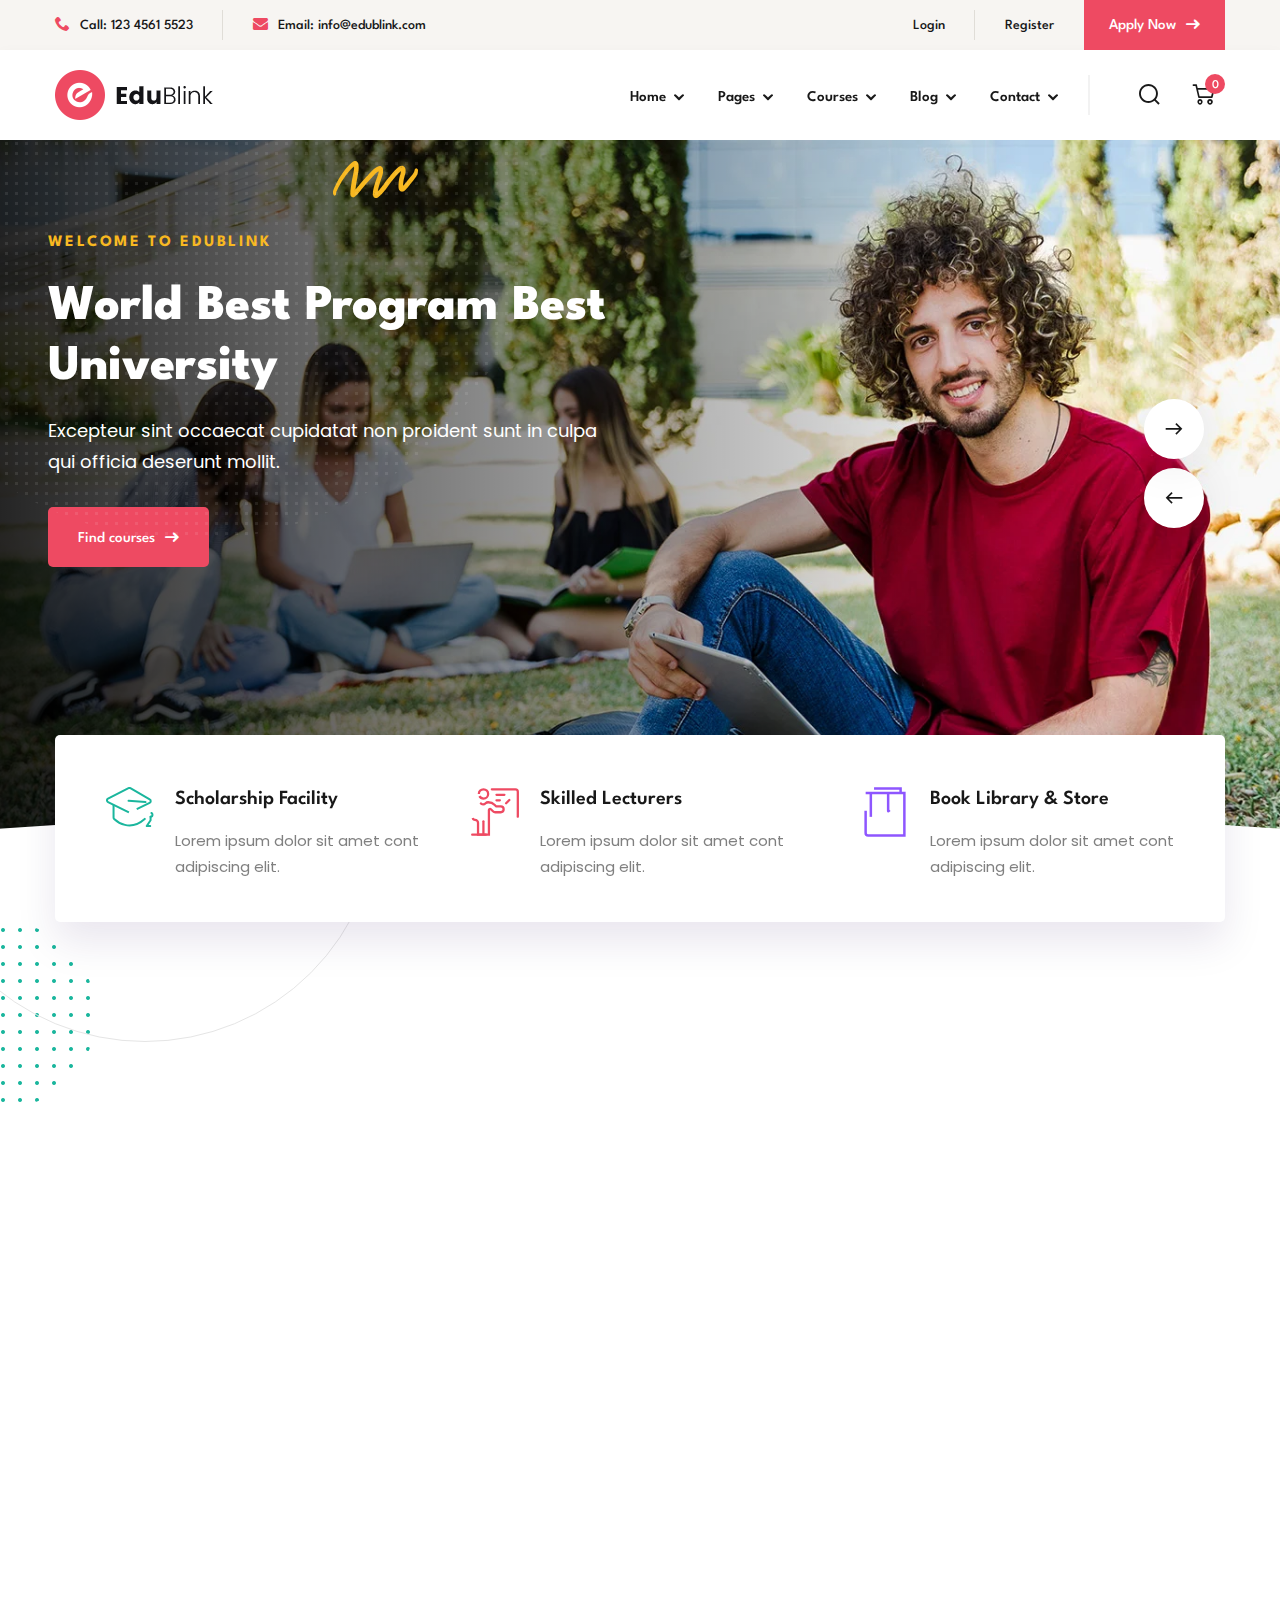
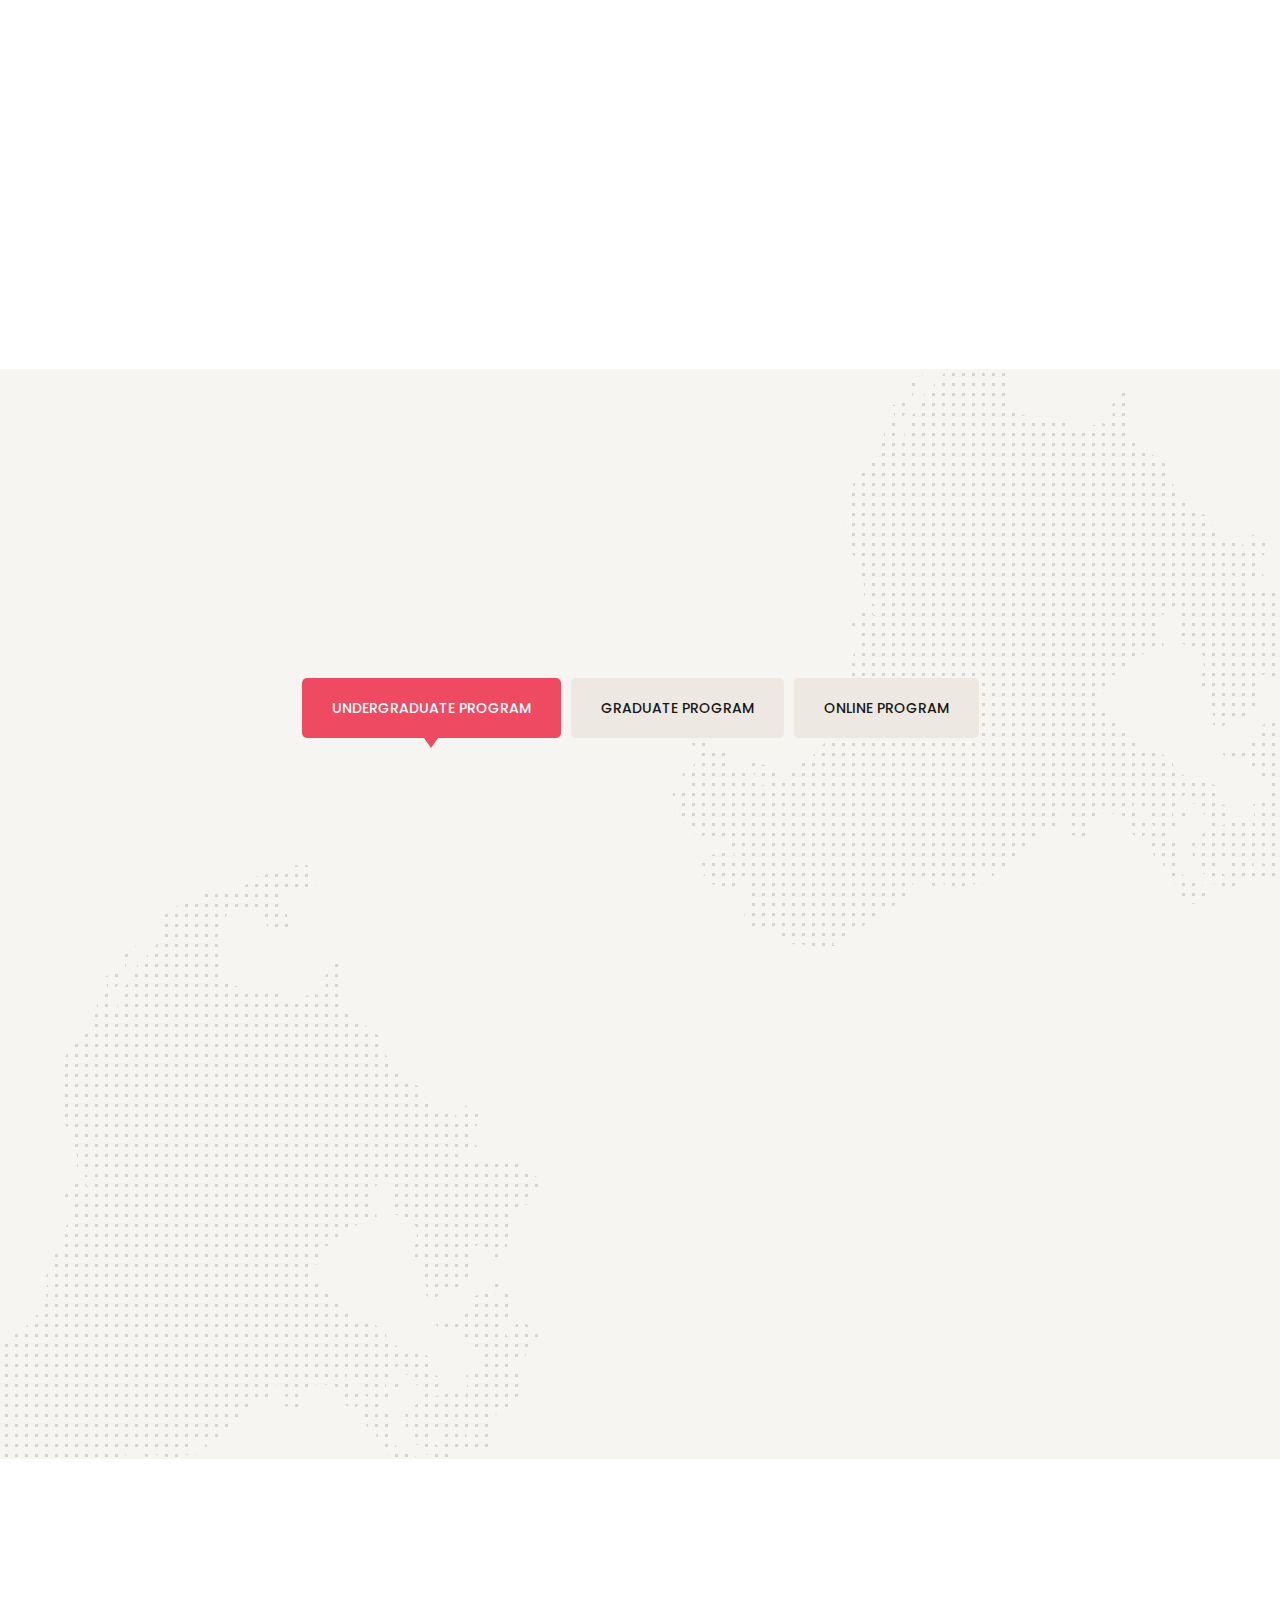
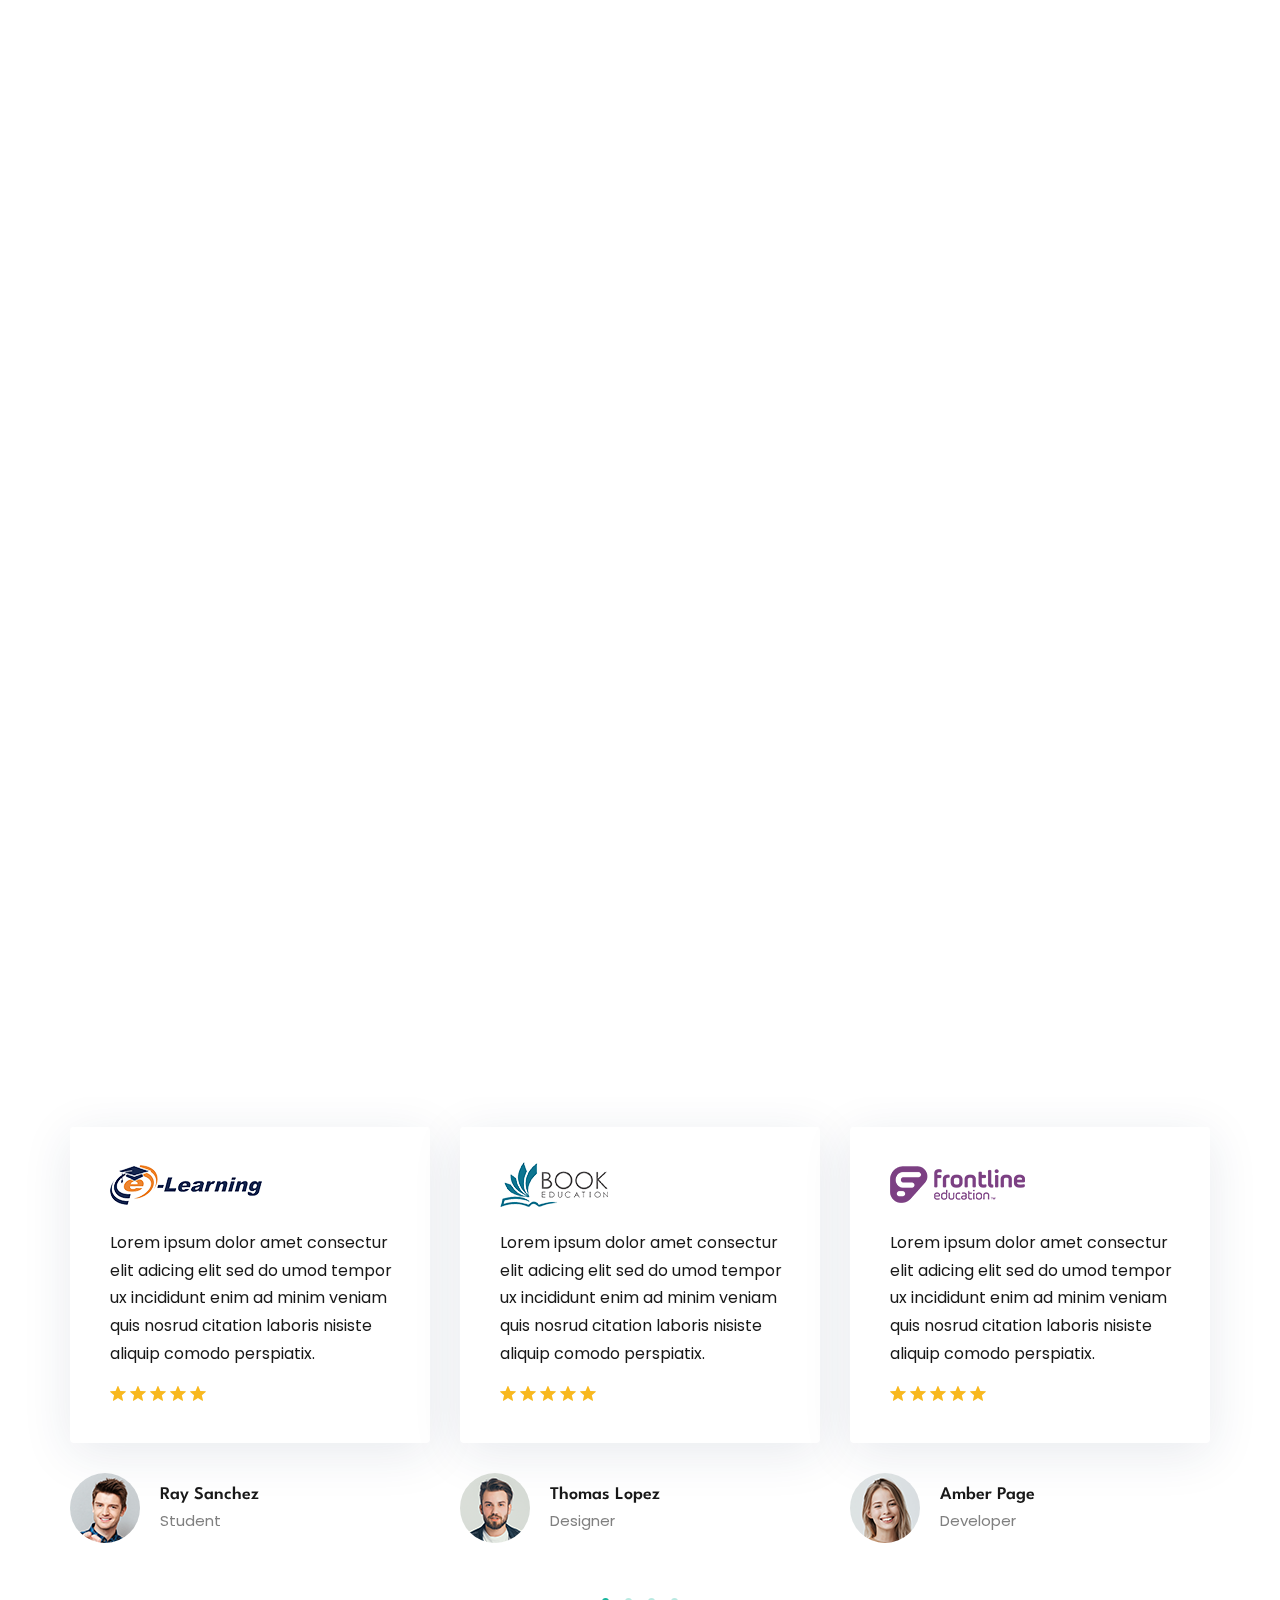
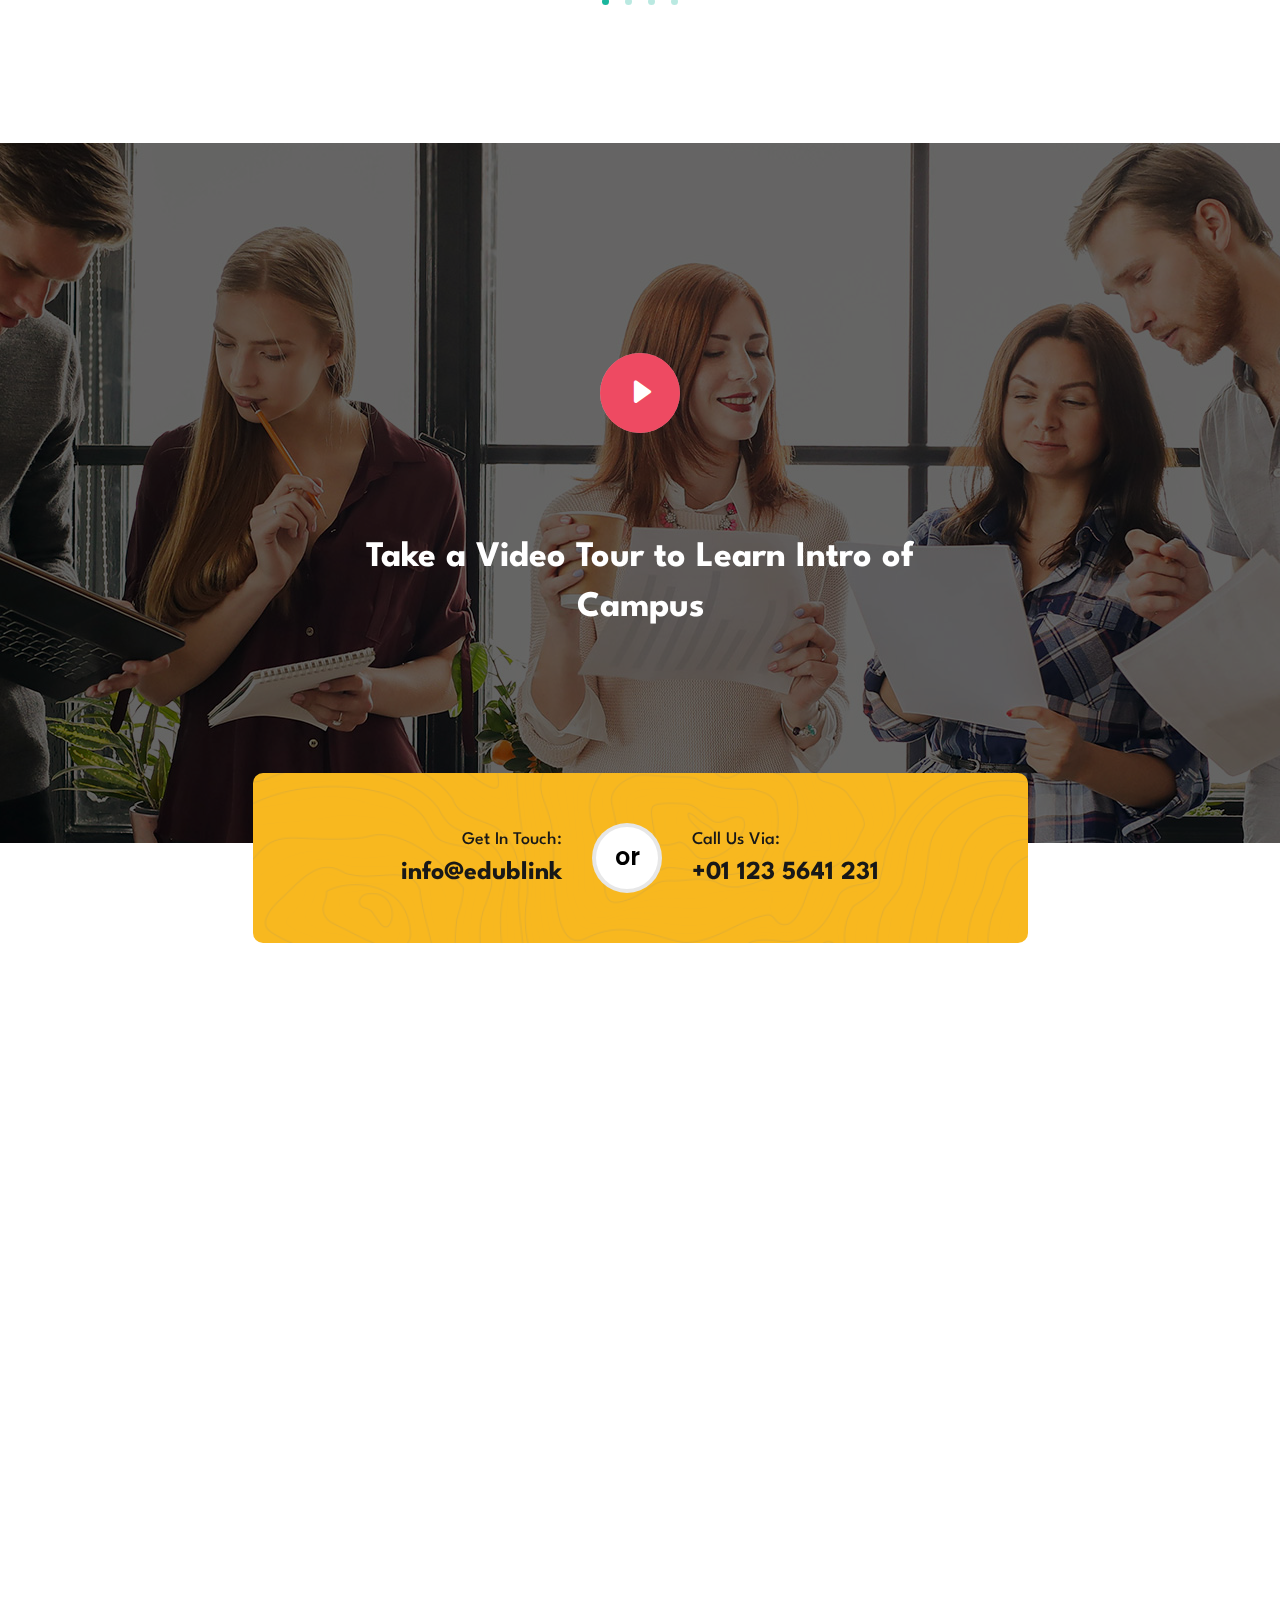
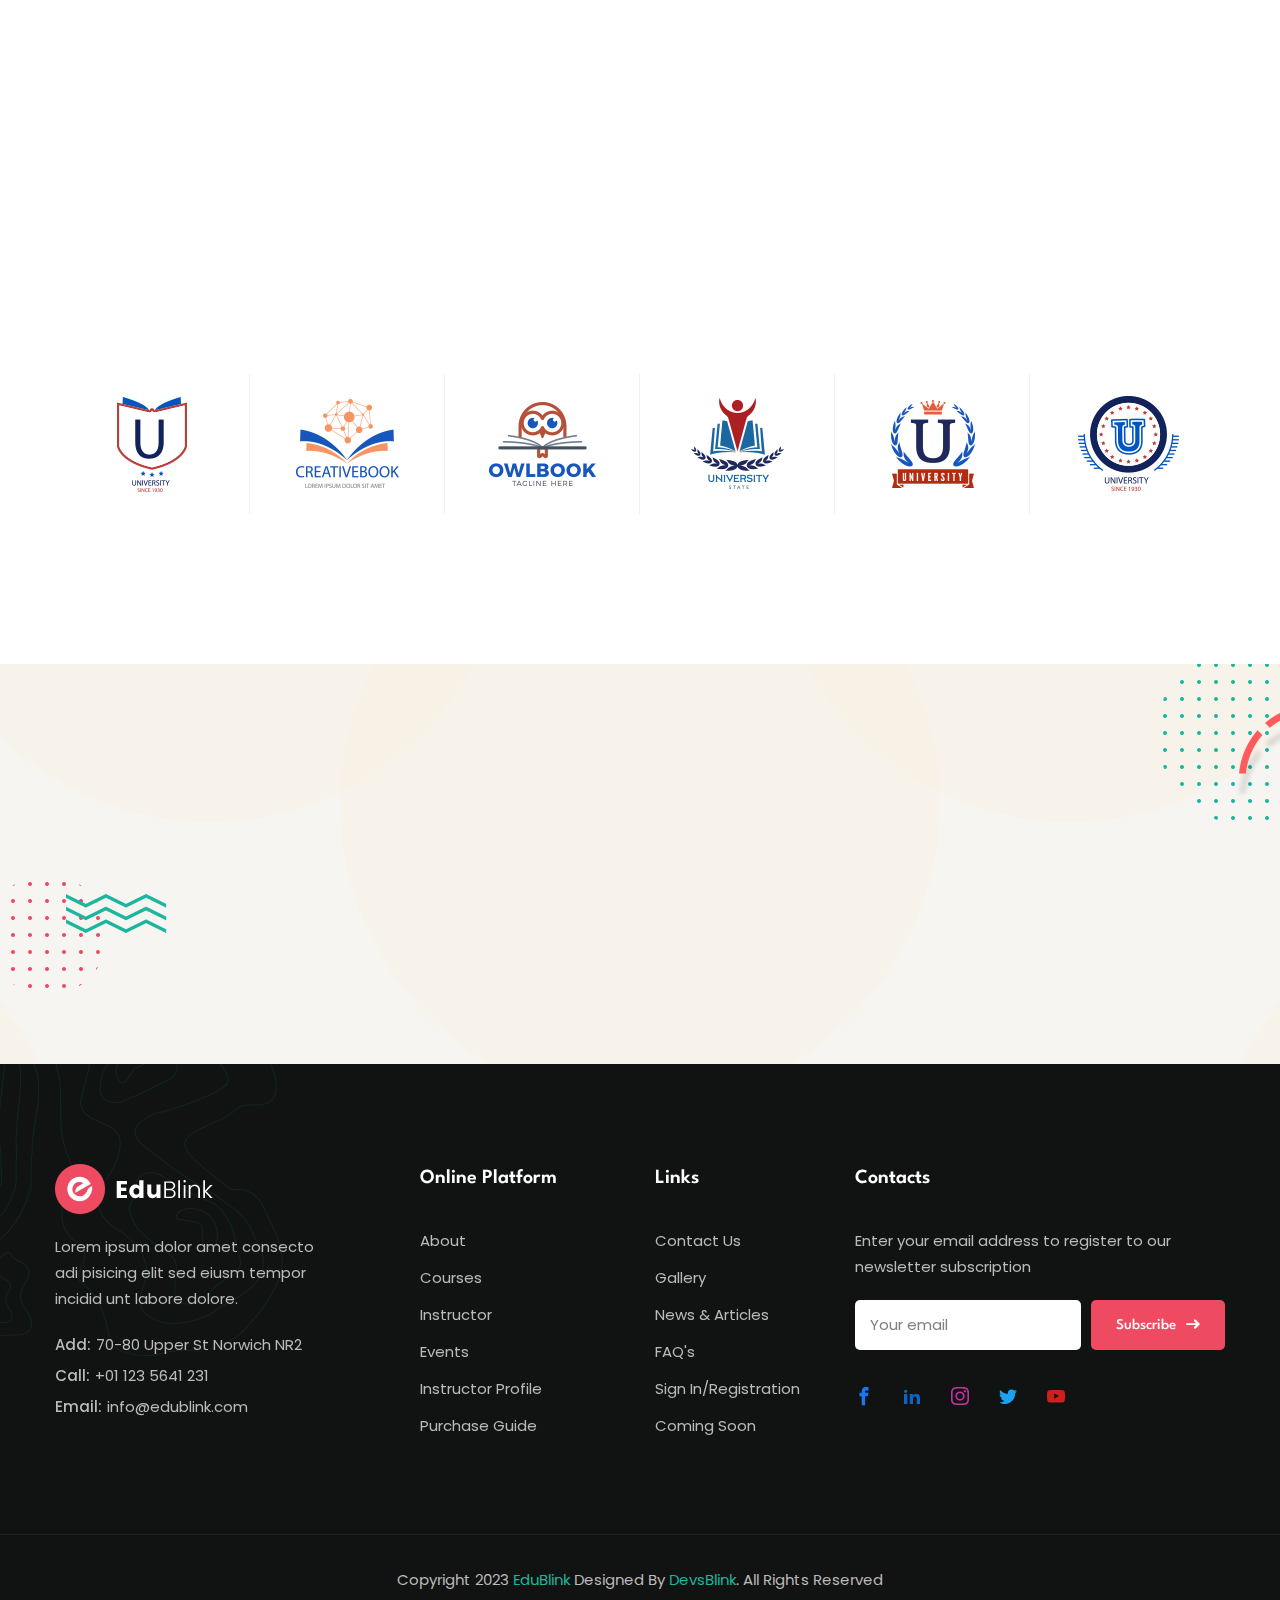
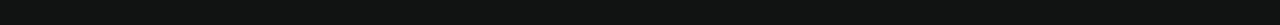
<file: modules/ui/index.html>
<!DOCTYPE html>
<html class="no-js" lang="zxx">

<head>
    <!-- Meta Data -->
    <meta charset="UTF-8">
    <meta http-equiv="X-UA-Compatible" content="IE=edge">
    <title>EduBlink | Online Education Platform</title>
    <meta name="description" content="">
    <meta name="viewport" content="width=device-width, initial-scale=1, shrink-to-fit=no">
    <!-- Favicon -->
    <link rel="shortcut icon" type="image/x-icon" href="assets/images/favicon.png">
    <!-- CSS
	============================================ -->
    <link rel="stylesheet" href="assets/css/vendor/bootstrap.min.css">
    <link rel="stylesheet" href="assets/css/vendor/icomoon.css">
    <link rel="stylesheet" href="assets/css/vendor/remixicon.css">
    <link rel="stylesheet" href="assets/css/vendor/magnifypopup.min.css">
    <link rel="stylesheet" href="assets/css/vendor/odometer.min.css">
    <link rel="stylesheet" href="assets/css/vendor/lightbox.min.css">
    <link rel="stylesheet" href="assets/css/vendor/animation.min.css">
    <link rel="stylesheet" href="assets/css/vendor/jqueru-ui-min.css">
    <link rel="stylesheet" href="assets/css/vendor/swiper-bundle.min.css">
    <link rel="stylesheet" href="assets/css/vendor/tipped.min.css">

    <!-- Site Stylesheet -->
    <link rel="stylesheet" href="assets/css/app.css">

</head>

<body class="sticky-header ">
    <!--[if lte IE 9]>
    <p class="browserupgrade">You are using an <strong>outdated</strong> browser. Please <a href="https://browsehappy.com/">upgrade your browser</a> to improve your experience and security.</p>
  	<![endif]-->

    <div id="edublink-preloader">
        <div class="loading-spinner">
            <div class="preloader-spin-1"></div>
            <div class="preloader-spin-2"></div>
        </div>
        <div class="preloader-close-btn-wraper">
            <span class="btn btn-primary preloader-close-btn">
                Cancel Preloader</span>
        </div>
    </div>

    <div id="main-wrapper" class="main-wrapper">

        <!--=====================================-->
        <!--=        Header Area Start       	=-->
        <!--=====================================-->
        <header class="edu-header header-style-2">
            <div class="header-top-bar">
                <div class="container">
                    <div class="header-top">
                        <div class="header-top-left">
                            <ul class="header-info">
                                <li><a href="tel:+011235641231"><i class="icon-phone"></i>Call: 123 4561 5523</a></li>
                                <li><a href="mailto:info@edublink.com" target="_blank"><i class="icon-envelope"></i>Email: info@edublink.com</a></li>
                            </ul>
                        </div>
                        <div class="header-top-right">
                            <ul class="header-info">
                                <li><a href="#">Login</a></li>
                                <li><a href="#">Register</a></li>
                                <li class="header-btn"><a href="#" class="edu-btn btn-secondary btn-medium">Apply Now <i class="icon-4"></i></a></li>
                            </ul>
                        </div>
                    </div>
                </div>
            </div>
            <div id="edu-sticky-placeholder"></div>
            <div class="header-mainmenu">
                <div class="container">
                    <div class="header-navbar">
                        <div class="header-brand">
                            <div class="logo">
                                <a href="index.html">
                                    <img class="logo-light" src="assets/images/logo/logo-dark-2.png" alt="Corporate Logo">
                                    <img class="logo-dark" src="assets/images/logo/logo-light-2.png" alt="Corporate Logo">

                                </a>
                            </div>
                        </div>
                        <div class="header-mainnav">
                            <nav class="mainmenu-nav">
                                <ul class="mainmenu">
                                    <li class="has-droupdown"><a href="#">Home</a>
                                        <ul class="mega-menu mega-menu-one">
                                            <li>
                                                <ul class="submenu mega-sub-menu mega-sub-menu-01">
                                                    <li><a href="index.html">EduBlink Education <span class="badge-1">hot</span></a></li>
                                                    <li><a href="index-distant-learning.html">Distant Learning</a></li>
                                                    <li><a href="index-university.html">University</a></li>
                                                    <li><a href="index-online-academy.html">Online Academy <span class="badge-1">hot</span></a></li>
                                                    <li><a href="index-modern-schooling.html">Modern Schooling</a></li>
                                                    <li><a href="index-kitchen.html">Kitchen Coach</a></li>
                                                    <li><a href="index-yoga.html">Yoga Instructor</a></li>
                                                </ul>
                                            </li>
                                            <li>
                                                <ul class="submenu mega-sub-menu mega-sub-menu-01">
                                                    <li><a href="index-kindergarten.html">Kindergarten</a></li>
                                                    <li><a href="index-health-coach.html">Health Coch <span class="badge">new</span></a></li>
                                                    <li><a href="index-language-academy.html">Language Academy <span class="badge">new</span></a></li>
                                                    <li><a href="index-remote-training.html">Remote Training <span class="badge">new</span></a></li>
                                                    <li><a href="index-photography.html">Photography <span class="badge">new</span></a></li>
                                                    <li><a href="https://edublink.html.dark.devsblink.com/" target="_blank">Dark Version</a></li>
                                                    <li><a href="index-landing.html">Landing Demo</a></li>
                                                </ul>
                                            </li>
                                            <li>
                                                <ul class="submenu mega-sub-menu-01">
                                                    <li>
                                                        <a href="https://1.envato.market/5bQ022">
                                                            <img src="assets/images/others/mega-menu-image.webp" alt="advertising Image">
                                                        </a>
                                                    </li>
                                                </ul>
                                            </li>
                                        </ul>
                                    </li>
                                    <li class="has-droupdown"><a href="#">Pages</a>
                                        <ul class="mega-menu">
                                            <li>
                                                <h6 class="menu-title">Inner Pages</h6>
                                                <ul class="submenu mega-sub-menu-01">
                                                    <li><a href="about-one.html">About Us 1</a></li>
                                                    <li><a href="about-two.html">About Us 2</a></li>
                                                    <li><a href="about-three.html">About Us 3</a></li>
                                                    <li><a href="team-one.html">Instructor 1</a></li>
                                                    <li><a href="team-two.html">Instructor 2</a></li>
                                                    <li><a href="team-three.html">Instructor 3</a></li>
                                                    <li><a href="team-details.html">Instructor Profile</a></li>
                                                    <li><a href="faq.html">Faq's</a></li>
                                                    <li><a href="404.html">404 Error</a></li>
                                                    <li><a href="coming-soon.html">Coming Soon</a></li>
                                                </ul>
                                            </li>
                                            <li>
                                                <h6 class="menu-title">Inner Pages</h6>
                                                <ul class="submenu mega-sub-menu-01">
                                                    <li><a href="gallery-grid.html">Gallery Grid</a></li>
                                                    <li><a href="gallery-masonry.html">Gallery Masonry</a></li>
                                                    <li><a href="event-grid.html">Event Grid</a></li>
                                                    <li><a href="event-list.html">Event List</a></li>
                                                    <li><a href="event-details.html">Event Details</a></li>
                                                    <li><a href="pricing-table.html">Pricing Table</a></li>
                                                    <li><a href="purchase-guide.html">Purchase Guide</a></li>
                                                    <li><a href="privacy-policy.html">Privacy Policy</a></li>
                                                    <li><a href="terms-condition.html">Terms & Condition</a></li>
                                                    <li><a href="my-account.html">Sign In</a></li>
                                                </ul>
                                            </li>
                                            <li>
                                                <h6 class="menu-title">Shop Pages</h6>
                                                <ul class="submenu mega-sub-menu-01">
                                                    <li><a href="shop.html">Shop</a></li>
                                                    <li><a href="product-details.html">Product Details</a></li>
                                                    <li><a href="cart.html">Cart</a></li>
                                                    <li><a href="wishlist.html">Wishlist</a></li>
                                                    <li><a href="checkout.html">Checkout</a></li>
                                                </ul>
                                            </li>
                                        </ul>
                                    </li>

                                    <li class="has-droupdown"><a href="#">Courses</a>
                                        <ul class="submenu">
                                            <li><a href="course-one.html">Course Style 1</a></li>
                                            <li><a href="course-two.html">Course Style 2</a></li>
                                            <li><a href="course-three.html">Course Style 3</a></li>
                                            <li><a href="course-four.html">Course Style 4</a></li>
                                            <li><a href="course-five.html">Course Style 5</a></li>
                                            <li><a href="course-details.html">Course Details 1</a></li>
                                            <li><a href="course-details-2.html">Course Details 2</a></li>
                                            <li><a href="course-details-3.html">Course Details 3</a></li>
                                        </ul>
                                    </li>

                                    <li class="has-droupdown"><a href="#">Blog</a>
                                        <ul class="submenu">
                                            <li><a href="blog-standard.html">Blog Standard</a></li>
                                            <li><a href="blog-masonry.html">Blog Masonry</a></li>
                                            <li><a href="blog-list.html">Blog List</a></li>
                                            <li><a href="blog-details.html">Blog Details</a></li>
                                        </ul>
                                    </li>
                                    <li class="has-droupdown"><a href="#">Contact</a>
                                        <ul class="submenu">
                                            <li><a href="contact-us.html">Contact Us</a></li>
                                            <li><a href="contact-me.html">Contact Me</a></li>
                                        </ul>
                                    </li>
                                </ul>
                            </nav>
                        </div>
                        <div class="header-right">
                            <ul class="header-action">
                                <li class="icon search-icon">
                                    <a href="javascript:void(0)" class="search-trigger">
                                        <i class="icon-2"></i>
                                    </a>
                                </li>
                                <li class="icon cart-icon">
                                    <a href="cart.html" class="cart-icon">
                                        <i class="icon-3"></i>
                                        <span class="count">0</span>
                                    </a>
                                </li>
                                <li class="mobile-menu-bar d-block d-xl-none">
                                    <button class="hamberger-button">
                                        <i class="icon-54"></i>
                                    </button>
                                </li>
                            </ul>
                        </div>
                    </div>
                </div>
            </div>
            <div class="popup-mobile-menu">
                <div class="inner">
                    <div class="header-top">
                        <div class="logo">
                            <a href="index.html">
                                <img class="logo-light" src="assets/images/logo/logo-dark.png" alt="Corporate Logo">
                                <img class="logo-dark" src="assets/images/logo/logo-white.png" alt="Corporate Logo">
                            </a>
                        </div>
                        <div class="close-menu">
                            <button class="close-button">
                                <i class="icon-73"></i>
                            </button>
                        </div>
                    </div>
                    <ul class="mainmenu">
                        <li class="has-droupdown"><a href="#">Home</a>
                            <ul class="mega-menu mega-menu-one">
                                <li>
                                    <ul class="submenu mega-sub-menu mega-sub-menu-01">
                                        <li><a href="index.html">EduBlink Education <span class="badge-1">hot</span></a></li>
                                        <li><a href="index-distant-learning.html">Distant Learning</a></li>
                                        <li><a href="index-university.html">University</a></li>
                                        <li><a href="index-online-academy.html">Online Academy <span class="badge-1">hot</span></a></li>
                                        <li><a href="index-modern-schooling.html">Modern Schooling</a></li>
                                        <li><a href="index-kitchen.html">Kitchen Coach</a></li>
                                        <li><a href="index-yoga.html">Yoga Instructor</a></li>
                                    </ul>
                                </li>
                                <li>
                                    <ul class="submenu mega-sub-menu mega-sub-menu-01">
                                        <li><a href="index-kindergarten.html">Kindergarten</a></li>
                                        <li><a href="index-health-coach.html">Health Coch <span class="badge">new</span></a></li>
                                        <li><a href="index-language-academy.html">Language Academy <span class="badge">new</span></a></li>
                                        <li><a href="index-remote-training.html">Remote Training <span class="badge">new</span></a></li>
                                        <li><a href="index-photography.html">Photography <span class="badge">new</span></a></li>
                                        <li><a href="https://edublink.html.dark.devsblink.com/" target="_blank">Dark Version</a></li>
                                        <li><a href="index-landing.html">Landing Demo</a></li>
                                    </ul>
                                </li>
                                <li>
                                    <ul class="submenu mega-sub-menu-01">
                                        <li>
                                            <a href="https://1.envato.market/5bQ022">
                                                <img src="assets/images/others/mega-menu-image.webp" alt="advertising Image">
                                            </a>
                                        </li>
                                    </ul>
                                </li>
                            </ul>
                        </li>
                        <li class="has-droupdown"><a href="#">Pages</a>
                            <ul class="mega-menu">
                                <li>
                                    <h6 class="menu-title">Inner Pages</h6>
                                    <ul class="submenu mega-sub-menu-01">
                                        <li><a href="about-one.html">About Us 1</a></li>
                                        <li><a href="about-two.html">About Us 2</a></li>
                                        <li><a href="about-three.html">About Us 3</a></li>
                                        <li><a href="team-one.html">Instructor 1</a></li>
                                        <li><a href="team-two.html">Instructor 2</a></li>
                                        <li><a href="team-three.html">Instructor 3</a></li>
                                        <li><a href="team-details.html">Instructor Profile</a></li>
                                        <li><a href="faq.html">Faq's</a></li>
                                        <li><a href="404.html">404 Error</a></li>
                                        <li><a href="coming-soon.html">Coming Soon</a></li>
                                    </ul>
                                </li>
                                <li>
                                    <h6 class="menu-title">Inner Pages</h6>
                                    <ul class="submenu mega-sub-menu-01">
                                        <li><a href="gallery-grid.html">Gallery Grid</a></li>
                                        <li><a href="gallery-masonry.html">Gallery Masonry</a></li>
                                        <li><a href="event-grid.html">Event Grid</a></li>
                                        <li><a href="event-list.html">Event List</a></li>
                                        <li><a href="event-details.html">Event Details</a></li>
                                        <li><a href="pricing-table.html">Pricing Table</a></li>
                                        <li><a href="purchase-guide.html">Purchase Guide</a></li>
                                        <li><a href="privacy-policy.html">Privacy Policy</a></li>
                                        <li><a href="terms-condition.html">Terms & Condition</a></li>
                                        <li><a href="my-account.html">Sign In</a></li>
                                    </ul>
                                </li>
                                <li>
                                    <h6 class="menu-title">Shop Pages</h6>
                                    <ul class="submenu mega-sub-menu-01">
                                        <li><a href="shop.html">Shop</a></li>
                                        <li><a href="product-details.html">Product Details</a></li>
                                        <li><a href="cart.html">Cart</a></li>
                                        <li><a href="wishlist.html">Wishlist</a></li>
                                        <li><a href="checkout.html">Checkout</a></li>
                                    </ul>
                                </li>
                            </ul>
                        </li>

                        <li class="has-droupdown"><a href="#">Courses</a>
                            <ul class="submenu">
                                <li><a href="course-one.html">Course Style 1</a></li>
                                <li><a href="course-two.html">Course Style 2</a></li>
                                <li><a href="course-three.html">Course Style 3</a></li>
                                <li><a href="course-four.html">Course Style 4</a></li>
                                <li><a href="course-five.html">Course Style 5</a></li>
                                <li><a href="course-details.html">Course Details 1</a></li>
                                <li><a href="course-details-2.html">Course Details 2</a></li>
                                <li><a href="course-details-3.html">Course Details 3</a></li>
                            </ul>
                        </li>

                        <li class="has-droupdown"><a href="#">Blog</a>
                            <ul class="submenu">
                                <li><a href="blog-standard.html">Blog Standard</a></li>
                                <li><a href="blog-masonry.html">Blog Masonry</a></li>
                                <li><a href="blog-list.html">Blog List</a></li>
                                <li><a href="blog-details.html">Blog Details</a></li>
                            </ul>
                        </li>
                        <li class="has-droupdown"><a href="#">Contact</a>
                            <ul class="submenu">
                                <li><a href="contact-us.html">Contact Us</a></li>
                                <li><a href="contact-me.html">Contact Me</a></li>
                            </ul>
                        </li>
                    </ul>
                </div>
            </div>
            <!-- Start Search Popup  -->
            <div class="edu-search-popup">
                <div class="content-wrap">
                    <div class="site-logo">
                        <img class="logo-light" src="assets/images/logo/logo-dark.png" alt="Corporate Logo">
                        <img class="logo-dark" src="assets/images/logo/logo-white.png" alt="Corporate Logo">
                    </div>
                    <div class="close-button">
                        <button class="close-trigger"><i class="icon-73"></i></button>
                    </div>
                    <div class="inner">
                        <form class="search-form" action="#">
                            <input type="text" class="edublink-search-popup-field" placeholder="Search Here...">
                            <button class="submit-button"><i class="icon-2"></i></button>
                        </form>
                    </div>
                </div>
            </div>
            <!-- End Search Popup  -->
        </header>


        <!--=====================================-->
        <!--=       Hero Banner Area Start      =-->
        <!--=====================================-->
        <div class="hero-banner hero-style-3 bg-image">
            <div class="swiper university-activator">
                <div class="swiper-wrapper">
                    <div class="swiper-slide">
                        <img data-transform-origin='center center' data-src="assets/images/bg/bg-image-17.webp" class="swiper-lazy" alt="image">
                        <div class="thumbnail-bg-content">
                            <div class="container edublink-animated-shape">
                                <div class="row">
                                    <div class="col-7">
                                        <div class="banner-content">
                                            <span class="subtitle" data-sal="slide-up" data-sal-duration="1000">Welcome to EduBlink</span>
                                            <h1 class="title" data-sal-delay="100" data-sal="slide-up" data-sal-duration="1000">World Best Program Best University</h1>
                                            <p data-sal-delay="200" data-sal="slide-up" data-sal-duration="1000">Excepteur sint occaecat cupidatat non proident sunt in culpa qui officia deserunt mollit.</p>
                                            <div class="banner-btn" data-sal-delay="400" data-sal="slide-up" data-sal-duration="1000">
                                                <a href="#" class="edu-btn btn-secondary">Find courses <i class="icon-4"></i></a>
                                            </div>
                                        </div>
                                    </div>
                                </div>
                            </div>
                        </div>
                    </div>
                    <div class="swiper-slide">
                        <img data-transform-origin='center center' data-src="assets/images/bg/bg-image-28.webp" class="swiper-lazy" alt="image">
                        <div class="thumbnail-bg-content">
                            <div class="container edublink-animated-shape">
                                <div class="row">
                                    <div class="col-7">
                                        <div class="banner-content">
                                            <span class="subtitle" data-sal="slide-up" data-sal-duration="1000">Welcome to EduBlink</span>
                                            <h1 class="title" data-sal-delay="100" data-sal="slide-up" data-sal-duration="1000">World Best Program Best University</h1>
                                            <p data-sal-delay="200" data-sal="slide-up" data-sal-duration="1000">Excepteur sint occaecat cupidatat non proident sunt in culpa qui officia deserunt mollit.</p>
                                            <div class="banner-btn" data-sal-delay="400" data-sal="slide-up" data-sal-duration="1000">
                                                <a href="#" class="edu-btn btn-secondary">Find courses <i class="icon-4"></i></a>
                                            </div>
                                        </div>
                                    </div>
                                </div>
                            </div>
                        </div>
                    </div>
                    <div class="swiper-slide">
                        <img data-transform-origin='center center' data-src="assets/images/bg/bg-image-26.webp" class="swiper-lazy" alt="image">
                        <div class="thumbnail-bg-content">
                            <div class="container edublink-animated-shape">
                                <div class="row">
                                    <div class="col-7">
                                        <div class="banner-content">
                                            <span class="subtitle" data-sal="slide-up" data-sal-duration="1000">Welcome to EduBlink</span>
                                            <h1 class="title" data-sal-delay="100" data-sal="slide-up" data-sal-duration="1000">World Best Program Best University</h1>
                                            <p data-sal-delay="200" data-sal="slide-up" data-sal-duration="1000">Excepteur sint occaecat cupidatat non proident sunt in culpa qui officia deserunt mollit.</p>
                                            <div class="banner-btn" data-sal-delay="400" data-sal="slide-up" data-sal-duration="1000">
                                                <a href="#" class="edu-btn btn-secondary">Find courses <i class="icon-4"></i></a>
                                            </div>
                                        </div>
                                    </div>
                                </div>
                            </div>
                        </div>
                    </div>
                </div>
                <div class="hero-slider-bg-controls">
                    <div class="swiper-slide-controls slide-prev">
                        <i class="icon-west"></i>
                    </div>
                    <div class="swiper-slide-controls slide-next">
                        <i class="icon-east"></i>
                    </div>
                </div>
            </div>
            <ul class="shape-group">
                <li class="shape-1 scene" data-sal-delay="1000" data-sal="fade" data-sal-duration="1000">
                    <img data-depth="2" src="assets/images/others/shape-10.png" alt="Shape">
                </li>
                <li class="shape-2 scene" data-sal-delay="1000" data-sal="fade" data-sal-duration="1000">
                    <img data-depth="-3" src="assets/images/others/shape-11.png" alt="Shape">
                </li>
                <li class="shape-3">
                    <img src="assets/images/others/shape-25.png" alt="Shape">
                </li>
            </ul>
        </div>
        <!--=====================================-->
        <!--=       Features Area Start      	=-->
        <!--=====================================-->
        <!-- Start Categories Area  -->
        <div class="features-area-3">
            <div class="container">
                <div class="features-grid-wrap">
                    <div class="features-box features-style-3 color-primary-style edublink-svg-animate">
                        <div class="icon">
                            <img class="svgInject" src="assets/images/animated-svg-icons/scholarship-facility.svg" alt="animated icon">
                            <!-- <i class="icon-34"></i> -->
                        </div>
                        <div class="content">
                            <h4 class="title">Scholarship Facility</h4>
                            <p>Lorem ipsum dolor sit amet cont adipiscing elit.</p>
                        </div>
                    </div>
                    <div class="features-box features-style-3 color-secondary-style edublink-svg-animate">
                        <div class="icon">
                            <img class="svgInject" src="assets/images/animated-svg-icons/skilled-lecturers.svg" alt="animated icon">
                        </div>
                        <div class="content">
                            <h4 class="title">Skilled Lecturers</h4>
                            <p>Lorem ipsum dolor sit amet cont adipiscing elit.</p>
                        </div>
                    </div>
                    <div class="features-box features-style-3 color-extra02-style edublink-svg-animate">
                        <div class="icon">
                            <img class="svgInject" src="assets/images/animated-svg-icons/book-library.svg" alt="animated icon">
                            <!-- <i class="icon-36"></i> -->
                        </div>
                        <div class="content">
                            <h4 class="title">Book Library &amp; Store</h4>
                            <p>Lorem ipsum dolor sit amet cont adipiscing elit.</p>
                        </div>
                    </div>
                </div>
            </div>
        </div>
        <!-- End Categories Area  -->
        <!--=====================================-->
        <!--=       About Area Start      		=-->
        <!--=====================================-->
        <div class="edu-about-area about-style-3">
            <div class="container">
                <div class="row g-5 align-items-center">
                    <div class="col-lg-6" data-sal-delay="50" data-sal="slide-up" data-sal-duration="800">
                        <div class="about-content">
                            <div class="section-title section-left">
                                <span class="pre-title">About Us</span>
                                <h2 class="title">We Provide Best <span class="color-primary">Education</span> Services For You</h2>
                                <span class="shape-line"><i class="icon-19"></i></span>
                            </div>
                            <ul class="nav nav-tabs" role="tablist">
                                <li class="nav-item" role="presentation">
                                    <button class="nav-link active" data-bs-toggle="tab" data-bs-target="#about-edu" type="button" role="tab" aria-selected="true">About EduBlink</button>
                                </li>
                                <li class="nav-item" role="presentation">
                                    <button class="nav-link" data-bs-toggle="tab" data-bs-target="#about-mission" type="button" role="tab" aria-selected="false">Our Mission</button>
                                </li>
                                <li class="nav-item" role="presentation">
                                    <button class="nav-link" data-bs-toggle="tab" data-bs-target="#about-vision" type="button" role="tab" aria-selected="false">Our Vision</button>
                                </li>
                            </ul>
                            <div class="tab-content">
                                <div class="tab-pane fade show active" id="about-edu" role="tabpanel">
                                    <p>Magna aliquaenim minim veniam quis nostrud exercitation ullamco laborisLorem ipsum dolor sit amet consectetur adipisicing elit sed do eius tempor incididunt labore.</p>
                                    <ul class="features-list">
                                        <li>Education award achived</li>
                                        <li>Available online courses</li>
                                    </ul>
                                </div>
                                <div class="tab-pane fade" id="about-mission" role="tabpanel">
                                    <p>Duis aute irure dolor in reprehenderit in voluptate velit esse cillum dolore eu fugiat nulla pariatur. Excepteur sint occaecat cupidatat non proident, sunt in culpa.</p>
                                    <ul class="features-list">
                                        <li>Industry Expert Instructor</li>
                                        <li>Up-to-Date Course Content</li>
                                    </ul>
                                </div>
                                <div class="tab-pane fade" id="about-vision" role="tabpanel">
                                    <p>Lorem ipsum dolor sit amet, consectetur adipiscing elit, sed do eiusmod tempor incididunt ut labore et dolore magna aliqua. Ut enim ad minim veniam, quis nostrud exer.</p>
                                    <ul class="features-list">
                                        <li>Online Remote Learning</li>
                                        <li>Lifetime Access For Learning</li>
                                    </ul>
                                </div>
                            </div>
                        </div>
                    </div>
                    <div class="col-lg-6">
                        <div class="about-image-gallery">
                            <img class="main-img-1" data-sal-delay="100" data-sal="slide-up" data-sal-duration="800" src="assets/images/about/about-04.webp" alt="About Image">
                            <img class="main-img-2" data-sal-delay="100" data-sal="slide-left" data-sal-duration="800" src="assets/images/about/about-05.webp" alt="About Image">
                            <ul class="shape-group">
                                <li class="shape-1 scene" data-sal-delay="500" data-sal="fade" data-sal-duration="200">
                                    <img data-depth="2" src="assets/images/about/shape-13.png" alt="Shape">
                                </li>
                                <li class="shape-2 scene" data-sal-delay="500" data-sal="fade" data-sal-duration="200">
                                    <img data-depth="-2" src="assets/images/about/shape-39.png" alt="Shape">
                                </li>
                                <li class="shape-3 scene" data-sal-delay="500" data-sal="fade" data-sal-duration="200">
                                    <img data-depth="2" src="assets/images/about/shape-07.png" alt="Shape">
                                </li>
                                <li class="shape-4" data-sal-delay="500" data-sal="fade" data-sal-duration="200">
                                    <span></span>
                                </li>
                            </ul>
                        </div>
                    </div>
                </div>
            </div>
            <ul class="shape-group">
                <li class="shape-5">
                    <img class="rotateit" src="assets/images/about/shape-13.png" alt="Shape">
                </li>
                <li class="shape-6">
                    <span></span>
                </li>
            </ul>
        </div>
        <!--=====================================-->
        <!--=       CounterUp Area Start      	=-->
        <!--=====================================-->
        <div class="counterup-area-1 gap-lg-bottom-equal">
            <div class="container">
                <div class="row g-5">
                    <div class="col-lg-3 col-sm-6" data-sal-delay="50" data-sal="slide-up" data-sal-duration="800">
                        <div class="edu-counterup counterup-style-1">
                            <h2 class="counter-item count-number primary-color">
                                <span class="odometer" data-odometer-final="29.3">.</span><span>K</span>
                            </h2>
                            <h6 class="title">STUDENT ENROLLED</h6>
                        </div>
                    </div>
                    <div class="col-lg-3 col-sm-6" data-sal-delay="100" data-sal="slide-up" data-sal-duration="800">
                        <div class="edu-counterup counterup-style-1">
                            <h2 class="counter-item count-number secondary-color">
                                <span class="odometer" data-odometer-final="32.4">.</span><span>K</span>
                            </h2>
                            <h6 class="title">Class Completed</h6>
                        </div>
                    </div>
                    <div class="col-lg-3 col-sm-6" data-sal-delay="150" data-sal="slide-up" data-sal-duration="800">
                        <div class="edu-counterup counterup-style-1">
                            <h2 class="counter-item count-number extra02-color">
                                <span class="odometer" data-odometer-final="100">.</span><span>%</span>
                            </h2>
                            <h6 class="title">Satisfaction Rate</h6>
                        </div>
                    </div>
                    <div class="col-lg-3 col-sm-6" data-sal-delay="200" data-sal="slide-up" data-sal-duration="800">
                        <div class="edu-counterup counterup-style-1">
                            <h2 class="counter-item count-number extra05-color">
                                <span class="odometer" data-odometer-final="354">.</span><span>+</span>
                            </h2>
                            <h6 class="title">Top Instructors</h6>
                        </div>
                    </div>
                </div>
            </div>
        </div>
        <!--=====================================-->
        <!--=       Course Area Start      		=-->
        <!--=====================================-->
        <!-- Start Course Area  -->
        <div class="edu-course-area course-area-3 section-gap-large bg-lighten04">
            <div class="container">
                <div class="section-title section-center" data-sal-delay="150" data-sal="slide-up" data-sal-duration="800">
                    <span class="pre-title">Popular Courses</span>
                    <h2 class="title">Academic Programs</h2>
                    <span class="shape-line"><i class="icon-19"></i></span>
                </div>
                <div class="isotope-wrapper">
                    <div class="isotop-button isotop-filter">
                        <button data-filter=".undergraduate" class="is-checked">
                            <span class="filter-text">Undergraduate Program</span>
                        </button>
                        <button data-filter=".graduate">
                            <span class="filter-text">Graduate Program</span>
                        </button>
                        <button data-filter=".online">
                            <span class="filter-text">Online Program</span>
                        </button>
                    </div>
                    <div class="row g-5 isotope-list">
                        <!-- Start Single Course  -->
                        <div class="col-md-6 col-lg-4 isotope-item undergraduate graduate">
                            <div class="edu-course course-style-3" data-sal-delay="100" data-sal="slide-up" data-sal-duration="800">
                                <div class="inner">
                                    <div class="thumbnail">
                                        <a href="course-details.html">
                                            <img src="assets/images/course/course-08.jpg" alt="Course Meta">
                                        </a>
                                        <div class="time-top">
                                            <span class="duration"><i class="icon-61"></i>Online + Onsite</span>
                                        </div>
                                    </div>
                                    <div class="content">
                                        <span class="course-level">Management</span>
                                        <h5 class="title">
                                            <a href="course-details.html">Public Administration</a>
                                        </h5>
                                        <p>Lorem ipsum dolor sit amet consectur elit sed eiusmod ex tempor incididunt labore dolore magna.</p>
                                        <div class="course-rating">
                                            <div class="rating">
                                                <i class="icon-23"></i>
                                                <i class="icon-23"></i>
                                                <i class="icon-23"></i>
                                                <i class="icon-23"></i>
                                                <i class="icon-23"></i>
                                            </div>
                                            <span class="rating-count">(5.0 /7 Rating)</span>
                                        </div>
                                        <div class="read-more-btn">
                                            <a class="edu-btn btn-small btn-secondary" href="course-details.html">Learn More <i class="icon-4"></i></a>
                                        </div>
                                    </div>
                                </div>
                            </div>
                        </div>
                        <!-- End Single Course  -->
                        <!-- Start Single Course  -->
                        <div class="col-md-6 col-lg-4 isotope-item undergraduate graduate">
                            <div class="edu-course course-style-3" data-sal-delay="200" data-sal="slide-up" data-sal-duration="800">
                                <div class="inner">
                                    <div class="thumbnail">
                                        <a href="course-details.html">
                                            <img src="assets/images/course/course-09.jpg" alt="Course Meta">
                                        </a>
                                        <div class="time-top">
                                            <span class="duration"><i class="icon-61"></i>Online + Onsite</span>
                                        </div>
                                    </div>
                                    <div class="content">
                                        <span class="course-level">Economics</span>
                                        <h5 class="title">
                                            <a href="course-details.html">Major in Economics</a>
                                        </h5>
                                        <p>Lorem ipsum dolor sit amet consectur elit sed eiusmod ex tempor incididunt labore dolore magna.</p>
                                        <div class="course-rating">
                                            <div class="rating">
                                                <i class="icon-23"></i>
                                                <i class="icon-23"></i>
                                                <i class="icon-23"></i>
                                                <i class="icon-23"></i>
                                                <i class="icon-23"></i>
                                            </div>
                                            <span class="rating-count">(4.9 /5 Rating)</span>
                                        </div>
                                        <div class="read-more-btn">
                                            <a class="edu-btn btn-small btn-secondary" href="course-details.html">Learn More <i class="icon-4"></i></a>
                                        </div>
                                    </div>
                                </div>
                            </div>
                        </div>
                        <!-- End Single Course  -->
                        <!-- Start Single Course  -->
                        <div class="col-md-6 col-lg-4 isotope-item undergraduate online">
                            <div class="edu-course course-style-3" data-sal-delay="300" data-sal="slide-up" data-sal-duration="800">
                                <div class="inner">
                                    <div class="thumbnail">
                                        <a href="course-details.html">
                                            <img src="assets/images/course/course-10.jpg" alt="Course Meta">
                                        </a>
                                        <div class="time-top">
                                            <span class="duration"><i class="icon-61"></i>Online Only</span>
                                        </div>
                                    </div>
                                    <div class="content">
                                        <span class="course-level">Business</span>
                                        <h5 class="title">
                                            <a href="course-details.html">Business Studies</a>
                                        </h5>
                                        <p>Lorem ipsum dolor sit amet consectur elit sed eiusmod ex tempor incididunt labore dolore magna.</p>
                                        <div class="course-rating">
                                            <div class="rating">
                                                <i class="icon-23"></i>
                                                <i class="icon-23"></i>
                                                <i class="icon-23"></i>
                                                <i class="icon-23"></i>
                                                <i class="icon-23"></i>
                                            </div>
                                            <span class="rating-count">(4.7 /9 Rating)</span>
                                        </div>
                                        <div class="read-more-btn">
                                            <a class="edu-btn btn-small btn-secondary" href="course-details.html">Learn More <i class="icon-4"></i></a>
                                        </div>
                                    </div>
                                </div>
                            </div>
                        </div>
                        <!-- End Single Course  -->
                    </div>
                </div>
            </div>
            <ul class="shape-group">
                <li class="shape-1">
                    <img class="d-block-shape-light" data-depth="2" src="assets/images/others/map-shape-3.png" alt="Shape">
                    <img class="d-none-shape-dark" data-depth="2" src="assets/images/others/3-Home-1.png" alt="Shape">
                </li>
                <li class="shape-2">
                    <img class="d-block-shape-light" data-depth="2" src="assets/images/others/map-shape-3.png" alt="Shape">
                    <img class="d-none-shape-dark" data-depth="2" src="assets/images/others/dark-map-shape-3.png" alt="Shape">
                </li>
            </ul>
        </div>
        <!-- End Course Area -->
        <!--=====================================-->
        <!--=       	Campus Area Start      =-->
        <!--=====================================-->
        <!-- Start Campus Area  -->
        <div class="edu-campus-area gap-lg-top-equal">
            <div class="container edublink-animated-shape">
                <div class="row g-5">
                    <div class="col-xl-7" data-sal-delay="50" data-sal="slide-right" data-sal-duration="800">
                        <div class="campus-image-gallery">
                            <div class="campus-thumbnail">
                                <div class="thumbnail">
                                    <img src="assets/images/others/campus-01.webp" alt="Campus">
                                </div>
                            </div>
                            <ul class="shape-group">
                                <li class="shape-1 scene">
                                    <span data-depth=".8"></span>
                                </li>
                                <li class="shape-2 scene">
                                    <img data-depth="1.5" src="assets/images/about/shape-21.png" alt="Shape">
                                </li>
                                <li class="shape-3 scene">
                                    <img data-depth="-1.5" src="assets/images/about/shape-13.png" alt="Shape">
                                </li>
                            </ul>
                        </div>
                    </div>
                    <div class="col-xl-5" data-sal-delay="50" data-sal="slide-left" data-sal-duration="800">
                        <div class="campus-content">
                            <div class="inner">
                                <div class="section-title section-left">
                                    <span class="pre-title">Campus</span>
                                    <h2 class="title">Campus Life</h2>
                                    <span class="shape-line"><i class="icon-19"></i></span>
                                </div>
                                <div class="features-list">
                                    <div class="features-box color-secondary-style">
                                        <div class="icon">
                                            <i class="icon-37 watch-icon"></i>
                                        </div>
                                        <div class="content">
                                            <h5 class="title">Student Life</h5>
                                            <p>Nostrud exer ciation laboris nis aliqup comodo perspiatix omnis iste natus.</p>
                                        </div>
                                    </div>
                                    <div class="features-box color-primary-style">
                                        <div class="icon">
                                            <i class="icon-38 art-board-icon"></i>
                                        </div>
                                        <div class="content">
                                            <h5 class="title">Arts & Clubs</h5>
                                            <p>Omnis iste natus error sit voluptatem accusan tium doloreque laudantum.</p>
                                        </div>
                                    </div>
                                    <div class="features-box color-extra05-style">
                                        <div class="icon">
                                            <i class="icon-39 fitness-icon"></i>
                                        </div>
                                        <div class="content">
                                            <h5 class="title">Sports &amp; Fitness</h5>
                                            <p>Tempor incididunt ut labore et dolore magna aliqua enim minim veniam quis.</p>
                                        </div>
                                    </div>
                                </div>
                            </div>

                            <ul class="shape-group">
                                <li class="shape-4 scene">
                                    <span data-depth=".8"></span>
                                </li>
                                <li class="shape-5 scene">
                                    <span data-depth="2"></span>
                                </li>
                                <li class="shape-6 scene">
                                    <img data-depth="-2" src="assets/images/about/shape-25.png" alt="Shape">
                                </li>
                            </ul>
                        </div>
                    </div>
                </div>
            </div>
        </div>
        <!-- End Campus Area  -->
        <!--=====================================-->
        <!--=       Testimonial Area Start      =-->
        <!--=====================================-->
        <!-- Start Testimonial Area  -->
        <div class="testimonial-area-2 section-gap-large">
            <div class="container edublink-animated-shape">
                <div class="row justify-content-center">
                    <div class="col-lg-6">
                        <div class="section-title section-center" data-sal-delay="150" data-sal="slide-up" data-sal-duration="800">
                            <span class="pre-title">Testimonials</span>
                            <h2 class="title">What Our Students <br> Have To Say</h2>
                            <span class="shape-line"><i class="icon-19"></i></span>
                            <p>Lorem ipsum dolor sit amet consectur adipiscing elit sed eiusmod tempor incidid unt labore dolore magna aliquaenim minim.</p>
                        </div>
                    </div>
                </div>
                <div class="testimonial-activation swiper">
                    <div class="swiper-wrapper">
                        <div class="swiper-slide">
                            <div class="testimonial-slide">
                                <div class="content">
                                    <div class="logo"><img src="assets/images/testimonial/logo-01.png" alt="Logo"></div>
                                    <p>Lorem ipsum dolor amet consectur elit adicing elit sed do umod tempor ux incididunt enim ad minim veniam quis nosrud citation laboris nisiste aliquip comodo perspiatix.</p>
                                    <div class="rating-icon">
                                        <i class="icon-23"></i>
                                        <i class="icon-23"></i>
                                        <i class="icon-23"></i>
                                        <i class="icon-23"></i>
                                        <i class="icon-23"></i>
                                    </div>
                                </div>
                                <div class="author-info">
                                    <div class="thumb">
                                        <img src="assets/images/testimonial/testimonial-01.png" alt="Testimonial">
                                    </div>
                                    <div class="info">
                                        <h5 class="title">Ray Sanchez</h5>
                                        <span class="subtitle">Student</span>
                                    </div>
                                </div>
                            </div>
                        </div>
                        <div class="swiper-slide">
                            <div class="testimonial-slide">
                                <div class="content">
                                    <div class="logo"><img src="assets/images/testimonial/logo-02.png" alt="Logo"></div>
                                    <p>Lorem ipsum dolor amet consectur elit adicing elit sed do umod tempor ux incididunt enim ad minim veniam quis nosrud citation laboris nisiste aliquip comodo perspiatix.</p>
                                    <div class="rating-icon">
                                        <i class="icon-23"></i>
                                        <i class="icon-23"></i>
                                        <i class="icon-23"></i>
                                        <i class="icon-23"></i>
                                        <i class="icon-23"></i>
                                    </div>
                                </div>
                                <div class="author-info">
                                    <div class="thumb">
                                        <img src="assets/images/testimonial/testimonial-02.png" alt="Testimonial">
                                    </div>
                                    <div class="info">
                                        <h5 class="title">Thomas Lopez</h5>
                                        <span class="subtitle">Designer</span>
                                    </div>
                                </div>
                            </div>
                        </div>
                        <div class="swiper-slide">
                            <div class="testimonial-slide">
                                <div class="content">
                                    <div class="logo"><img src="assets/images/testimonial/logo-03.png" alt="Logo"></div>
                                    <p>Lorem ipsum dolor amet consectur elit adicing elit sed do umod tempor ux incididunt enim ad minim veniam quis nosrud citation laboris nisiste aliquip comodo perspiatix.</p>
                                    <div class="rating-icon">
                                        <i class="icon-23"></i>
                                        <i class="icon-23"></i>
                                        <i class="icon-23"></i>
                                        <i class="icon-23"></i>
                                        <i class="icon-23"></i>
                                    </div>
                                </div>
                                <div class="author-info">
                                    <div class="thumb">
                                        <img src="assets/images/testimonial/testimonial-03.png" alt="Testimonial">
                                    </div>
                                    <div class="info">
                                        <h5 class="title">Amber Page</h5>
                                        <span class="subtitle">Developer</span>
                                    </div>
                                </div>
                            </div>
                        </div>
                        <div class="swiper-slide">
                            <div class="testimonial-slide">
                                <div class="content">
                                    <div class="logo"><img src="assets/images/testimonial/logo-02.png" alt="Logo"></div>
                                    <p>Lorem ipsum dolor amet consectur elit adicing elit sed do umod tempor ux incididunt enim ad minim veniam quis nosrud citation laboris nisiste aliquip comodo perspiatix.</p>
                                    <div class="rating-icon">
                                        <i class="icon-23"></i>
                                        <i class="icon-23"></i>
                                        <i class="icon-23"></i>
                                        <i class="icon-23"></i>
                                        <i class="icon-23"></i>
                                    </div>
                                </div>
                                <div class="author-info">
                                    <div class="thumb">
                                        <img src="assets/images/testimonial/testimonial-04.png" alt="Testimonial">
                                    </div>
                                    <div class="info">
                                        <h5 class="title">Robert Tapp</h5>
                                        <span class="subtitle">Content Creator</span>
                                    </div>
                                </div>
                            </div>
                        </div>
                    </div>
                </div>
                <div class="swiper-pagination"></div>
                <ul class="shape-group">
                    <li class="shape-1 scene" data-sal-delay="200" data-sal="fade" data-sal-duration="1000">
                        <img data-depth="1.4" src="assets/images/about/shape-30.png" alt="Shape">
                    </li>
                    <li class="shape-2 scene" data-sal-delay="200" data-sal="fade" data-sal-duration="1000">
                        <img data-depth="-1.4" src="assets/images/about/shape-25.png" alt="Shape">
                    </li>
                </ul>
            </div>
            <ul class="shape-group">
                <li class="shape-3" data-sal-delay="200" data-sal="fade" data-sal-duration="1000">
                    <img class="d-block-shape-light" data-depth="2" src="assets/images/others/map-shape-3.png" alt="Shape">
                    <img class="d-none-shape-dark" data-depth="2" src="assets/images/others/dark-map-2-shape-3.png" alt="Shape">
                </li>
            </ul>
        </div>
        <!-- End Testimonial Area  -->
        <!--=====================================-->
        <!--=       Video Area Start      		=-->
        <!--=====================================-->
        <div class="video-area-2 bg-image--14 bg-image">
            <div class="container">
                <div class="row justify-content-center">
                    <div class="col-lg-6 col-md-8">
                        <div class="video-banner-content">
                            <div class="video-btn">
                                <a href="https://www.youtube.com/watch?v=PICj5tr9hcc" class="video-play-btn video-popup-activation">
                                    <i class="icon-18"></i>
                                </a>
                            </div>
                            <h2 class="title">Take a Video Tour to Learn Intro of Campus</h2>
                        </div>
                    </div>
                </div>
            </div>
        </div>
        <!--=====================================-->
        <!--=       	CTA Area Start      	=-->
        <!--=====================================-->
        <!-- Start CTA Area  -->
        <div class="cta-area-2">
            <div class="container">
                <div class="row justify-content-center">
                    <div class="col-xl-8">
                        <div class="edu-cta-box cta-style-2 bg-image bg-image--9">
                            <div class="inner">
                                <div class="content text-end">
                                    <span class="subtitle">Get In Touch:</span>
                                    <h3 class="title"><a href="mailto:info@edublink">info@edublink</a></h3>
                                </div>
                                <div class="sparator">
                                    <span>or</span>
                                </div>
                                <div class="content">
                                    <span class="subtitle">Call Us Via:</span>
                                    <h3 class="title"><a href="tel:+011235641231">+01 123 5641 231</a></h3>
                                </div>
                            </div>
                        </div>
                    </div>
                </div>
            </div>
        </div>
        <!-- End CTA Area  -->
        <!--=====================================-->
        <!--=       Event Area Start      		=-->
        <!--=====================================-->
        <!-- Start Event Area  -->
        <div class="edu-event-area event-area-1 gap-large-text">
            <div class="container edublink-animated-shape">
                <div class="section-title section-center" data-sal-delay="150" data-sal="slide-up" data-sal-duration="800">
                    <span class="pre-title">Events & News</span>
                    <h2 class="title">Popular Events & News</h2>
                    <span class="shape-line"><i class="icon-19"></i></span>
                </div>
                <div class="row g-5">
                    <!-- Start Event Grid  -->
                    <div class="col-lg-4 col-md-6" data-sal-delay="100" data-sal="slide-up" data-sal-duration="800">
                        <div class="edu-event event-style-1">
                            <div class="inner">
                                <div class="thumbnail">
                                    <a href="event-details.html">
                                        <img src="assets/images/event/event-01.jpg" alt="Blog Images">
                                    </a>
                                    <div class="event-time">
                                        <span><i class="icon-33"></i>08:00AM-10:00PM</span>
                                    </div>
                                </div>
                                <div class="content">
                                    <div class="event-date">
                                        <span class="day">30</span>
                                        <span class="month">SEP</span>
                                    </div>
                                    <h5 class="title"><a href="event-details.html">Learn English in Ease</a></h5>
                                    <p>Lorem ipsum dolor sit amet consectur elit sed eiusmod ex tempor incididunt labore dolore magna.</p>
                                    <ul class="event-meta">
                                        <li><i class="icon-40"></i>Newyork City, USA</li>
                                    </ul>
                                    <div class="read-more-btn">
                                        <a class="edu-btn btn-small btn-secondary" href="event-details.html">Learn More <i class="icon-4"></i></a>
                                    </div>
                                </div>
                            </div>
                        </div>
                    </div>
                    <!-- End Event Grid  -->
                    <!-- Start Event Grid  -->
                    <div class="col-lg-4 col-md-6" data-sal-delay="200" data-sal="slide-up" data-sal-duration="800">
                        <div class="edu-event event-style-1">
                            <div class="inner">
                                <div class="thumbnail">
                                    <a href="event-details.html">
                                        <img src="assets/images/event/event-02.jpg" alt="Blog Images">
                                    </a>
                                    <div class="event-time">
                                        <span><i class="icon-33"></i>04:00PM-07:00PM</span>
                                    </div>
                                </div>
                                <div class="content">
                                    <div class="event-date">
                                        <span class="day">25</span>
                                        <span class="month">DEC</span>
                                    </div>
                                    <h5 class="title"><a href="event-details.html">Annual Workshop</a></h5>
                                    <p>Lorem ipsum dolor sit amet consectur elit sed eiusmod ex tempor incididunt labore dolore magna.</p>
                                    <ul class="event-meta">
                                        <li><i class="icon-40"></i>Washington D.C, USA</li>
                                    </ul>
                                    <div class="read-more-btn">
                                        <a class="edu-btn btn-small btn-secondary" href="event-details.html">Learn More <i class="icon-4"></i></a>
                                    </div>
                                </div>
                            </div>
                        </div>
                    </div>
                    <!-- End Event Grid  -->
                    <!-- Start Event Grid  -->
                    <div class="col-lg-4 col-md-6" data-sal-delay="300" data-sal="slide-up" data-sal-duration="800">
                        <div class="edu-event event-style-1">
                            <div class="inner">
                                <div class="thumbnail">
                                    <a href="event-details.html">
                                        <img src="assets/images/event/event-03.jpg" alt="Blog Images">
                                    </a>
                                    <div class="event-time">
                                        <span><i class="icon-33"></i>10:00AM-11:00AM</span>
                                    </div>
                                </div>
                                <div class="content">
                                    <div class="event-date">
                                        <span class="day">15</span>
                                        <span class="month">NOV</span>
                                    </div>
                                    <h5 class="title"><a href="event-details.html">Design Think & Innovation</a></h5>
                                    <p>Lorem ipsum dolor sit amet consectur elit sed eiusmod ex tempor incididunt labore dolore magna.</p>
                                    <ul class="event-meta">
                                        <li><i class="icon-40"></i>Newyork City, USA</li>
                                    </ul>
                                    <div class="read-more-btn">
                                        <a class="edu-btn btn-small btn-secondary" href="event-details.html">Learn More <i class="icon-4"></i></a>
                                    </div>
                                </div>
                            </div>
                        </div>
                    </div>
                    <!-- End Event Grid  -->
                </div>
                <div class="event-view-all-btn" data-sal-delay="150" data-sal="slide-up" data-sal-duration="1200">
                    <h6 class="view-text">The Latest Events from EduBlink. <a href="event-grid.html" class="btn-transparent">View All <i class="icon-4"></i></a></h6>
                </div>

                <ul class="shape-group">
                    <li class="shape-1" data-sal-delay="500" data-sal="fade" data-sal-duration="200">
                        <img class="rotateit" src="assets/images/about/shape-13.png" alt="Shape">
                    </li>
                    <li class="shape-2 scene" data-sal-delay="500" data-sal="fade" data-sal-duration="200">
                        <span data-depth=".9"></span>
                    </li>
                </ul>
            </div>
        </div>
        <!-- End Event Area  -->
        <!--=====================================-->
        <!--=       Brand Area Start      		=-->
        <!--=====================================-->
        <!-- Start Brand Area  -->
        <div class="edu-brand-area brand-area-4 gap-lg-bottom-equal">
            <div class="container">
                <div class="brand-grid-wrap brand-style-2">
                    <div class="brand-grid">
                        <img src="assets/images/brand/brand-01.png" alt="Brand Logo">
                    </div>
                    <div class="brand-grid">
                        <img src="assets/images/brand/brand-02.png" alt="Brand Logo">
                    </div>
                    <div class="brand-grid">
                        <img src="assets/images/brand/brand-03.png" alt="Brand Logo">
                    </div>
                    <div class="brand-grid">
                        <img src="assets/images/brand/brand-04.png" alt="Brand Logo">
                    </div>
                    <div class="brand-grid">
                        <img src="assets/images/brand/brand-05.png" alt="Brand Logo">
                    </div>
                    <div class="brand-grid">
                        <img src="assets/images/brand/brand-06.png" alt="Brand Logo">
                    </div>
                </div>
            </div>
        </div>
        <!-- End Brand Area  -->
        <!--=====================================-->
        <!--=       CTA Banner Area Start      =-->
        <!--=====================================-->
        <!-- Start Ad Banner Area  -->
        <div class="university-cta-wrapper edu-cta-banner-area bg-image">
            <div class="container">
                <div class="edu-cta-banner">
                    <div class="row justify-content-center">
                        <div class="col-lg-7">
                            <div class="section-title section-center" data-sal-delay="150" data-sal="slide-up" data-sal-duration="800">
                                <h2 class="title">Get Your Quality Skills <span class="color-primary">Certificate</span> Through EduBlink</h2>
                                <a href="contact-us.html" class="edu-btn btn-secondary">Get started now <i class="icon-4"></i></a>
                            </div>
                        </div>
                    </div>
                    <ul class="shape-group">
                        <li class="shape-01 scene">
                            <img data-depth="2.5" src="assets/images/cta/shape-10.png" alt="shape">
                        </li>
                        <li class="shape-02 scene">
                            <img data-depth="-2.5" src="assets/images/cta/shape-09.png" alt="shape">
                        </li>
                        <li class="shape-03 scene">
                            <img data-depth="-2" src="assets/images/cta/shape-08.png" alt="shape">
                        </li>
                        <li class="shape-04 scene">
                            <img data-depth="2" src="assets/images/about/shape-13.png" alt="shape">
                        </li>
                    </ul>
                </div>
            </div>
        </div>
        <!-- End Ad Banner Area  -->



        
        <!--=====================================-->
        <!--=        Footer Area Start       	=-->
        <!--=====================================-->
        <!-- Start Footer Area  -->
        <footer class="edu-footer footer-dark bg-image footer-style-3">
            <div class="footer-top">
                <div class="container">
                    <div class="row g-5">
                        <div class="col-lg-3 col-md-6">
                            <div class="edu-footer-widget">
                                <div class="logo">
                                    <a href="index.html">
                                        <img class="logo-light" src="assets/images/logo/logo-light-2.png" alt="Corporate Logo">
                                    </a>
                                </div>
                                <p class="description">Lorem ipsum dolor amet consecto adi pisicing elit sed eiusm tempor incidid unt labore dolore.</p>
                                <div class="widget-information">
                                    <ul class="information-list">
                                        <li><span>Add:</span>70-80 Upper St Norwich NR2</li>
                                        <li><span>Call:</span><a href="tel:+011235641231">+01 123 5641 231</a></li>
                                        <li><span>Email:</span><a href="mailto:info@edublink.com" target="_blank">info@edublink.com</a></li>
                                    </ul>
                                </div>
                            </div>
                        </div>
                        <div class="col-lg-3 col-sm-6">
                            <div class="edu-footer-widget explore-widget">
                                <h4 class="widget-title">Online Platform</h4>
                                <div class="inner">
                                    <ul class="footer-link link-hover">
                                        <li><a href="about-one.html">About</a></li>
                                        <li><a href="course-one.html">Courses</a></li>
                                        <li><a href="team-one.html">Instructor</a></li>
                                        <li><a href="event-grid.html">Events</a></li>
                                        <li><a href="team-details.html">Instructor Profile</a></li>
                                        <li><a href="purchase-guide.html">Purchase Guide</a></li>
                                    </ul>
                                </div>
                            </div>
                        </div>
                        <div class="col-lg-2 col-sm-6">
                            <div class="edu-footer-widget quick-link-widget">
                                <h4 class="widget-title">Links</h4>
                                <div class="inner">
                                    <ul class="footer-link link-hover">
                                        <li><a href="contact-us.html">Contact Us</a></li>
                                        <li><a href="gallery-grid.html">Gallery</a></li>
                                        <li><a href="blog-standard.html">News & Articles</a></li>
                                        <li><a href="faq.html">FAQ's</a></li>
                                        <li><a href="my-account.html">Sign In/Registration</a></li>
                                        <li><a href="coming-soon.html">Coming Soon</a></li>
                                    </ul>
                                </div>
                            </div>
                        </div>
                        <div class="col-lg-4 col-md-6">
                            <div class="edu-footer-widget">
                                <h4 class="widget-title">Contacts</h4>
                                <div class="inner">
                                    <p class="description">Enter your email address to register to our newsletter subscription</p>
                                    <div class="input-group footer-subscription-form">
                                        <input type="email" class="form-control" placeholder="Your email">
                                        <button class="edu-btn btn-secondary btn-medium" type="button">Subscribe <i class="icon-4"></i></button>
                                    </div>
                                    <ul class="social-share icon-transparent">
                                        <li><a href="#" class="color-fb"><i class="icon-facebook"></i></a></li>
                                        <li><a href="#" class="color-linkd"><i class="icon-linkedin2"></i></a></li>
                                        <li><a href="#" class="color-ig"><i class="icon-instagram"></i></a></li>
                                        <li><a href="#" class="color-twitter"><i class="icon-twitter"></i></a></li>
                                        <li><a href="#" class="color-yt"><i class="icon-youtube"></i></a></li>
                                    </ul>
                                </div>
                            </div>
                        </div>
                    </div>
                </div>
            </div>
            <div class="copyright-area">
                <div class="container">
                    <div class="row">
                        <div class="col-lg-12">
                            <div class="inner text-center">
                                <p>Copyright 2023 <a href="https://1.envato.market/5bQ022" target="_blank">EduBlink</a> Designed By <a href="https://1.envato.market/YgGJbj" target="_blank">DevsBlink</a>. All Rights Reserved</p>
                            </div>
                        </div>
                    </div>
                </div>
            </div>
        </footer>
        <!-- End Footer Area  -->



    </div>

    <div class="rn-progress-parent">
        <svg class="rn-back-circle svg-inner" width="100%" height="100%" viewBox="-1 -1 102 102">
            <path d="M50,1 a49,49 0 0,1 0,98 a49,49 0 0,1 0,-98" />
        </svg>
    </div>

    <!-- JS
	============================================ -->
    <!-- Modernizer JS -->
    <script src="assets/js/vendor/modernizr.min.js"></script>
    <!-- Jquery Js -->
    <script src="assets/js/vendor/jquery.min.js"></script>
    <script src="assets/js/vendor/bootstrap.min.js"></script>
    <script src="assets/js/vendor/sal.min.js"></script>
    <script src="assets/js/vendor/backtotop.min.js"></script>
    <script src="assets/js/vendor/magnifypopup.min.js"></script>
    <script src="assets/js/vendor/jquery.countdown.min.js"></script>
    <script src="assets/js/vendor/odometer.min.js"></script>
    <script src="assets/js/vendor/isotop.min.js"></script>
    <script src="assets/js/vendor/imageloaded.min.js"></script>
    <script src="assets/js/vendor/lightbox.min.js"></script>
    <script src="assets/js/vendor/paralax.min.js"></script>
    <script src="assets/js/vendor/paralax-scroll.min.js"></script>
    <script src="assets/js/vendor/jquery-ui.min.js"></script>
    <script src="assets/js/vendor/swiper-bundle.min.js"></script>
    <script src="assets/js/vendor/svg-inject.min.js"></script>
    <script src="assets/js/vendor/vivus.min.js"></script>
    <script src="assets/js/vendor/tipped.min.js"></script>
    <script src="assets/js/vendor/smooth-scroll.min.js"></script>
    <script src="assets/js/vendor/isInViewport.jquery.min.js"></script>

    <!-- Site Scripts -->
    <script src="assets/js/app.js"></script>
</body>

</html>
</file>
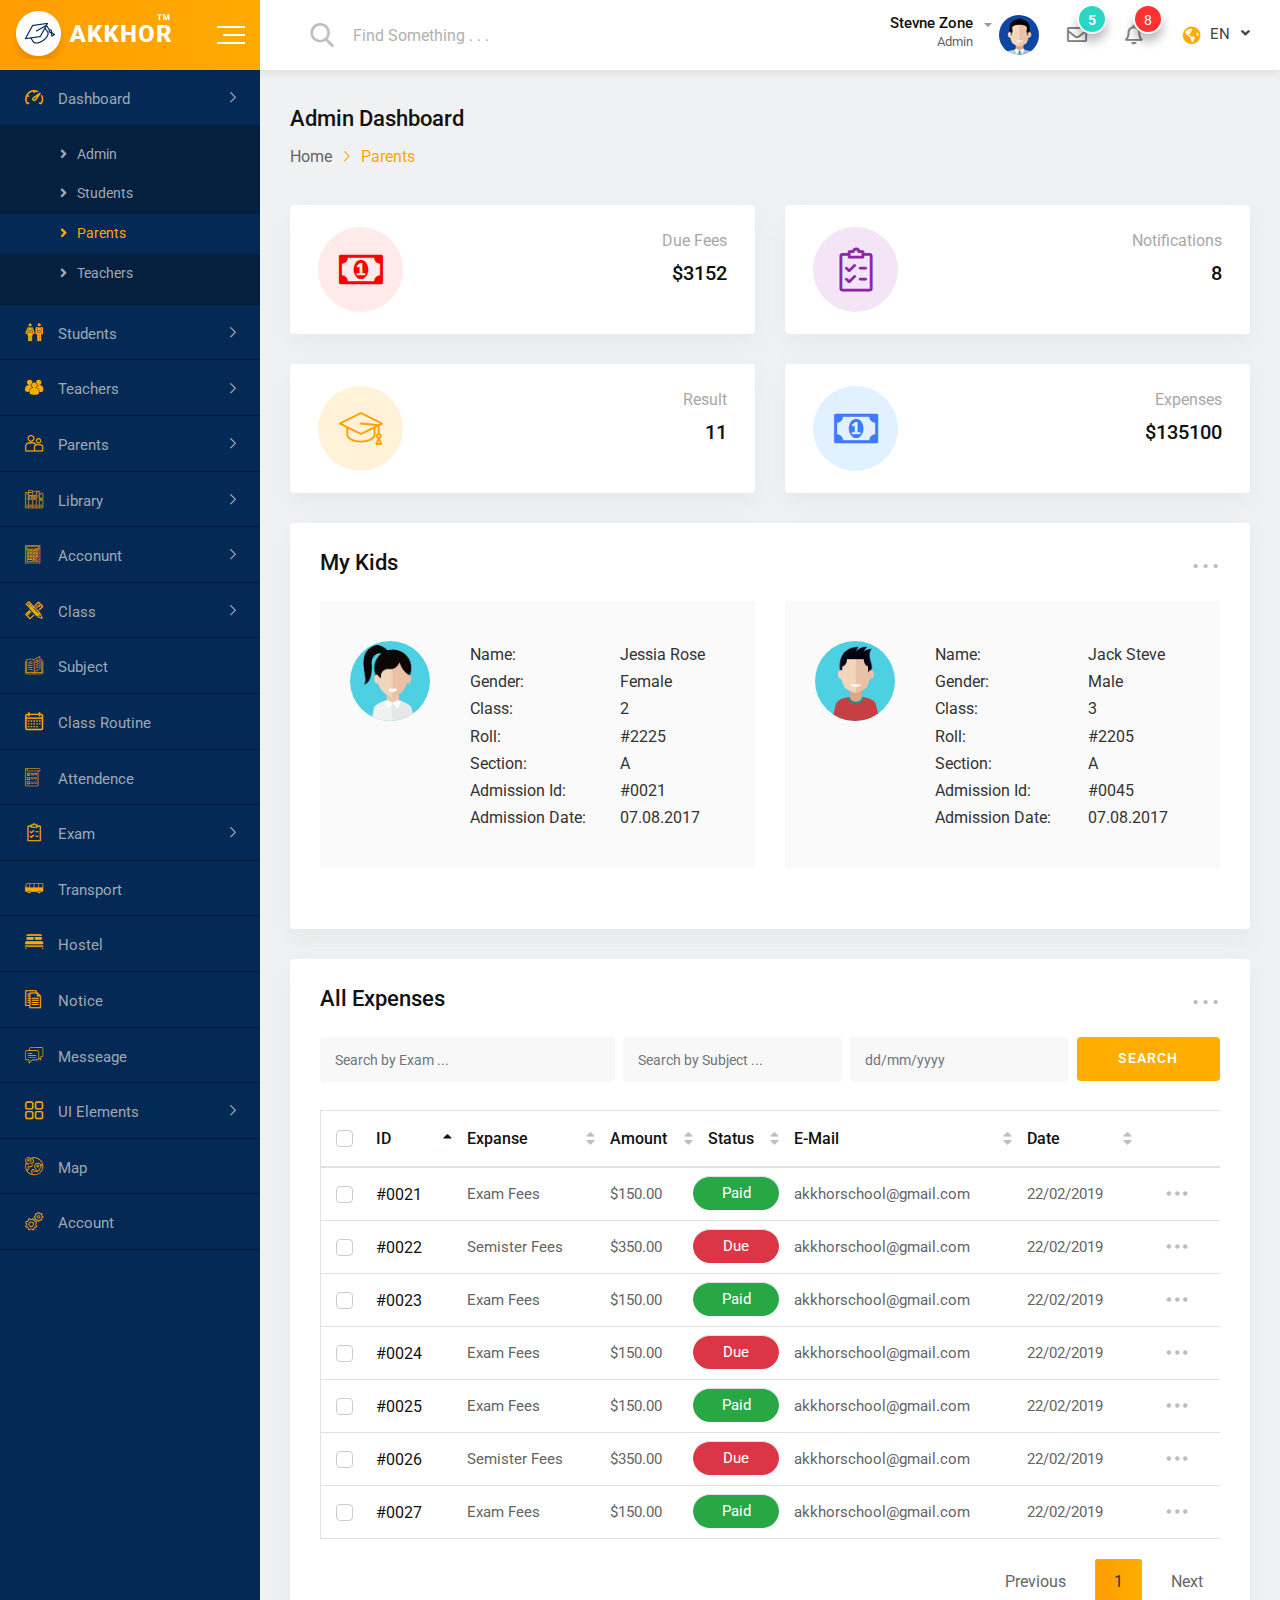
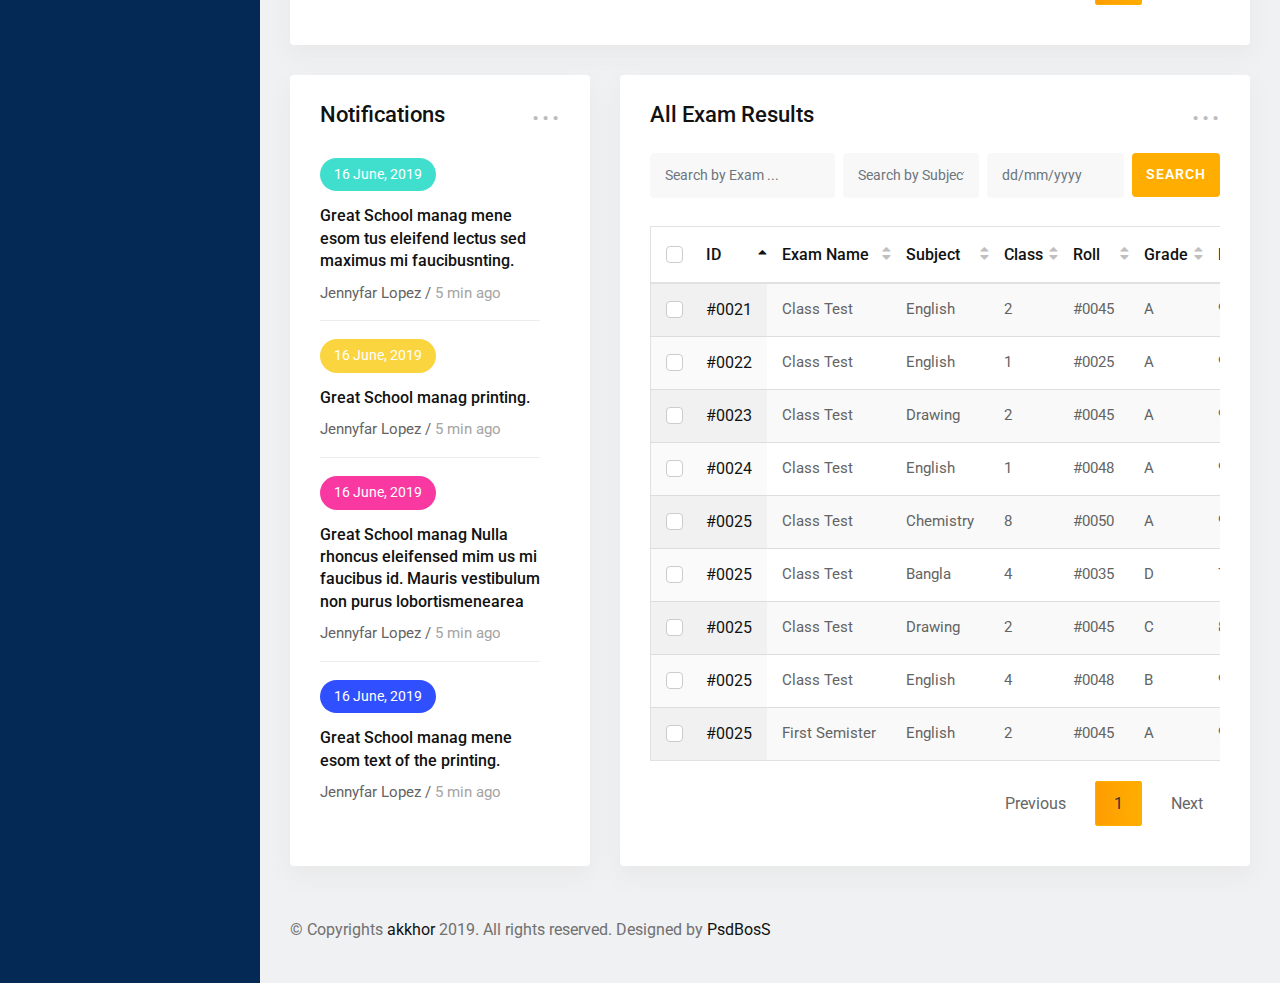
<file: modules/dashboard/parent_dashboard.html>
<!doctype html>
<html class="no-js" lang="">

<head>
<meta charset="utf-8">
<meta http-equiv="x-ua-compatible" content="ie=edge">
<title>AKKHOR | Home 4</title>
<meta name="description" content="">
<meta name="viewport" content="width=device-width, initial-scale=1">
<!-- Favicon -->
<link rel="shortcut icon" type="image/x-icon" href="img/favicon.png">
<!-- Normalize CSS -->
<link rel="stylesheet" href="css/normalize.css">
<!-- Main CSS -->
<link rel="stylesheet" href="css/main.css">
<!-- Bootstrap CSS -->
<link rel="stylesheet" href="css/bootstrap.min.css">
<!-- Fontawesome CSS -->
<link rel="stylesheet" href="css/all.min.css">
<!-- Flaticon CSS -->
<link rel="stylesheet" href="fonts/flaticon.css">
<!-- Animate CSS -->
<link rel="stylesheet" href="css/animate.min.css">
<!-- Data Table CSS -->
<link rel="stylesheet" href="css/jquery.dataTables.min.css">
<!-- Custom CSS -->
<link rel="stylesheet" href="css/style.css">
<!-- Modernize js -->
<script src="js/modernizr-3.6.0.min.js"></script>
</head>




<body>
<!-- Preloader Start Here -->
<div id="preloader"></div>
<!-- Preloader End Here -->
<div id="wrapper" class="wrapper bg-ash">
<!-- Header Menu Area Start Here -->
<div class="navbar navbar-expand-md header-menu-one bg-light">
<div class="nav-bar-header-one">
<div class="header-logo">
<a href="index.html">
<img src="img/logo.png" alt="logo">
</a>
</div>
<div class="toggle-button sidebar-toggle">
<button type="button" class="item-link">
<span class="btn-icon-wrap">
<span></span>
<span></span>
<span></span>
</span>
</button>
</div>
</div>
<div class="d-md-none mobile-nav-bar">
<button class="navbar-toggler pulse-animation" type="button" data-toggle="collapse" data-target="#mobile-navbar" aria-expanded="false">
<i class="far fa-arrow-alt-circle-down"></i>
</button>
<button type="button" class="navbar-toggler sidebar-toggle-mobile">
<i class="fas fa-bars"></i>
</button>
</div>
<div class="header-main-menu collapse navbar-collapse" id="mobile-navbar">
<ul class="navbar-nav">
<li class="navbar-item header-search-bar">
<div class="input-group stylish-input-group">
<span class="input-group-addon">
<button type="submit">
<span class="flaticon-search" aria-hidden="true"></span>
</button>
</span>
<input type="text" class="form-control" placeholder="Find Something . . .">
</div>
</li>
</ul>
<ul class="navbar-nav">
<li class="navbar-item dropdown header-admin">
<a class="navbar-nav-link dropdown-toggle" href="#" role="button" data-toggle="dropdown"
aria-expanded="false">
<div class="admin-title">
<h5 class="item-title">Stevne Zone</h5>
<span>Admin</span>
</div>
<div class="admin-img">
<img src="img/figure/admin.jpg" alt="Admin">
</div>
</a>
<div class="dropdown-menu dropdown-menu-right">
<div class="item-header">
<h6 class="item-title">Steven Zone</h6>
</div>
<div class="item-content">
<ul class="settings-list">
<li><a href="#"><i class="flaticon-user"></i>My Profile</a></li>
<li><a href="#"><i class="flaticon-list"></i>Task</a></li>
<li><a href="#"><i class="flaticon-chat-comment-oval-speech-bubble-with-text-lines"></i>Message</a></li>
<li><a href="#"><i class="flaticon-gear-loading"></i>Account Settings</a></li>
<li><a href="login.html"><i class="flaticon-turn-off"></i>Log Out</a></li>
</ul>
</div>
</div>
</li>
<li class="navbar-item dropdown header-message">
<a class="navbar-nav-link dropdown-toggle" href="#" role="button" data-toggle="dropdown"
aria-expanded="false">
<i class="far fa-envelope"></i>
<div class="item-title d-md-none text-16 mg-l-10">Message</div>
<span>5</span>
</a>

<div class="dropdown-menu dropdown-menu-right">
<div class="item-header">
<h6 class="item-title">05 Message</h6>
</div>
<div class="item-content">
<div class="media">
<div class="item-img bg-skyblue author-online">
<img src="img/figure/student11.png" alt="img">
</div>
<div class="media-body space-sm">
<div class="item-title">
<a href="#">
<span class="item-name">Maria Zaman</span> 
<span class="item-time">18:30</span> 
</a>  
</div>
<p>What is the reason of buy this item. 
Is it usefull for me.....</p>
</div>
</div>
<div class="media">
<div class="item-img bg-yellow author-online">
<img src="img/figure/student12.png" alt="img">
</div>
<div class="media-body space-sm">
<div class="item-title">
<a href="#">
<span class="item-name">Benny Roy</span> 
<span class="item-time">10:35</span> 
</a>  
</div>
<p>What is the reason of buy this item. 
Is it usefull for me.....</p>
</div>
</div>
<div class="media">
<div class="item-img bg-pink">
<img src="img/figure/student13.png" alt="img">
</div>
<div class="media-body space-sm">
<div class="item-title">
<a href="#">
<span class="item-name">Steven</span> 
<span class="item-time">02:35</span> 
</a>  
</div>
<p>What is the reason of buy this item. 
Is it usefull for me.....</p>
</div>
</div>
<div class="media">
<div class="item-img bg-violet-blue">
<img src="img/figure/student11.png" alt="img">
</div>
<div class="media-body space-sm">
<div class="item-title">
<a href="#">
<span class="item-name">Joshep Joe</span> 
<span class="item-time">12:35</span> 
</a>  
</div>
<p>What is the reason of buy this item. 
Is it usefull for me.....</p>
</div>
</div>
</div>
</div>
</li>
<li class="navbar-item dropdown header-notification">
<a class="navbar-nav-link dropdown-toggle" href="#" role="button" data-toggle="dropdown"
aria-expanded="false">
<i class="far fa-bell"></i>
<div class="item-title d-md-none text-16 mg-l-10">Notification</div>
<span>8</span>
</a>

<div class="dropdown-menu dropdown-menu-right">
<div class="item-header">
<h6 class="item-title">03 Notifiacations</h6>
</div>
<div class="item-content">
<div class="media">
<div class="item-icon bg-skyblue">
<i class="fas fa-check"></i>
</div>
<div class="media-body space-sm">
<div class="post-title">Complete Today Task</div>
<span>1 Mins ago</span>
</div>
</div>
<div class="media">
<div class="item-icon bg-orange">
<i class="fas fa-calendar-alt"></i>
</div>
<div class="media-body space-sm">
<div class="post-title">Director Metting</div>
<span>20 Mins ago</span>
</div>
</div>
<div class="media">
<div class="item-icon bg-violet-blue">
<i class="fas fa-cogs"></i>
</div>
<div class="media-body space-sm">
<div class="post-title">Update Password</div>
<span>45 Mins ago</span>
</div>
</div>
</div>
</div>
</li>
<li class="navbar-item dropdown header-language">
<a class="navbar-nav-link dropdown-toggle" href="#" role="button" 
data-toggle="dropdown" aria-expanded="false"><i class="fas fa-globe-americas"></i>EN</a>
<div class="dropdown-menu dropdown-menu-right">
<a class="dropdown-item" href="#">English</a>
<a class="dropdown-item" href="#">Spanish</a>
<a class="dropdown-item" href="#">Franchis</a>
<a class="dropdown-item" href="#">Chiness</a>
</div>
</li>
</ul>
</div>
</div>
<!-- Header Menu Area End Here -->




<!-- Page Area Start Here -->
<div class="dashboard-page-one">
<!-- Sidebar Area Start Here -->
<div class="sidebar-main sidebar-menu-one sidebar-expand-md sidebar-color">
<div class="mobile-sidebar-header d-md-none">
<div class="header-logo">
<a href="index.html"><img src="img/logo1.png" alt="logo"></a>
</div>
</div>
<div class="sidebar-menu-content">
<ul class="nav nav-sidebar-menu sidebar-toggle-view">
<li class="nav-item sidebar-nav-item">
<a href="#" class="nav-link"><i class="flaticon-dashboard"></i><span>Dashboard</span></a>
<ul class="nav sub-group-menu sub-group-active">
<li class="nav-item">
<a href="index.html" class="nav-link"><i class="fas fa-angle-right"></i>Admin</a>
</li>
<li class="nav-item">
<a href="index3.html" class="nav-link"><i
class="fas fa-angle-right"></i>Students</a>
</li>
<li class="nav-item">
<a href="index4.html" class="nav-link menu-active"><i class="fas fa-angle-right"></i>Parents</a>
</li>
<li class="nav-item">
<a href="index5.html" class="nav-link"><i
class="fas fa-angle-right"></i>Teachers</a>
</li>
</ul>
</li>
<li class="nav-item sidebar-nav-item">
<a href="#" class="nav-link"><i class="flaticon-classmates"></i><span>Students</span></a>
<ul class="nav sub-group-menu">
<li class="nav-item">
<a href="all-student.html" class="nav-link"><i class="fas fa-angle-right"></i>All
Students</a>
</li>
<li class="nav-item">
<a href="student-details.html" class="nav-link"><i
class="fas fa-angle-right"></i>Student Details</a>
</li>
<li class="nav-item">
<a href="admit-form.html" class="nav-link"><i
class="fas fa-angle-right"></i>Admission Form</a>
</li>
<li class="nav-item">
<a href="student-promotion.html" class="nav-link"><i
class="fas fa-angle-right"></i>Student Promotion</a>
</li>
</ul>
</li>
<li class="nav-item sidebar-nav-item">
<a href="#" class="nav-link"><i
class="flaticon-multiple-users-silhouette"></i><span>Teachers</span></a>
<ul class="nav sub-group-menu">
<li class="nav-item">
<a href="all-teacher.html" class="nav-link"><i class="fas fa-angle-right"></i>All
Teachers</a>
</li>
<li class="nav-item">
<a href="teacher-details.html" class="nav-link"><i
class="fas fa-angle-right"></i>Teacher Details</a>
</li>
<li class="nav-item">
<a href="add-teacher.html" class="nav-link"><i class="fas fa-angle-right"></i>Add
Teacher</a>
</li>
<li class="nav-item">
<a href="teacher-payment.html" class="nav-link"><i
class="fas fa-angle-right"></i>Payment</a>
</li>
</ul>
</li>
<li class="nav-item sidebar-nav-item">
<a href="#" class="nav-link"><i class="flaticon-couple"></i><span>Parents</span></a>
<ul class="nav sub-group-menu">
<li class="nav-item">
<a href="all-parents.html" class="nav-link"><i class="fas fa-angle-right"></i>All
Parents</a>
</li>
<li class="nav-item">
<a href="parents-details.html" class="nav-link"><i
class="fas fa-angle-right"></i>Parents Details</a>
</li>
<li class="nav-item">
<a href="add-parents.html" class="nav-link"><i class="fas fa-angle-right"></i>Add
Parent</a>
</li>
</ul>
</li>
<li class="nav-item sidebar-nav-item">
<a href="#" class="nav-link"><i class="flaticon-books"></i><span>Library</span></a>
<ul class="nav sub-group-menu">
<li class="nav-item">
<a href="all-book.html" class="nav-link"><i class="fas fa-angle-right"></i>All
Book</a>
</li>
<li class="nav-item">
<a href="add-book.html" class="nav-link"><i class="fas fa-angle-right"></i>Add New
Book</a>
</li>
</ul>
</li>
<li class="nav-item sidebar-nav-item">
<a href="#" class="nav-link"><i class="flaticon-technological"></i><span>Acconunt</span></a>
<ul class="nav sub-group-menu">
<li class="nav-item">
<a href="all-fees.html" class="nav-link"><i class="fas fa-angle-right"></i>All Fees
Collection</a>
</li>
<li class="nav-item">
<a href="all-expense.html" class="nav-link"><i
class="fas fa-angle-right"></i>Expenses</a>
</li>
<li class="nav-item">
<a href="add-expense.html" class="nav-link"><i class="fas fa-angle-right"></i>Add
Expenses</a>
</li>
</ul>
</li>
<li class="nav-item sidebar-nav-item">
<a href="#" class="nav-link"><i
class="flaticon-maths-class-materials-cross-of-a-pencil-and-a-ruler"></i><span>Class</span></a>
<ul class="nav sub-group-menu">
<li class="nav-item">
<a href="all-class.html" class="nav-link"><i class="fas fa-angle-right"></i>All
Classes</a>
</li>
<li class="nav-item">
<a href="add-class.html" class="nav-link"><i class="fas fa-angle-right"></i>Add New
Class</a>
</li>
</ul>
</li>
<li class="nav-item">
<a href="all-subject.html" class="nav-link"><i
class="flaticon-open-book"></i><span>Subject</span></a>
</li>
<li class="nav-item">
<a href="class-routine.html" class="nav-link"><i class="flaticon-calendar"></i><span>Class
Routine</span></a>
</li>
<li class="nav-item">
<a href="student-attendence.html" class="nav-link"><i
class="flaticon-checklist"></i><span>Attendence</span></a>
</li>
<li class="nav-item sidebar-nav-item">
<a href="#" class="nav-link"><i class="flaticon-shopping-list"></i><span>Exam</span></a>
<ul class="nav sub-group-menu">
<li class="nav-item">
<a href="exam-schedule.html" class="nav-link"><i class="fas fa-angle-right"></i>Exam
Schedule</a>
</li>
<li class="nav-item">
<a href="exam-grade.html" class="nav-link"><i class="fas fa-angle-right"></i>Exam
Grades</a>
</li>
</ul>
</li>
<li class="nav-item">
<a href="transport.html" class="nav-link"><i
class="flaticon-bus-side-view"></i><span>Transport</span></a>
</li>
<li class="nav-item">
<a href="hostel.html" class="nav-link"><i class="flaticon-bed"></i><span>Hostel</span></a>
</li>
<li class="nav-item">
<a href="notice-board.html" class="nav-link"><i
class="flaticon-script"></i><span>Notice</span></a>
</li>
<li class="nav-item">
<a href="messaging.html" class="nav-link"><i
class="flaticon-chat"></i><span>Messeage</span></a>
</li>
<li class="nav-item sidebar-nav-item">
<a href="#" class="nav-link"><i class="flaticon-menu-1"></i><span>UI Elements</span></a>
<ul class="nav sub-group-menu">
<li class="nav-item">
<a href="notification-alart.html" class="nav-link"><i class="fas fa-angle-right"></i>Alart</a>
</li>
<li class="nav-item">
<a href="button.html" class="nav-link"><i class="fas fa-angle-right"></i>Button</a>
</li>
<li class="nav-item">
<a href="grid.html" class="nav-link"><i class="fas fa-angle-right"></i>Grid</a>
</li>
<li class="nav-item">
<a href="modal.html" class="nav-link"><i class="fas fa-angle-right"></i>Modal</a>
</li>
<li class="nav-item">
<a href="progress-bar.html" class="nav-link"><i class="fas fa-angle-right"></i>Progress Bar</a>
</li>
<li class="nav-item">
<a href="ui-tab.html" class="nav-link"><i class="fas fa-angle-right"></i>Tab</a>
</li>
<li class="nav-item">
<a href="ui-widget.html" class="nav-link"><i
class="fas fa-angle-right"></i>Widget</a>
</li>
</ul>
</li>
<li class="nav-item">
<a href="map.html" class="nav-link"><i
class="flaticon-planet-earth"></i><span>Map</span></a>
</li>
<li class="nav-item">
<a href="account-settings.html" class="nav-link"><i
class="flaticon-settings"></i><span>Account</span></a>
</li>
</ul>
</div>
</div>
<!-- Sidebar Area End Here -->





<div class="dashboard-content-one">
<!-- Breadcubs Area Start Here -->
<div class="breadcrumbs-area">
<h3>Admin Dashboard</h3>
<ul>
<li>
<a href="index.html">Home</a>
</li>
<li>Parents</li>
</ul>
</div>
<!-- Breadcubs Area End Here -->
<!-- Dashboard summery Start Here -->
<div class="row">
<div class="col-3-xxxl col-sm-6 col-12">
<div class="dashboard-summery-one">
<div class="row">
<div class="col-6">
<div class="item-icon bg-light-red">
<i class="flaticon-money text-red"></i>
</div>
</div>
<div class="col-6">
<div class="item-content">
<div class="item-title">Due Fees</div>
<div class="item-number"><span>$</span><span class="counter" data-num="4503">4,503</span></div>
</div>
</div>
</div>
</div>
</div>
<div class="col-3-xxxl col-sm-6 col-12">
<div class="dashboard-summery-one">
<div class="row">
<div class="col-6">
<div class="item-icon bg-light-magenta">
<i class="flaticon-shopping-list text-magenta"></i>
</div>
</div>
<div class="col-6">
<div class="item-content">
<div class="item-title">Notifications</div>
<div class="item-number"><span class="counter" data-num="12">12</span></div>
</div>
</div>
</div>
</div>
</div>
<div class="col-3-xxxl col-sm-6 col-12">
<div class="dashboard-summery-one">
<div class="row">
<div class="col-6">
<div class="item-icon bg-light-yellow">
<i class="flaticon-mortarboard text-orange"></i>
</div>
</div>
<div class="col-6">
<div class="item-content">
<div class="item-title">Result</div>
<div class="item-number"><span class="counter" data-num="16">16</span></div>
</div>
</div>
</div>
</div>
</div>
<div class="col-3-xxxl col-sm-6 col-12">
<div class="dashboard-summery-one">
<div class="row">
<div class="col-6">
<div class="item-icon bg-light-blue">
<i class="flaticon-money text-blue"></i>
</div>
</div>
<div class="col-6">
<div class="item-content">
<div class="item-title">Expenses</div>
<div class="item-number"><span>$</span><span class="counter" data-num="193000">1,93,000</span></div>
</div>
</div>
</div>
</div>
</div>
</div>
<!-- Dashboard summery End Here -->
<!-- Dashboard Content Start Here -->
<div class="row">
<div class="col-5-xxxl col-12">
<div class="card dashboard-card-twelve">
<div class="card-body">
<div class="heading-layout1">
<div class="item-title">
<h3>My Kids</h3>
</div>
<div class="dropdown">
<a class="dropdown-toggle" href="#" role="button" data-toggle="dropdown"
aria-expanded="false">...</a>

<div class="dropdown-menu dropdown-menu-right">
<a class="dropdown-item" href="#"><i
class="fas fa-times text-orange-red"></i>Close</a>
<a class="dropdown-item" href="#"><i
class="fas fa-cogs text-dark-pastel-green"></i>Edit</a>
<a class="dropdown-item" href="#"><i
class="fas fa-redo-alt text-orange-peel"></i>Refresh</a>
</div>
</div>
</div>
<div class="kids-details-wrap">
<div class="row">
<div class="col-12-xxxl col-xl-6 col-12">
<div class="kids-details-box mb-5">
<div class="item-img">
<img src="img/figure/student.png" alt="kids">
</div>
<div class="item-content table-responsive">
<table class="table text-nowrap">
<tbody>
<tr>
<td>Name:</td>
<td>Jessia Rose</td>
</tr>
<tr>
<td>Gender:</td>
<td>Female</td>
</tr>
<tr>
<td>Class:</td>
<td>2</td>
</tr>
<tr>
<td>Roll:</td>
<td>#2225</td>
</tr>
<tr>
<td>Section:</td>
<td>A</td>
</tr>
<tr>
<td>Admission Id:</td>
<td>#0021</td>
</tr>
<tr>
<td>Admission Date:</td>
<td>07.08.2017</td>
</tr>
</tbody>
</table>
</div>
</div>
</div>
<div class="col-12-xxxl col-xl-6 col-12">
<div class="kids-details-box">
<div class="item-img">
<img src="img/figure/student1.png" alt="kids">
</div>
<div class="item-content table-responsive">
<table class="table text-nowrap">
<tbody>
<tr>
<td>Name:</td>
<td>Jack Steve</td>
</tr>
<tr>
<td>Gender:</td>
<td>Male</td>
</tr>
<tr>
<td>Class:</td>
<td>3</td>
</tr>
<tr>
<td>Roll:</td>
<td>#2205</td>
</tr>
<tr>
<td>Section:</td>
<td>A</td>
</tr>
<tr>
<td>Admission Id:</td>
<td>#0045</td>
</tr>
<tr>
<td>Admission Date:</td>
<td>07.08.2017</td>
</tr>
</tbody>
</table>
</div>
</div>
</div>
</div>
</div>
</div>
</div>
</div>
<div class="col-7-xxxl col-12">
<div class="card dashboard-card-eleven">
<div class="card-body">
<div class="heading-layout1">
<div class="item-title">
<h3>All Expenses</h3>
</div>
<div class="dropdown">
<a class="dropdown-toggle" href="#" role="button" data-toggle="dropdown"
aria-expanded="false">...</a>

<div class="dropdown-menu dropdown-menu-right">
<a class="dropdown-item" href="#"><i
class="fas fa-times text-orange-red"></i>Close</a>
<a class="dropdown-item" href="#"><i
class="fas fa-cogs text-dark-pastel-green"></i>Edit</a>
<a class="dropdown-item" href="#"><i
class="fas fa-redo-alt text-orange-peel"></i>Refresh</a>
</div>
</div>
</div>
<div class="table-box-wrap">
<form class="search-form-box">
<div class="row gutters-8">
<div class="col-lg-4 col-md-3 form-group">
<input type="text" placeholder="Search by Exam ..."
class="form-control">
</div>
<div class="col-lg-3 col-md-3 form-group">
<input type="text" placeholder="Search by Subject ..."
class="form-control">
</div>
<div class="col-lg-3 col-md-3 form-group">
<input type="text" placeholder="dd/mm/yyyy" class="form-control">
</div>
<div class="col-lg-2 col-md-3 form-group">
<button type="submit"
class="fw-btn-fill btn-gradient-yellow">SEARCH</button>
</div>
</div>
</form>
<div class="table-responsive expenses-table-box">
<table class="table data-table text-nowrap">
<thead>
<tr>
<th>
<div class="form-check">
<input type="checkbox" class="form-check-input checkAll">
<label class="form-check-label">ID</label>
</div>
</th>
<th>Expanse</th>
<th>Amount</th>
<th>Status</th>
<th>E-Mail</th>
<th>Date</th>
<th></th>
</tr>
</thead>
<tbody>
<tr>
<td>
<div class="form-check">
<input type="checkbox" class="form-check-input">
<label class="form-check-label">#0021</label>
</div>
</td>
<td>Exam Fees</td>
<td>$150.00</td>
<td class="badge badge-pill badge-success d-block mg-t-8">Paid</td>
<td>akkhorschool@gmail.com</td>
<td>22/02/2019</td>
<td>
<div class="dropdown">
<a href="#" class="dropdown-toggle" data-toggle="dropdown"
aria-expanded="false">
<span class="flaticon-more-button-of-three-dots"></span>
</a>
<div class="dropdown-menu dropdown-menu-right">
<a class="dropdown-item" href="#"><i
class="fas fa-times text-orange-red"></i>Close</a>
<a class="dropdown-item" href="#"><i
class="fas fa-cogs text-dark-pastel-green"></i>Edit</a>
<a class="dropdown-item" href="#"><i
class="fas fa-redo-alt text-orange-peel"></i>Refresh</a>
</div>
</div>
</td>
</tr>
<tr>
<td>
<div class="form-check">
<input type="checkbox" class="form-check-input">
<label class="form-check-label">#0022</label>
</div>
</td>
<td>Semister Fees</td>
<td>$350.00</td>
<td class="badge badge-pill badge-danger d-block mg-t-8">Due</td>
<td>akkhorschool@gmail.com</td>
<td>22/02/2019</td>
<td>
<div class="dropdown">
<a href="#" class="dropdown-toggle" data-toggle="dropdown"
aria-expanded="false">
<span class="flaticon-more-button-of-three-dots"></span>
</a>
<div class="dropdown-menu dropdown-menu-right">
<a class="dropdown-item" href="#"><i
class="fas fa-times text-orange-red"></i>Close</a>
<a class="dropdown-item" href="#"><i
class="fas fa-cogs text-dark-pastel-green"></i>Edit</a>
<a class="dropdown-item" href="#"><i
class="fas fa-redo-alt text-orange-peel"></i>Refresh</a>
</div>
</div>
</td>
</tr>
<tr>
<td>
<div class="form-check">
<input type="checkbox" class="form-check-input">
<label class="form-check-label">#0023</label>
</div>
</td>
<td>Exam Fees</td>
<td>$150.00</td>
<td class="badge badge-pill badge-success d-block mg-t-8">Paid</td>
<td>akkhorschool@gmail.com</td>
<td>22/02/2019</td>
<td>
<div class="dropdown">
<a href="#" class="dropdown-toggle" data-toggle="dropdown"
aria-expanded="false">
<span class="flaticon-more-button-of-three-dots"></span>
</a>
<div class="dropdown-menu dropdown-menu-right">
<a class="dropdown-item" href="#"><i
class="fas fa-times text-orange-red"></i>Close</a>
<a class="dropdown-item" href="#"><i
class="fas fa-cogs text-dark-pastel-green"></i>Edit</a>
<a class="dropdown-item" href="#"><i
class="fas fa-redo-alt text-orange-peel"></i>Refresh</a>
</div>
</div>
</td>
</tr>
<tr>
<td>
<div class="form-check">
<input type="checkbox" class="form-check-input">
<label class="form-check-label">#0024</label>
</div>
</td>
<td>Exam Fees</td>
<td>$150.00</td>
<td class="badge badge-pill badge-danger d-block mg-t-8">Due </td>
<td>akkhorschool@gmail.com</td>
<td>22/02/2019</td>
<td>
<div class="dropdown">
<a href="#" class="dropdown-toggle" data-toggle="dropdown"
aria-expanded="false">
<span class="flaticon-more-button-of-three-dots"></span>
</a>
<div class="dropdown-menu dropdown-menu-right">
<a class="dropdown-item" href="#"><i
class="fas fa-times text-orange-red"></i>Close</a>
<a class="dropdown-item" href="#"><i
class="fas fa-cogs text-dark-pastel-green"></i>Edit</a>
<a class="dropdown-item" href="#"><i
class="fas fa-redo-alt text-orange-peel"></i>Refresh</a>
</div>
</div>
</td>
</tr>
<tr>
<td>
<div class="form-check">
<input type="checkbox" class="form-check-input">
<label class="form-check-label">#0025</label>
</div>
</td>
<td>Exam Fees</td>
<td>$150.00</td>
<td class="badge badge-pill badge-success d-block mg-t-8">Paid</td>
<td>akkhorschool@gmail.com</td>
<td>22/02/2019</td>
<td>
<div class="dropdown">
<a href="#" class="dropdown-toggle" data-toggle="dropdown"
aria-expanded="false">
<span class="flaticon-more-button-of-three-dots"></span>
</a>
<div class="dropdown-menu dropdown-menu-right">
<a class="dropdown-item" href="#"><i
class="fas fa-times text-orange-red"></i>Close</a>
<a class="dropdown-item" href="#"><i
class="fas fa-cogs text-dark-pastel-green"></i>Edit</a>
<a class="dropdown-item" href="#"><i
class="fas fa-redo-alt text-orange-peel"></i>Refresh</a>
</div>
</div>
</td>
</tr>
<tr>
<td>
<div class="form-check">
<input type="checkbox" class="form-check-input">
<label class="form-check-label">#0026</label>
</div>
</td>
<td>Semister Fees</td>
<td>$350.00</td>
<td class="badge badge-pill badge-danger d-block mg-t-8">Due</td>
<td>akkhorschool@gmail.com</td>
<td>22/02/2019</td>
<td>
<div class="dropdown">
<a href="#" class="dropdown-toggle" data-toggle="dropdown"
aria-expanded="false">
<span class="flaticon-more-button-of-three-dots"></span>
</a>
<div class="dropdown-menu dropdown-menu-right">
<a class="dropdown-item" href="#"><i
class="fas fa-times text-orange-red"></i>Close</a>
<a class="dropdown-item" href="#"><i
class="fas fa-cogs text-dark-pastel-green"></i>Edit</a>
<a class="dropdown-item" href="#"><i
class="fas fa-redo-alt text-orange-peel"></i>Refresh</a>
</div>
</div>
</td>
</tr>
<tr>
<td>
<div class="form-check">
<input type="checkbox" class="form-check-input">
<label class="form-check-label">#0027</label>
</div>
</td>
<td>Exam Fees</td>
<td>$150.00</td>
<td class="badge badge-pill badge-success d-block mg-t-8">Paid</td>
<td>akkhorschool@gmail.com</td>
<td>22/02/2019</td>
<td>
<div class="dropdown">
<a href="#" class="dropdown-toggle" data-toggle="dropdown"
aria-expanded="false">
<span class="flaticon-more-button-of-three-dots"></span>
</a>
<div class="dropdown-menu dropdown-menu-right">
<a class="dropdown-item" href="#"><i
class="fas fa-times text-orange-red"></i>Close</a>
<a class="dropdown-item" href="#"><i
class="fas fa-cogs text-dark-pastel-green"></i>Edit</a>
<a class="dropdown-item" href="#"><i
class="fas fa-redo-alt text-orange-peel"></i>Refresh</a>
</div>
</div>
</td>
</tr>
</tbody>
</table>
</div>
</div>
</div>
</div>
</div>
</div>
<div class="row">
<div class="col-xl-4 col-12">
<div class="card dashboard-card-six">
<div class="card-body">
<div class="heading-layout1 mg-b-17">
<div class="item-title">
<h3>Notifications</h3>
</div>
<div class="dropdown">
<a class="dropdown-toggle" href="#" role="button" data-toggle="dropdown"
aria-expanded="false">...</a>

<div class="dropdown-menu dropdown-menu-right">
<a class="dropdown-item" href="#"><i
class="fas fa-times text-orange-red"></i>Close</a>
<a class="dropdown-item" href="#"><i
class="fas fa-cogs text-dark-pastel-green"></i>Edit</a>
<a class="dropdown-item" href="#"><i
class="fas fa-redo-alt text-orange-peel"></i>Refresh</a>
</div>
</div>
</div>
<div class="notice-box-wrap m-height-660">
<div class="notice-list">
<div class="post-date bg-skyblue">16 June, 2019</div>
<h6 class="notice-title"><a href="#">Great School manag mene esom tus eleifend
lectus
sed maximus mi faucibusnting.</a></h6>
<div class="entry-meta"> Jennyfar Lopez / <span>5 min ago</span></div>
</div>
<div class="notice-list">
<div class="post-date bg-yellow">16 June, 2019</div>
<h6 class="notice-title"><a href="#">Great School manag printing.</a></h6>
<div class="entry-meta"> Jennyfar Lopez / <span>5 min ago</span></div>
</div>
<div class="notice-list">
<div class="post-date bg-pink">16 June, 2019</div>
<h6 class="notice-title"><a href="#">Great School manag Nulla rhoncus eleifensed
mim
us mi faucibus id. Mauris vestibulum non purus lobortismenearea</a></h6>
<div class="entry-meta"> Jennyfar Lopez / <span>5 min ago</span></div>
</div>
<div class="notice-list">
<div class="post-date bg-blue">16 June, 2019</div>
<h6 class="notice-title"><a href="#">Great School manag mene esom text of the
printing.</a></h6>
<div class="entry-meta"> Jennyfar Lopez / <span>5 min ago</span></div>
</div>
<div class="notice-list">
<div class="post-date bg-yellow">16 June, 2019</div>
<h6 class="notice-title"><a href="#">Great School manag printing.</a></h6>
<div class="entry-meta"> Jennyfar Lopez / <span>5 min ago</span></div>
</div>
<div class="notice-list">
<div class="post-date bg-blue">16 June, 2019</div>
<h6 class="notice-title"><a href="#">Great School manag meneesom.</a></h6>
<div class="entry-meta"> Jennyfar Lopez / <span>5 min ago</span></div>
</div>
<div class="notice-list">
<div class="post-date bg-pink">16 June, 2019</div>
<h6 class="notice-title"><a href="#">Great School manag meneesom.</a></h6>
<div class="entry-meta"> Jennyfar Lopez / <span>5 min ago</span></div>
</div>
</div>
</div>
</div>
</div>
<div class="col-xl-8 col-12">
<div class="card dashboard-card-eleven">
<div class="card-body">
<div class="heading-layout1">
<div class="item-title">
<h3>All Exam Results</h3>
</div>
<div class="dropdown">
<a class="dropdown-toggle" href="#" role="button" data-toggle="dropdown"
aria-expanded="false">...</a>

<div class="dropdown-menu dropdown-menu-right">
<a class="dropdown-item" href="#"><i
class="fas fa-times text-orange-red"></i>Close</a>
<a class="dropdown-item" href="#"><i
class="fas fa-cogs text-dark-pastel-green"></i>Edit</a>
<a class="dropdown-item" href="#"><i
class="fas fa-redo-alt text-orange-peel"></i>Refresh</a>
</div>
</div>
</div>
<div class="table-box-wrap">
<form class="search-form-box">
<div class="row gutters-8">
<div class="col-lg-4 col-md-3 form-group">
<input type="text" placeholder="Search by Exam ..."
class="form-control">
</div>
<div class="col-lg-3 col-md-3 form-group">
<input type="text" placeholder="Search by Subject ..."
class="form-control">
</div>
<div class="col-lg-3 col-md-3 form-group">
<input type="text" placeholder="dd/mm/yyyy" class="form-control">
</div>
<div class="col-lg-2 col-md-3 form-group">
<button type="submit"
class="fw-btn-fill btn-gradient-yellow">SEARCH</button>
</div>
</div>
</form>
<div class="table-responsive result-table-box">
<table class="table display data-table text-nowrap">
<thead>
<tr>
<th>
<div class="form-check">
<input type="checkbox" class="form-check-input checkAll">
<label class="form-check-label">ID</label>
</div>
</th>
<th>Exam Name</th>
<th>Subject</th>
<th>Class</th>
<th>Roll</th>
<th>Grade</th>
<th>Percent</th>
<th>Date</th>
<th></th>
</tr>
</thead>
<tbody>
<tr>
<td>
<div class="form-check">
<input type="checkbox" class="form-check-input">
<label class="form-check-label">#0021</label>
</div>
</td>
<td>Class Test</td>
<td>English</td>
<td>2</td>
<td>#0045</td>
<td>A</td>
<td>99.00 > 100</td>
<td>22/02/2019</td>
<td>
<div class="dropdown">
<a href="#" class="dropdown-toggle" data-toggle="dropdown"
aria-expanded="false">
<span class="flaticon-more-button-of-three-dots"></span>
</a>
<div class="dropdown-menu dropdown-menu-right">
<a class="dropdown-item" href="#"><i
class="fas fa-times text-orange-red"></i>Close</a>
<a class="dropdown-item" href="#"><i
class="fas fa-cogs text-dark-pastel-green"></i>Edit</a>
<a class="dropdown-item" href="#"><i
class="fas fa-redo-alt text-orange-peel"></i>Refresh</a>
</div>
</div>
</td>
</tr>
<tr>
<td>
<div class="form-check">
<input type="checkbox" class="form-check-input">
<label class="form-check-label">#0022</label>
</div>
</td>
<td>Class Test</td>
<td>English</td>
<td>1</td>
<td>#0025</td>
<td>A</td>
<td>99.00 > 100</td>
<td>22/02/2019</td>
<td>
<div class="dropdown">
<a href="#" class="dropdown-toggle" data-toggle="dropdown"
aria-expanded="false">
<span class="flaticon-more-button-of-three-dots"></span>
</a>
<div class="dropdown-menu dropdown-menu-right">
<a class="dropdown-item" href="#"><i
class="fas fa-times text-orange-red"></i>Close</a>
<a class="dropdown-item" href="#"><i
class="fas fa-cogs text-dark-pastel-green"></i>Edit</a>
<a class="dropdown-item" href="#"><i
class="fas fa-redo-alt text-orange-peel"></i>Refresh</a>
</div>
</div>
</td>
</tr>
<tr>
<td>
<div class="form-check">
<input type="checkbox" class="form-check-input">
<label class="form-check-label">#0023</label>
</div>
</td>
<td>Class Test</td>
<td>Drawing</td>
<td>2</td>
<td>#0045</td>
<td>A</td>
<td>99.00 > 100</td>
<td>22/02/2019</td>
<td>
<div class="dropdown">
<a href="#" class="dropdown-toggle" data-toggle="dropdown"
aria-expanded="false">
<span class="flaticon-more-button-of-three-dots"></span>
</a>
<div class="dropdown-menu dropdown-menu-right">
<a class="dropdown-item" href="#"><i
class="fas fa-times text-orange-red"></i>Close</a>
<a class="dropdown-item" href="#"><i
class="fas fa-cogs text-dark-pastel-green"></i>Edit</a>
<a class="dropdown-item" href="#"><i
class="fas fa-redo-alt text-orange-peel"></i>Refresh</a>
</div>
</div>
</td>
</tr>
<tr>
<td>
<div class="form-check">
<input type="checkbox" class="form-check-input">
<label class="form-check-label">#0024</label>
</div>
</td>
<td>Class Test</td>
<td>English</td>
<td>1</td>
<td>#0048</td>
<td>A</td>
<td>99.00 > 100</td>
<td>22/02/2019</td>
<td>
<div class="dropdown">
<a href="#" class="dropdown-toggle" data-toggle="dropdown"
aria-expanded="false">
<span class="flaticon-more-button-of-three-dots"></span>
</a>
<div class="dropdown-menu dropdown-menu-right">
<a class="dropdown-item" href="#"><i
class="fas fa-times text-orange-red"></i>Close</a>
<a class="dropdown-item" href="#"><i
class="fas fa-cogs text-dark-pastel-green"></i>Edit</a>
<a class="dropdown-item" href="#"><i
class="fas fa-redo-alt text-orange-peel"></i>Refresh</a>
</div>
</div>
</td>
</tr>
<tr>
<td>
<div class="form-check">
<input type="checkbox" class="form-check-input">
<label class="form-check-label">#0025</label>
</div>
</td>
<td>Class Test</td>
<td>Chemistry</td>
<td>8</td>
<td>#0050</td>
<td>A</td>
<td>99.00 > 100</td>
<td>22/02/2019</td>
<td>
<div class="dropdown">
<a href="#" class="dropdown-toggle" data-toggle="dropdown"
aria-expanded="false">
<span class="flaticon-more-button-of-three-dots"></span>
</a>
<div class="dropdown-menu dropdown-menu-right">
<a class="dropdown-item" href="#"><i
class="fas fa-times text-orange-red"></i>Close</a>
<a class="dropdown-item" href="#"><i
class="fas fa-cogs text-dark-pastel-green"></i>Edit</a>
<a class="dropdown-item" href="#"><i
class="fas fa-redo-alt text-orange-peel"></i>Refresh</a>
</div>
</div>
</td>
</tr>
<tr>
<td>
<div class="form-check">
<input type="checkbox" class="form-check-input">
<label class="form-check-label">#0025</label>
</div>
</td>
<td>Class Test</td>
<td>Bangla</td>
<td>4</td>
<td>#0035</td>
<td>D</td>
<td>70.00 > 100</td>
<td>22/02/2019</td>
<td>
<div class="dropdown">
<a href="#" class="dropdown-toggle" data-toggle="dropdown"
aria-expanded="false">
<span class="flaticon-more-button-of-three-dots"></span>
</a>
<div class="dropdown-menu dropdown-menu-right">
<a class="dropdown-item" href="#"><i
class="fas fa-times text-orange-red"></i>Close</a>
<a class="dropdown-item" href="#"><i
class="fas fa-cogs text-dark-pastel-green"></i>Edit</a>
<a class="dropdown-item" href="#"><i
class="fas fa-redo-alt text-orange-peel"></i>Refresh</a>
</div>
</div>
</td>
</tr>
<tr>
<td>
<div class="form-check">
<input type="checkbox" class="form-check-input">
<label class="form-check-label">#0025</label>
</div>
</td>
<td>Class Test</td>
<td>Drawing</td>
<td>2</td>
<td>#0045</td>
<td>C</td>
<td>80.00 > 100</td>
<td>22/02/2019</td>
<td>
<div class="dropdown">
<a href="#" class="dropdown-toggle" data-toggle="dropdown"
aria-expanded="false">
<span class="flaticon-more-button-of-three-dots"></span>
</a>
<div class="dropdown-menu dropdown-menu-right">
<a class="dropdown-item" href="#"><i
class="fas fa-times text-orange-red"></i>Close</a>
<a class="dropdown-item" href="#"><i
class="fas fa-cogs text-dark-pastel-green"></i>Edit</a>
<a class="dropdown-item" href="#"><i
class="fas fa-redo-alt text-orange-peel"></i>Refresh</a>
</div>
</div>
</td>
</tr>
<tr>
<td>
<div class="form-check">
<input type="checkbox" class="form-check-input">
<label class="form-check-label">#0025</label>
</div>
</td>
<td>Class Test</td>
<td>English</td>
<td>4</td>
<td>#0048</td>
<td>B</td>
<td>99.00 > 100</td>
<td>22/02/2019</td>
<td>
<div class="dropdown">
<a href="#" class="dropdown-toggle" data-toggle="dropdown"
aria-expanded="false">
<span class="flaticon-more-button-of-three-dots"></span>
</a>
<div class="dropdown-menu dropdown-menu-right">
<a class="dropdown-item" href="#"><i
class="fas fa-times text-orange-red"></i>Close</a>
<a class="dropdown-item" href="#"><i
class="fas fa-cogs text-dark-pastel-green"></i>Edit</a>
<a class="dropdown-item" href="#"><i
class="fas fa-redo-alt text-orange-peel"></i>Refresh</a>
</div>
</div>
</td>
</tr>
<tr>
<td>
<div class="form-check">
<input type="checkbox" class="form-check-input">
<label class="form-check-label">#0025</label>
</div>
</td>
<td>First Semister</td>
<td>English</td>
<td>2</td>
<td>#0045</td>
<td>A</td>
<td>99.00 > 100</td>
<td>22/02/2019</td>
<td>
<div class="dropdown">
<a href="#" class="dropdown-toggle" data-toggle="dropdown"
aria-expanded="false">
<span class="flaticon-more-button-of-three-dots"></span>
</a>
<div class="dropdown-menu dropdown-menu-right">
<a class="dropdown-item" href="#"><i
class="fas fa-times text-orange-red"></i>Close</a>
<a class="dropdown-item" href="#"><i
class="fas fa-cogs text-dark-pastel-green"></i>Edit</a>
<a class="dropdown-item" href="#"><i
class="fas fa-redo-alt text-orange-peel"></i>Refresh</a>
</div>
</div>
</td>
</tr>
</tbody>
</table>
</div>
</div>
</div>
</div>
</div>
</div>


<footer class="footer-wrap-layout1">
<div class="copyright">© Copyrights <a href="#">akkhor</a> 2019. All rights reserved. Designed by <a
href="#">PsdBosS</a></div>
</footer>
<!-- Dashboard Content End Here -->
</div>
</div>
<!-- Page Area End Here -->
</div>
<!-- jquery-->
<script src="js/jquery-3.3.1.min.js"></script>
<!-- Plugins js -->
<script src="js/plugins.js"></script>
<!-- Popper js -->
<script src="js/popper.min.js"></script>
<!-- Bootstrap js -->
<script src="js/bootstrap.min.js"></script>
<!-- Counterup Js -->
<script src="js/jquery.counterup.min.js"></script>
<!-- Waypoints Js -->
<script src="js/jquery.waypoints.min.js"></script>
<!-- Scroll Up Js -->
<script src="js/jquery.scrollUp.min.js"></script>
<!-- Data Table Js -->
<script src="js/jquery.dataTables.min.js"></script>
<!-- Custom Js -->
<script src="js/main.js"></script>

</body>

</html>
</file>
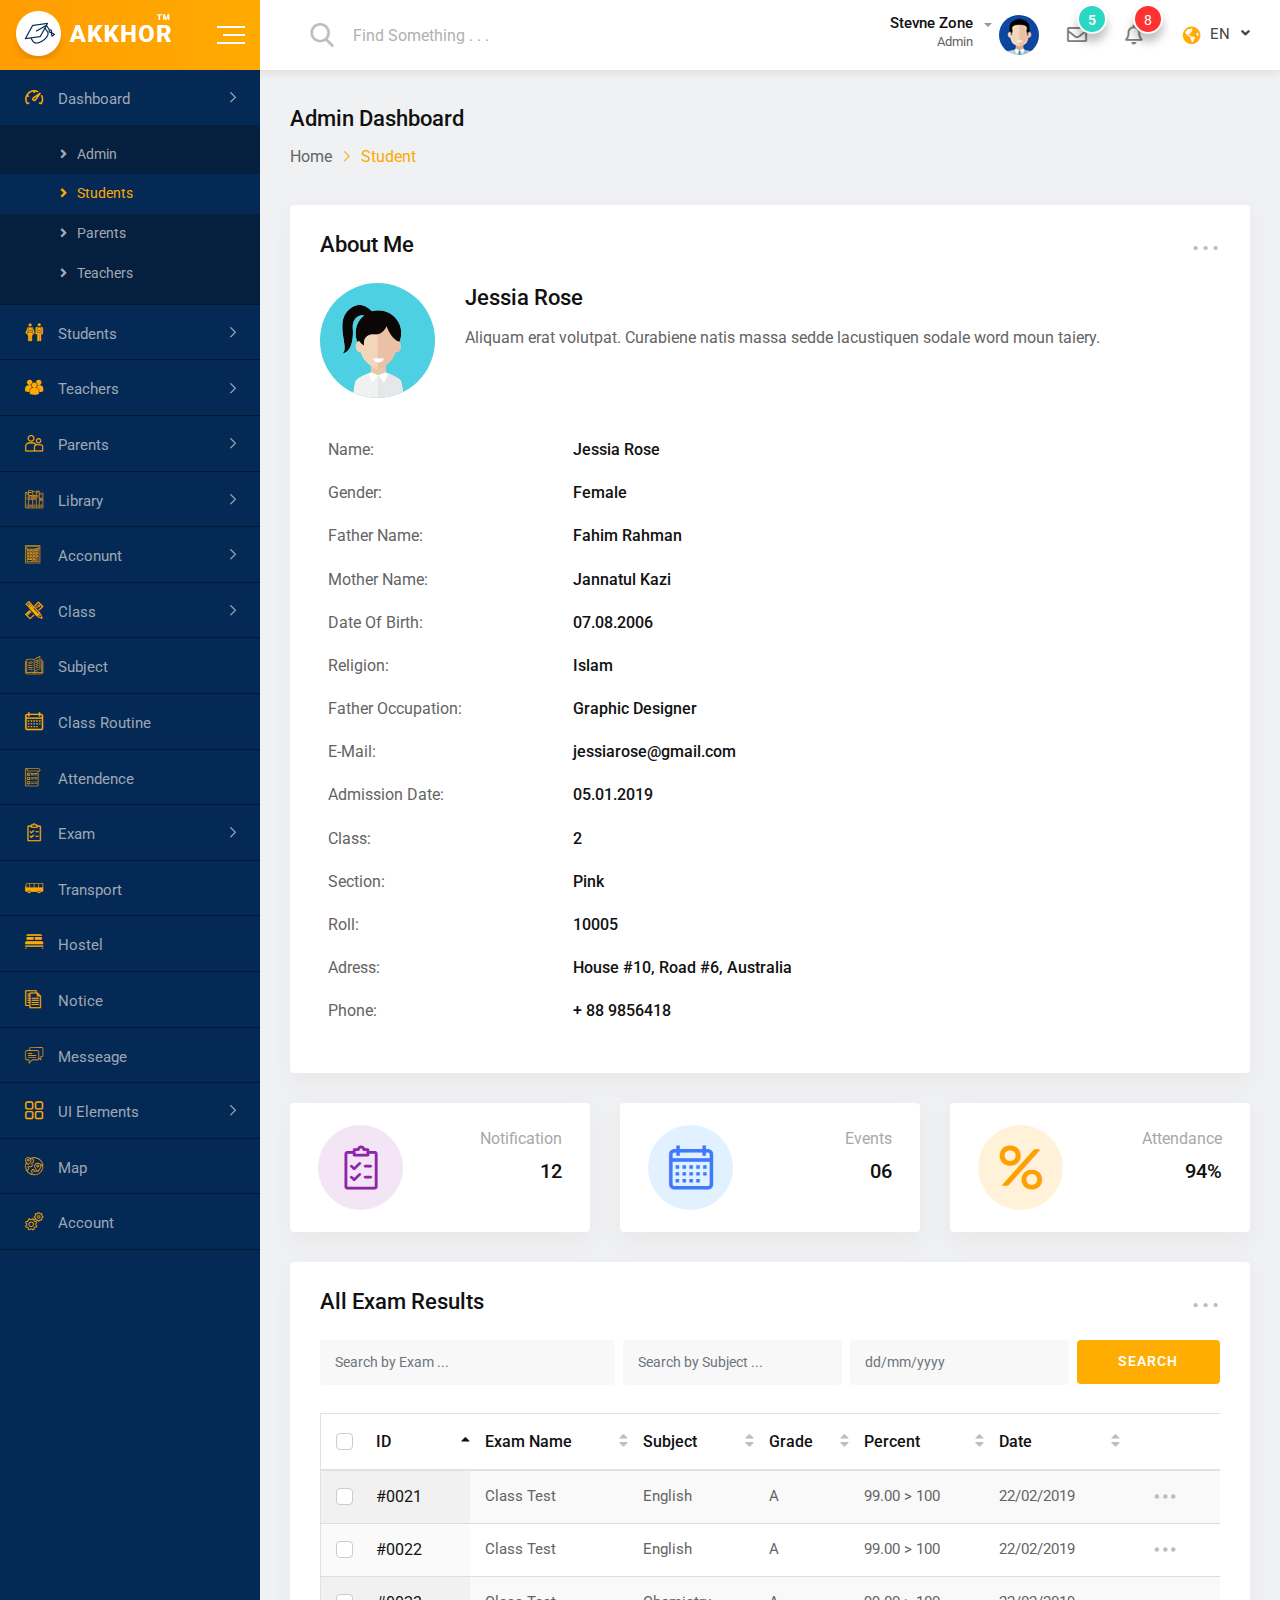
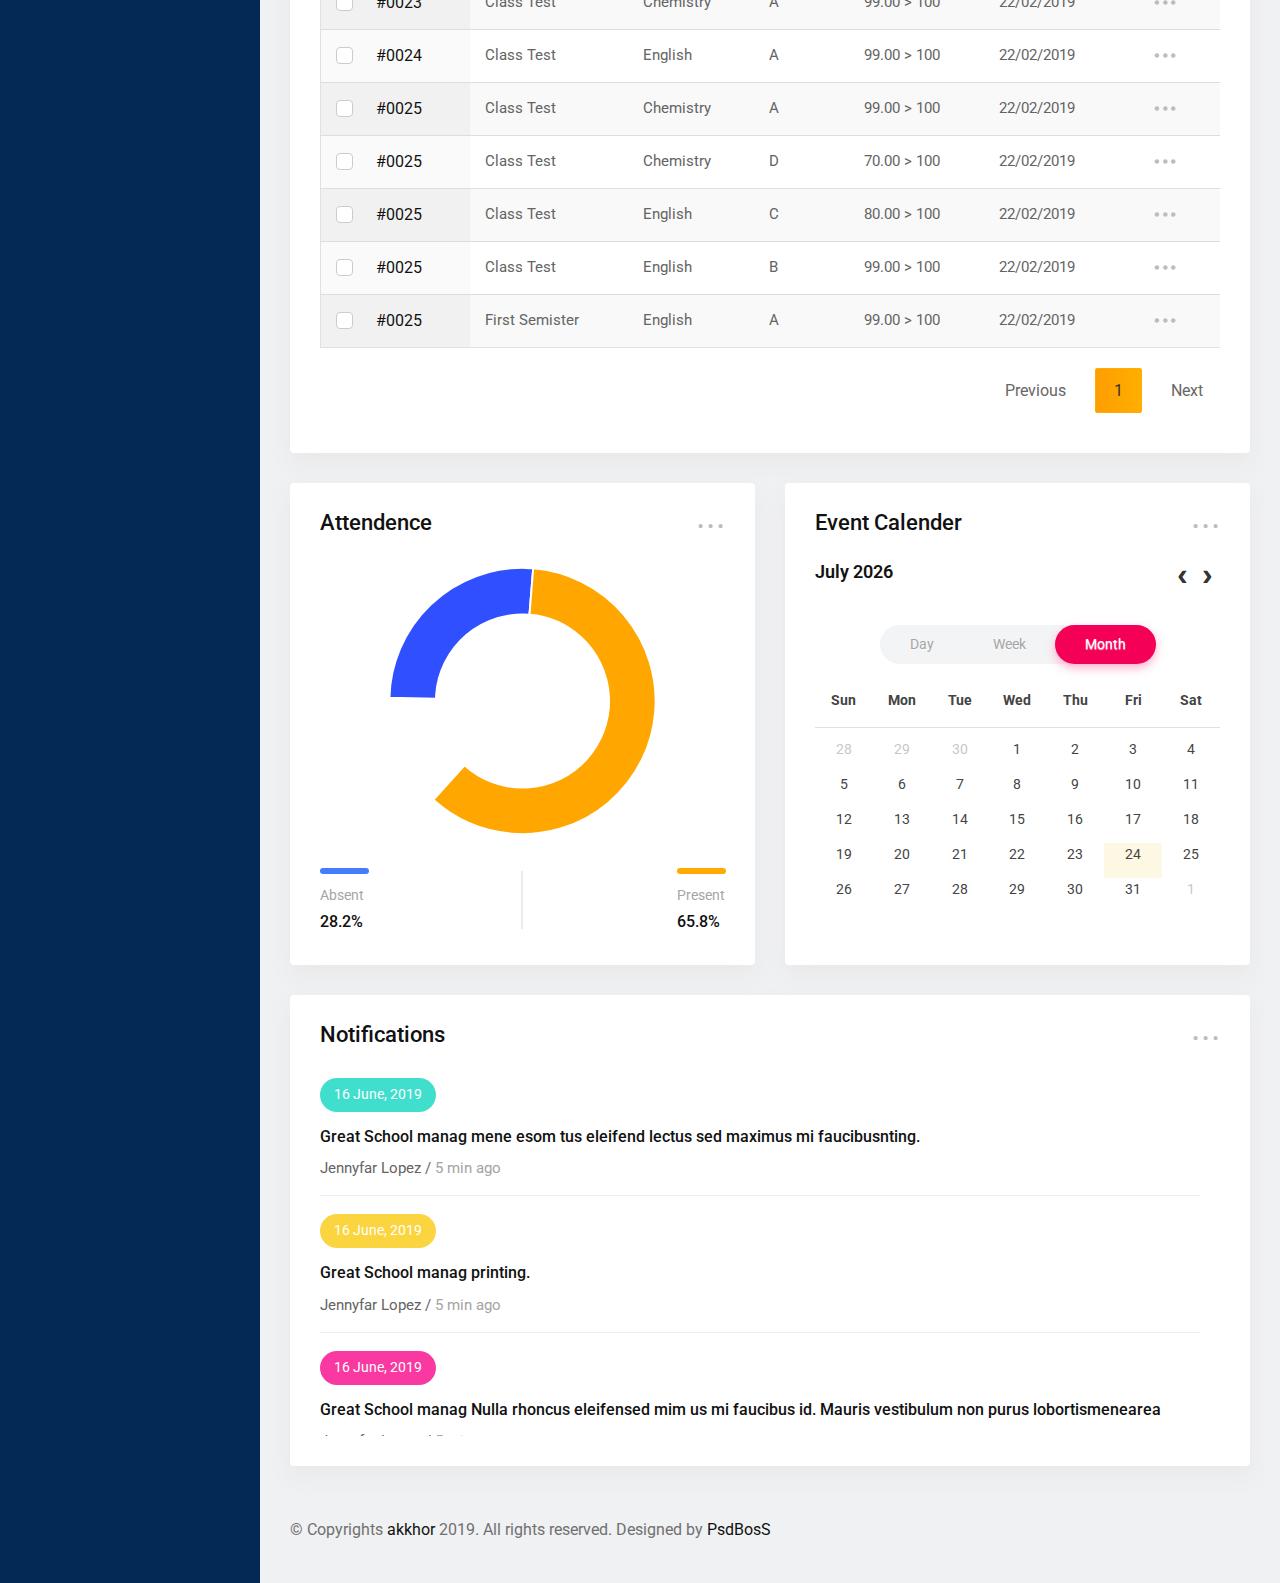
<file: modules/dashboard/student_dashboard.html>
<!doctype html>
<html class="no-js" lang="">

<head>
<meta charset="utf-8">
<meta http-equiv="x-ua-compatible" content="ie=edge">
<title>AKKHOR | Home 3</title>
<meta name="description" content="">
<meta name="viewport" content="width=device-width, initial-scale=1">
<!-- Favicon -->
<link rel="shortcut icon" type="image/x-icon" href="img/favicon.png">
<!-- Normalize CSS -->
<link rel="stylesheet" href="css/normalize.css">
<!-- Main CSS -->
<link rel="stylesheet" href="css/main.css">
<!-- Bootstrap CSS -->
<link rel="stylesheet" href="css/bootstrap.min.css">
<!-- Fontawesome CSS -->
<link rel="stylesheet" href="css/all.min.css">
<!-- Flaticon CSS -->
<link rel="stylesheet" href="fonts/flaticon.css">
<!-- Full Calender CSS -->
<link rel="stylesheet" href="css/fullcalendar.min.css">
<!-- Animate CSS -->
<link rel="stylesheet" href="css/animate.min.css">
<!-- Data Table CSS -->
<link rel="stylesheet" href="css/jquery.dataTables.min.css">
<!-- Custom CSS -->
<link rel="stylesheet" href="css/style.css">
<!-- Modernize js -->
<script src="js/modernizr-3.6.0.min.js"></script>
</head>




<body>
<!-- Preloader Start Here -->
<div id="preloader"></div>
<!-- Preloader End Here -->
<div id="wrapper" class="wrapper bg-ash">
<!-- Header Menu Area Start Here -->
<div class="navbar navbar-expand-md header-menu-one bg-light">
<div class="nav-bar-header-one">
<div class="header-logo">
<a href="index.html">
<img src="img/logo.png" alt="logo">
</a>
</div>
<div class="toggle-button sidebar-toggle">
<button type="button" class="item-link">
<span class="btn-icon-wrap">
<span></span>
<span></span>
<span></span>
</span>
</button>
</div>
</div>
<div class="d-md-none mobile-nav-bar">
<button class="navbar-toggler pulse-animation" type="button" data-toggle="collapse" data-target="#mobile-navbar" aria-expanded="false">
<i class="far fa-arrow-alt-circle-down"></i>
</button>
<button type="button" class="navbar-toggler sidebar-toggle-mobile">
<i class="fas fa-bars"></i>
</button>
</div>
<div class="header-main-menu collapse navbar-collapse" id="mobile-navbar">
<ul class="navbar-nav">
<li class="navbar-item header-search-bar">
<div class="input-group stylish-input-group">
<span class="input-group-addon">
<button type="submit">
<span class="flaticon-search" aria-hidden="true"></span>
</button>
</span>
<input type="text" class="form-control" placeholder="Find Something . . .">
</div>
</li>
</ul>
<ul class="navbar-nav">
<li class="navbar-item dropdown header-admin">
<a class="navbar-nav-link dropdown-toggle" href="#" role="button" data-toggle="dropdown"
aria-expanded="false">
<div class="admin-title">
<h5 class="item-title">Stevne Zone</h5>
<span>Admin</span>
</div>
<div class="admin-img">
<img src="img/figure/admin.jpg" alt="Admin">
</div>
</a>
<div class="dropdown-menu dropdown-menu-right">
<div class="item-header">
<h6 class="item-title">Steven Zone</h6>
</div>
<div class="item-content">
<ul class="settings-list">
<li><a href="#"><i class="flaticon-user"></i>My Profile</a></li>
<li><a href="#"><i class="flaticon-list"></i>Task</a></li>
<li><a href="#"><i class="flaticon-chat-comment-oval-speech-bubble-with-text-lines"></i>Message</a></li>
<li><a href="#"><i class="flaticon-gear-loading"></i>Account Settings</a></li>
<li><a href="login.html"><i class="flaticon-turn-off"></i>Log Out</a></li>
</ul>
</div>
</div>
</li>
<li class="navbar-item dropdown header-message">
<a class="navbar-nav-link dropdown-toggle" href="#" role="button" data-toggle="dropdown"
aria-expanded="false">
<i class="far fa-envelope"></i>
<div class="item-title d-md-none text-16 mg-l-10">Message</div>
<span>5</span>
</a>

<div class="dropdown-menu dropdown-menu-right">
<div class="item-header">
<h6 class="item-title">05 Message</h6>
</div>
<div class="item-content">
<div class="media">
<div class="item-img bg-skyblue author-online">
<img src="img/figure/student11.png" alt="img">
</div>
<div class="media-body space-sm">
<div class="item-title">
<a href="#">
<span class="item-name">Maria Zaman</span> 
<span class="item-time">18:30</span> 
</a>  
</div>
<p>What is the reason of buy this item. 
Is it usefull for me.....</p>
</div>
</div>
<div class="media">
<div class="item-img bg-yellow author-online">
<img src="img/figure/student12.png" alt="img">
</div>
<div class="media-body space-sm">
<div class="item-title">
<a href="#">
<span class="item-name">Benny Roy</span> 
<span class="item-time">10:35</span> 
</a>  
</div>
<p>What is the reason of buy this item. 
Is it usefull for me.....</p>
</div>
</div>
<div class="media">
<div class="item-img bg-pink">
<img src="img/figure/student13.png" alt="img">
</div>
<div class="media-body space-sm">
<div class="item-title">
<a href="#">
<span class="item-name">Steven</span> 
<span class="item-time">02:35</span> 
</a>  
</div>
<p>What is the reason of buy this item. 
Is it usefull for me.....</p>
</div>
</div>
<div class="media">
<div class="item-img bg-violet-blue">
<img src="img/figure/student11.png" alt="img">
</div>
<div class="media-body space-sm">
<div class="item-title">
<a href="#">
<span class="item-name">Joshep Joe</span> 
<span class="item-time">12:35</span> 
</a>  
</div>
<p>What is the reason of buy this item. 
Is it usefull for me.....</p>
</div>
</div>
</div>
</div>
</li>
<li class="navbar-item dropdown header-notification">
<a class="navbar-nav-link dropdown-toggle" href="#" role="button" data-toggle="dropdown"
aria-expanded="false">
<i class="far fa-bell"></i>
<div class="item-title d-md-none text-16 mg-l-10">Notification</div>
<span>8</span>
</a>

<div class="dropdown-menu dropdown-menu-right">
<div class="item-header">
<h6 class="item-title">03 Notifiacations</h6>
</div>
<div class="item-content">
<div class="media">
<div class="item-icon bg-skyblue">
<i class="fas fa-check"></i>
</div>
<div class="media-body space-sm">
<div class="post-title">Complete Today Task</div>
<span>1 Mins ago</span>
</div>
</div>
<div class="media">
<div class="item-icon bg-orange">
<i class="fas fa-calendar-alt"></i>
</div>
<div class="media-body space-sm">
<div class="post-title">Director Metting</div>
<span>20 Mins ago</span>
</div>
</div>
<div class="media">
<div class="item-icon bg-violet-blue">
<i class="fas fa-cogs"></i>
</div>
<div class="media-body space-sm">
<div class="post-title">Update Password</div>
<span>45 Mins ago</span>
</div>
</div>
</div>
</div>
</li>
<li class="navbar-item dropdown header-language">
<a class="navbar-nav-link dropdown-toggle" href="#" role="button" 
data-toggle="dropdown" aria-expanded="false"><i class="fas fa-globe-americas"></i>EN</a>
<div class="dropdown-menu dropdown-menu-right">
<a class="dropdown-item" href="#">English</a>
<a class="dropdown-item" href="#">Spanish</a>
<a class="dropdown-item" href="#">Franchis</a>
<a class="dropdown-item" href="#">Chiness</a>
</div>
</li>
</ul>
</div>
</div>
<!-- Header Menu Area End Here -->





<!-- Page Area Start Here -->
<div class="dashboard-page-one">
<!-- Sidebar Area Start Here -->
<div class="sidebar-main sidebar-menu-one sidebar-expand-md sidebar-color">
<div class="mobile-sidebar-header d-md-none">
<div class="header-logo">
<a href="index.html"><img src="img/logo1.png" alt="logo"></a>
</div>
</div>
<div class="sidebar-menu-content">
<ul class="nav nav-sidebar-menu sidebar-toggle-view">
<li class="nav-item sidebar-nav-item">
<a href="#" class="nav-link"><i class="flaticon-dashboard"></i><span>Dashboard</span></a>
<ul class="nav sub-group-menu sub-group-active">
<li class="nav-item">
<a href="index.html" class="nav-link"><i class="fas fa-angle-right"></i>Admin</a>
</li>
<li class="nav-item">
<a href="index3.html" class="nav-link menu-active"><i
class="fas fa-angle-right"></i>Students</a>
</li>
<li class="nav-item">
<a href="index4.html" class="nav-link"><i class="fas fa-angle-right"></i>Parents</a>
</li>
<li class="nav-item">
<a href="index5.html" class="nav-link"><i
class="fas fa-angle-right"></i>Teachers</a>
</li>
</ul>
</li>
<li class="nav-item sidebar-nav-item">
<a href="#" class="nav-link"><i class="flaticon-classmates"></i><span>Students</span></a>
<ul class="nav sub-group-menu">
<li class="nav-item">
<a href="all-student.html" class="nav-link"><i class="fas fa-angle-right"></i>All
Students</a>
</li>
<li class="nav-item">
<a href="student-details.html" class="nav-link"><i
class="fas fa-angle-right"></i>Student Details</a>
</li>
<li class="nav-item">
<a href="admit-form.html" class="nav-link"><i
class="fas fa-angle-right"></i>Admission Form</a>
</li>
<li class="nav-item">
<a href="student-promotion.html" class="nav-link"><i
class="fas fa-angle-right"></i>Student Promotion</a>
</li>
</ul>
</li>
<li class="nav-item sidebar-nav-item">
<a href="#" class="nav-link"><i
class="flaticon-multiple-users-silhouette"></i><span>Teachers</span></a>
<ul class="nav sub-group-menu">
<li class="nav-item">
<a href="all-teacher.html" class="nav-link"><i class="fas fa-angle-right"></i>All
Teachers</a>
</li>
<li class="nav-item">
<a href="teacher-details.html" class="nav-link"><i
class="fas fa-angle-right"></i>Teacher Details</a>
</li>
<li class="nav-item">
<a href="add-teacher.html" class="nav-link"><i class="fas fa-angle-right"></i>Add
Teacher</a>
</li>
<li class="nav-item">
<a href="teacher-payment.html" class="nav-link"><i
class="fas fa-angle-right"></i>Payment</a>
</li>
</ul>
</li>
<li class="nav-item sidebar-nav-item">
<a href="#" class="nav-link"><i class="flaticon-couple"></i><span>Parents</span></a>
<ul class="nav sub-group-menu">
<li class="nav-item">
<a href="all-parents.html" class="nav-link"><i class="fas fa-angle-right"></i>All
Parents</a>
</li>
<li class="nav-item">
<a href="parents-details.html" class="nav-link"><i
class="fas fa-angle-right"></i>Parents Details</a>
</li>
<li class="nav-item">
<a href="add-parents.html" class="nav-link"><i class="fas fa-angle-right"></i>Add
Parent</a>
</li>
</ul>
</li>
<li class="nav-item sidebar-nav-item">
<a href="#" class="nav-link"><i class="flaticon-books"></i><span>Library</span></a>
<ul class="nav sub-group-menu">
<li class="nav-item">
<a href="all-book.html" class="nav-link"><i class="fas fa-angle-right"></i>All
Book</a>
</li>
<li class="nav-item">
<a href="add-book.html" class="nav-link"><i class="fas fa-angle-right"></i>Add New
Book</a>
</li>
</ul>
</li>
<li class="nav-item sidebar-nav-item">
<a href="#" class="nav-link"><i class="flaticon-technological"></i><span>Acconunt</span></a>
<ul class="nav sub-group-menu">
<li class="nav-item">
<a href="all-fees.html" class="nav-link"><i class="fas fa-angle-right"></i>All Fees
Collection</a>
</li>
<li class="nav-item">
<a href="all-expense.html" class="nav-link"><i
class="fas fa-angle-right"></i>Expenses</a>
</li>
<li class="nav-item">
<a href="add-expense.html" class="nav-link"><i class="fas fa-angle-right"></i>Add
Expenses</a>
</li>
</ul>
</li>
<li class="nav-item sidebar-nav-item">
<a href="#" class="nav-link"><i
class="flaticon-maths-class-materials-cross-of-a-pencil-and-a-ruler"></i><span>Class</span></a>
<ul class="nav sub-group-menu">
<li class="nav-item">
<a href="all-class.html" class="nav-link"><i class="fas fa-angle-right"></i>All
Classes</a>
</li>
<li class="nav-item">
<a href="add-class.html" class="nav-link"><i class="fas fa-angle-right"></i>Add New
Class</a>
</li>
</ul>
</li>
<li class="nav-item">
<a href="all-subject.html" class="nav-link"><i
class="flaticon-open-book"></i><span>Subject</span></a>
</li>
<li class="nav-item">
<a href="class-routine.html" class="nav-link"><i class="flaticon-calendar"></i><span>Class
Routine</span></a>
</li>
<li class="nav-item">
<a href="student-attendence.html" class="nav-link"><i
class="flaticon-checklist"></i><span>Attendence</span></a>
</li>
<li class="nav-item sidebar-nav-item">
<a href="#" class="nav-link"><i class="flaticon-shopping-list"></i><span>Exam</span></a>
<ul class="nav sub-group-menu">
<li class="nav-item">
<a href="exam-schedule.html" class="nav-link"><i class="fas fa-angle-right"></i>Exam
Schedule</a>
</li>
<li class="nav-item">
<a href="exam-grade.html" class="nav-link"><i class="fas fa-angle-right"></i>Exam
Grades</a>
</li>
</ul>
</li>
<li class="nav-item">
<a href="transport.html" class="nav-link"><i
class="flaticon-bus-side-view"></i><span>Transport</span></a>
</li>
<li class="nav-item">
<a href="hostel.html" class="nav-link"><i class="flaticon-bed"></i><span>Hostel</span></a>
</li>
<li class="nav-item">
<a href="notice-board.html" class="nav-link"><i
class="flaticon-script"></i><span>Notice</span></a>
</li>
<li class="nav-item">
<a href="messaging.html" class="nav-link"><i
class="flaticon-chat"></i><span>Messeage</span></a>
</li>
<li class="nav-item sidebar-nav-item">
<a href="#" class="nav-link"><i class="flaticon-menu-1"></i><span>UI Elements</span></a>
<ul class="nav sub-group-menu">
<li class="nav-item">
<a href="notification-alart.html" class="nav-link"><i class="fas fa-angle-right"></i>Alart</a>
</li>
<li class="nav-item">
<a href="button.html" class="nav-link"><i class="fas fa-angle-right"></i>Button</a>
</li>
<li class="nav-item">
<a href="grid.html" class="nav-link"><i class="fas fa-angle-right"></i>Grid</a>
</li>
<li class="nav-item">
<a href="modal.html" class="nav-link"><i class="fas fa-angle-right"></i>Modal</a>
</li>
<li class="nav-item">
<a href="progress-bar.html" class="nav-link"><i class="fas fa-angle-right"></i>Progress Bar</a>
</li>
<li class="nav-item">
<a href="ui-tab.html" class="nav-link"><i class="fas fa-angle-right"></i>Tab</a>
</li>
<li class="nav-item">
<a href="ui-widget.html" class="nav-link"><i
class="fas fa-angle-right"></i>Widget</a>
</li>
</ul>
</li>
<li class="nav-item">
<a href="map.html" class="nav-link"><i
class="flaticon-planet-earth"></i><span>Map</span></a>
</li>
<li class="nav-item">
<a href="account-settings.html" class="nav-link"><i
class="flaticon-settings"></i><span>Account</span></a>
</li>
</ul>
</div>
</div>
<!-- Sidebar Area End Here -->


<div class="dashboard-content-one">
<!-- Breadcubs Area Start Here -->
<div class="breadcrumbs-area">
<h3>Admin Dashboard</h3>
<ul>
<li>
<a href="index.html">Home</a>
</li>
<li>Student</li>
</ul>
</div>
<!-- Breadcubs Area End Here -->
<div class="row">
<!-- Student Info Area Start Here -->
<div class="col-4-xxxl col-12">
<div class="card dashboard-card-ten">
<div class="card-body">
<div class="heading-layout1">
<div class="item-title">
<h3>About Me</h3>
</div>
<div class="dropdown">
<a class="dropdown-toggle" href="#" role="button" data-toggle="dropdown"
aria-expanded="false">...</a>

<div class="dropdown-menu dropdown-menu-right">
<a class="dropdown-item" href="#"><i
class="fas fa-times text-orange-red"></i>Close</a>
<a class="dropdown-item" href="#"><i
class="fas fa-cogs text-dark-pastel-green"></i>Edit</a>
<a class="dropdown-item" href="#"><i
class="fas fa-redo-alt text-orange-peel"></i>Refresh</a>
</div>
</div>
</div>
<div class="student-info">
<div class="media media-none--xs">
<div class="item-img">
<img src="img/figure/student.png" class="media-img-auto" alt="student">
</div>
<div class="media-body">
<h3 class="item-title">Jessia Rose</h3>
<p>Aliquam erat volutpat. Curabiene natis massa
sedde lacustiquen sodale word moun taiery.</p>
</div>
</div>
<div class="table-responsive info-table">
<table class="table text-nowrap">
<tbody>
<tr>
<td>Name:</td>
<td class="font-medium text-dark-medium">Jessia Rose</td>
</tr>
<tr>
<td>Gender:</td>
<td class="font-medium text-dark-medium">Female</td>
</tr>
<tr>
<td>Father Name:</td>
<td class="font-medium text-dark-medium">Fahim Rahman</td>
</tr>
<tr>
<td>Mother Name:</td>
<td class="font-medium text-dark-medium">Jannatul Kazi</td>
</tr>
<tr>
<td>Date Of Birth:</td>
<td class="font-medium text-dark-medium">07.08.2006</td>
</tr>
<tr>
<td>Religion:</td>
<td class="font-medium text-dark-medium">Islam</td>
</tr>
<tr>
<td>Father Occupation:</td>
<td class="font-medium text-dark-medium">Graphic Designer</td>
</tr>
<tr>
<td>E-Mail:</td>
<td class="font-medium text-dark-medium">jessiarose@gmail.com</td>
</tr>
<tr>
<td>Admission Date:</td>
<td class="font-medium text-dark-medium">05.01.2019</td>
</tr>
<tr>
<td>Class:</td>
<td class="font-medium text-dark-medium">2</td>
</tr>
<tr>
<td>Section:</td>
<td class="font-medium text-dark-medium">Pink</td>
</tr>
<tr>
<td>Roll:</td>
<td class="font-medium text-dark-medium">10005</td>
</tr>
<tr>
<td>Adress:</td>
<td class="font-medium text-dark-medium">House #10, Road #6,
Australia</td>
</tr>
<tr>
<td>Phone:</td>
<td class="font-medium text-dark-medium">+ 88 9856418</td>
</tr>
</tbody>
</table>
</div>
</div>
</div>
</div>
</div>
<!-- Student Info Area End Here -->
<div class="col-8-xxxl col-12">
<div class="row">
<!-- Summery Area Start Here -->
<div class="col-lg-4">
<div class="dashboard-summery-one">
<div class="row">
<div class="col-6">
<div class="item-icon bg-light-magenta">
<i class="flaticon-shopping-list text-magenta"></i>
</div>
</div>
<div class="col-6">
<div class="item-content">
<div class="item-title">Notification</div>
<div class="item-number"><span class="counter" data-num="12">12</span></div>
</div>
</div>
</div>
</div>
</div>
<div class="col-lg-4">
<div class="dashboard-summery-one">
<div class="row">
<div class="col-6">
<div class="item-icon bg-light-blue">
<i class="flaticon-calendar text-blue"></i>
</div>
</div>
<div class="col-6">
<div class="item-content">
<div class="item-title">Events</div>
<div class="item-number"><span class="counter" data-num="06">06</span></div>
</div>
</div>
</div>
</div>
</div>
<div class="col-lg-4">
<div class="dashboard-summery-one">
<div class="row">
<div class="col-6">
<div class="item-icon bg-light-yellow">
<i class="flaticon-percentage-discount text-orange"></i>
</div>
</div>
<div class="col-6">
<div class="item-content">
<div class="item-title">Attendance</div>
<div class="item-number"><span class="counter" data-num="94">94</span><span>%</span></div>
</div>
</div>
</div>
</div>
</div>
<!-- Summery Area End Here -->
<!-- Exam Result Area Start Here -->
<div class="col-lg-12">
<div class="card dashboard-card-eleven">
<div class="card-body">
<div class="heading-layout1">
<div class="item-title">
<h3>All Exam Results</h3>
</div>
<div class="dropdown">
<a class="dropdown-toggle" href="#" role="button" data-toggle="dropdown"
aria-expanded="false">...</a>

<div class="dropdown-menu dropdown-menu-right">
<a class="dropdown-item" href="#"><i
class="fas fa-times text-orange-red"></i>Close</a>
<a class="dropdown-item" href="#"><i
class="fas fa-cogs text-dark-pastel-green"></i>Edit</a>
<a class="dropdown-item" href="#"><i
class="fas fa-redo-alt text-orange-peel"></i>Refresh</a>
</div>
</div>
</div>
<div class="table-box-wrap">
<form class="search-form-box">
<div class="row gutters-8">
<div class="col-lg-4 col-12 form-group">
<input type="text" placeholder="Search by Exam ..."
class="form-control">
</div>
<div class="col-lg-3 col-12 form-group">
<input type="text" placeholder="Search by Subject ..."
class="form-control">
</div>
<div class="col-lg-3 col-12 form-group">
<input type="text" placeholder="dd/mm/yyyy"
class="form-control">
</div>
<div class="col-lg-2 col-12 form-group">
<button type="submit"
class="fw-btn-fill btn-gradient-yellow">SEARCH</button>
</div>
</div>
</form>
<div class="table-responsive result-table-box">
<table class="table display data-table text-nowrap">
<thead>
<tr>
<th>
<div class="form-check">
<input type="checkbox"
class="form-check-input checkAll">
<label class="form-check-label">ID</label>
</div>
</th>
<th>Exam Name</th>
<th>Subject</th>
<th>Grade</th>
<th>Percent</th>
<th>Date</th>
<th></th>
</tr>
</thead>
<tbody>
<tr>
<td>
<div class="form-check">
<input type="checkbox" class="form-check-input">
<label class="form-check-label">#0021</label>
</div>
</td>
<td>Class Test</td>
<td>English</td>
<td>A</td>
<td>99.00 > 100</td>
<td>22/02/2019</td>
<td>
<div class="dropdown">
<a href="#" class="dropdown-toggle"
data-toggle="dropdown" aria-expanded="false">
<span
class="flaticon-more-button-of-three-dots"></span>
</a>
<div class="dropdown-menu dropdown-menu-right">
<a class="dropdown-item" href="#"><i
class="fas fa-times text-orange-red"></i>Close</a>
<a class="dropdown-item" href="#"><i
class="fas fa-cogs text-dark-pastel-green"></i>Edit</a>
<a class="dropdown-item" href="#"><i
class="fas fa-redo-alt text-orange-peel"></i>Refresh</a>
</div>
</div>
</td>
</tr>
<tr>
<td>
<div class="form-check">
<input type="checkbox" class="form-check-input">
<label class="form-check-label">#0022</label>
</div>
</td>
<td>Class Test</td>
<td>English</td>
<td>A</td>
<td>99.00 > 100</td>
<td>22/02/2019</td>
<td>
<div class="dropdown">
<a href="#" class="dropdown-toggle"
data-toggle="dropdown" aria-expanded="false">
<span
class="flaticon-more-button-of-three-dots"></span>
</a>
<div class="dropdown-menu dropdown-menu-right">
<a class="dropdown-item" href="#"><i
class="fas fa-times text-orange-red"></i>Close</a>
<a class="dropdown-item" href="#"><i
class="fas fa-cogs text-dark-pastel-green"></i>Edit</a>
<a class="dropdown-item" href="#"><i
class="fas fa-redo-alt text-orange-peel"></i>Refresh</a>
</div>
</div>
</td>
</tr>
<tr>
<td>
<div class="form-check">
<input type="checkbox" class="form-check-input">
<label class="form-check-label">#0023</label>
</div>
</td>
<td>Class Test</td>
<td>Chemistry</td>
<td>A</td>
<td>99.00 > 100</td>
<td>22/02/2019</td>
<td>
<div class="dropdown">
<a href="#" class="dropdown-toggle"
data-toggle="dropdown" aria-expanded="false">
<span
class="flaticon-more-button-of-three-dots"></span>
</a>
<div class="dropdown-menu dropdown-menu-right">
<a class="dropdown-item" href="#"><i
class="fas fa-times text-orange-red"></i>Close</a>
<a class="dropdown-item" href="#"><i
class="fas fa-cogs text-dark-pastel-green"></i>Edit</a>
<a class="dropdown-item" href="#"><i
class="fas fa-redo-alt text-orange-peel"></i>Refresh</a>
</div>
</div>
</td>
</tr>
<tr>
<td>
<div class="form-check">
<input type="checkbox" class="form-check-input">
<label class="form-check-label">#0024</label>
</div>
</td>
<td>Class Test</td>
<td>English</td>
<td>A</td>
<td>99.00 > 100</td>
<td>22/02/2019</td>
<td>
<div class="dropdown">
<a href="#" class="dropdown-toggle"
data-toggle="dropdown" aria-expanded="false">
<span
class="flaticon-more-button-of-three-dots"></span>
</a>
<div class="dropdown-menu dropdown-menu-right">
<a class="dropdown-item" href="#"><i
class="fas fa-times text-orange-red"></i>Close</a>
<a class="dropdown-item" href="#"><i
class="fas fa-cogs text-dark-pastel-green"></i>Edit</a>
<a class="dropdown-item" href="#"><i
class="fas fa-redo-alt text-orange-peel"></i>Refresh</a>
</div>
</div>
</td>
</tr>
<tr>
<td>
<div class="form-check">
<input type="checkbox" class="form-check-input">
<label class="form-check-label">#0025</label>
</div>
</td>
<td>Class Test</td>
<td>Chemistry</td>
<td>A</td>
<td>99.00 > 100</td>
<td>22/02/2019</td>
<td>
<div class="dropdown">
<a href="#" class="dropdown-toggle"
data-toggle="dropdown" aria-expanded="false">
<span
class="flaticon-more-button-of-three-dots"></span>
</a>
<div class="dropdown-menu dropdown-menu-right">
<a class="dropdown-item" href="#"><i
class="fas fa-times text-orange-red"></i>Close</a>
<a class="dropdown-item" href="#"><i
class="fas fa-cogs text-dark-pastel-green"></i>Edit</a>
<a class="dropdown-item" href="#"><i
class="fas fa-redo-alt text-orange-peel"></i>Refresh</a>
</div>
</div>
</td>
</tr>
<tr>
<td>
<div class="form-check">
<input type="checkbox" class="form-check-input">
<label class="form-check-label">#0025</label>
</div>
</td>
<td>Class Test</td>
<td>Chemistry</td>
<td>D</td>
<td>70.00 > 100</td>
<td>22/02/2019</td>
<td>
<div class="dropdown">
<a href="#" class="dropdown-toggle"
data-toggle="dropdown" aria-expanded="false">
<span
class="flaticon-more-button-of-three-dots"></span>
</a>
<div class="dropdown-menu dropdown-menu-right">
<a class="dropdown-item" href="#"><i
class="fas fa-times text-orange-red"></i>Close</a>
<a class="dropdown-item" href="#"><i
class="fas fa-cogs text-dark-pastel-green"></i>Edit</a>
<a class="dropdown-item" href="#"><i
class="fas fa-redo-alt text-orange-peel"></i>Refresh</a>
</div>
</div>
</td>
</tr>
<tr>
<td>
<div class="form-check">
<input type="checkbox" class="form-check-input">
<label class="form-check-label">#0025</label>
</div>
</td>
<td>Class Test</td>
<td>English</td>
<td>C</td>
<td>80.00 > 100</td>
<td>22/02/2019</td>
<td>
<div class="dropdown">
<a href="#" class="dropdown-toggle"
data-toggle="dropdown" aria-expanded="false">
<span
class="flaticon-more-button-of-three-dots"></span>
</a>
<div class="dropdown-menu dropdown-menu-right">
<a class="dropdown-item" href="#"><i
class="fas fa-times text-orange-red"></i>Close</a>
<a class="dropdown-item" href="#"><i
class="fas fa-cogs text-dark-pastel-green"></i>Edit</a>
<a class="dropdown-item" href="#"><i
class="fas fa-redo-alt text-orange-peel"></i>Refresh</a>
</div>
</div>
</td>
</tr>
<tr>
<td>
<div class="form-check">
<input type="checkbox" class="form-check-input">
<label class="form-check-label">#0025</label>
</div>
</td>
<td>Class Test</td>
<td>English</td>
<td>B</td>
<td>99.00 > 100</td>
<td>22/02/2019</td>
<td>
<div class="dropdown">
<a href="#" class="dropdown-toggle"
data-toggle="dropdown" aria-expanded="false">
<span
class="flaticon-more-button-of-three-dots"></span>
</a>
<div class="dropdown-menu dropdown-menu-right">
<a class="dropdown-item" href="#"><i
class="fas fa-times text-orange-red"></i>Close</a>
<a class="dropdown-item" href="#"><i
class="fas fa-cogs text-dark-pastel-green"></i>Edit</a>
<a class="dropdown-item" href="#"><i
class="fas fa-redo-alt text-orange-peel"></i>Refresh</a>
</div>
</div>
</td>
</tr>
<tr>
<td>
<div class="form-check">
<input type="checkbox" class="form-check-input">
<label class="form-check-label">#0025</label>
</div>
</td>
<td>First Semister</td>
<td>English</td>
<td>A</td>
<td>99.00 > 100</td>
<td>22/02/2019</td>
<td>
<div class="dropdown">
<a href="#" class="dropdown-toggle"
data-toggle="dropdown" aria-expanded="false">
<span
class="flaticon-more-button-of-three-dots"></span>
</a>
<div class="dropdown-menu dropdown-menu-right">
<a class="dropdown-item" href="#"><i
class="fas fa-times text-orange-red"></i>Close</a>
<a class="dropdown-item" href="#"><i
class="fas fa-cogs text-dark-pastel-green"></i>Edit</a>
<a class="dropdown-item" href="#"><i
class="fas fa-redo-alt text-orange-peel"></i>Refresh</a>
</div>
</div>
</td>
</tr>
</tbody>
</table>
</div>
</div>
</div>
</div>
</div>
<!-- Exam Result Area End Here -->
</div>
</div>
</div>
<div class="row">
<div class="col-4-xxxl col-xl-6 col-12">
<div class="card dashboard-card-three">
<div class="card-body">
<div class="heading-layout1">
<div class="item-title">
<h3>Attendence</h3>
</div>
<div class="dropdown">
<a class="dropdown-toggle" href="#" role="button" data-toggle="dropdown"
aria-expanded="false">...</a>

<div class="dropdown-menu dropdown-menu-right">
<a class="dropdown-item" href="#"><i
class="fas fa-times text-orange-red"></i>Close</a>
<a class="dropdown-item" href="#"><i
class="fas fa-cogs text-dark-pastel-green"></i>Edit</a>
<a class="dropdown-item" href="#"><i
class="fas fa-redo-alt text-orange-peel"></i>Refresh</a>
</div>
</div>
</div>
<div class="doughnut-chart-wrap">
<canvas id="student-doughnut-chart" width="100" height="270"></canvas>
</div>
<div class="student-report">
<div class="student-count pseudo-bg-blue">
<h4 class="item-title">Absent</h4>
<div class="item-number">28.2%</div>
</div>
<div class="student-count pseudo-bg-yellow">
<h4 class="item-title">Present</h4>
<div class="item-number">65.8%</div>
</div>
</div>
</div>
</div>
</div>
<div class="col-4-xxxl col-xl-6 col-12">
<div class="card dashboard-card-thirteen">
<div class="card-body">
<div class="heading-layout1">
<div class="item-title">
<h3>Event Calender</h3>
</div>
<div class="dropdown">
<a class="dropdown-toggle" href="#" role="button" data-toggle="dropdown"
aria-expanded="false">...</a>

<div class="dropdown-menu dropdown-menu-right">
<a class="dropdown-item" href="#"><i
class="fas fa-times text-orange-red"></i>Close</a>
<a class="dropdown-item" href="#"><i
class="fas fa-cogs text-dark-pastel-green"></i>Edit</a>
<a class="dropdown-item" href="#"><i
class="fas fa-redo-alt text-orange-peel"></i>Refresh</a>
</div>
</div>
</div>
<div class="calender-wrap">
<div id="fc-calender" class="fc-calender"></div>
</div>
</div>
</div>
</div>
<div class="col-4-xxxl col-12">
<div class="card dashboard-card-six">
<div class="card-body">
<div class="heading-layout1 mg-b-17">
<div class="item-title">
<h3>Notifications</h3>
</div>
<div class="dropdown">
<a class="dropdown-toggle" href="#" role="button" data-toggle="dropdown"
aria-expanded="false">...</a>

<div class="dropdown-menu dropdown-menu-right">
<a class="dropdown-item" href="#"><i
class="fas fa-times text-orange-red"></i>Close</a>
<a class="dropdown-item" href="#"><i
class="fas fa-cogs text-dark-pastel-green"></i>Edit</a>
<a class="dropdown-item" href="#"><i
class="fas fa-redo-alt text-orange-peel"></i>Refresh</a>
</div>
</div>
</div>
<div class="notice-box-wrap">
<div class="notice-list">
<div class="post-date bg-skyblue">16 June, 2019</div>
<h6 class="notice-title"><a href="#">Great School manag mene esom tus eleifend
lectus
sed maximus mi faucibusnting.</a></h6>
<div class="entry-meta"> Jennyfar Lopez / <span>5 min ago</span></div>
</div>
<div class="notice-list">
<div class="post-date bg-yellow">16 June, 2019</div>
<h6 class="notice-title"><a href="#">Great School manag printing.</a></h6>
<div class="entry-meta"> Jennyfar Lopez / <span>5 min ago</span></div>
</div>
<div class="notice-list">
<div class="post-date bg-pink">16 June, 2019</div>
<h6 class="notice-title"><a href="#">Great School manag Nulla rhoncus eleifensed
mim
us mi faucibus id. Mauris vestibulum non purus lobortismenearea</a></h6>
<div class="entry-meta"> Jennyfar Lopez / <span>5 min ago</span></div>
</div>
<div class="notice-list">
<div class="post-date bg-skyblue">16 June, 2019</div>
<h6 class="notice-title"><a href="#">Great School manag mene esom text of the
printing.</a></h6>
<div class="entry-meta"> Jennyfar Lopez / <span>5 min ago</span></div>
</div>
<div class="notice-list">
<div class="post-date bg-yellow">16 June, 2019</div>
<h6 class="notice-title"><a href="#">Great School manag printing.</a></h6>
<div class="entry-meta"> Jennyfar Lopez / <span>5 min ago</span></div>
</div>
<div class="notice-list">
<div class="post-date bg-pink">16 June, 2019</div>
<h6 class="notice-title"><a href="#">Great School manag meneesom.</a></h6>
<div class="entry-meta"> Jennyfar Lopez / <span>5 min ago</span></div>
</div>
</div>
</div>
</div>
</div>
</div>


<!-- Footer Area Start Here -->
<footer class="footer-wrap-layout1">
<div class="copyright">© Copyrights <a href="#">akkhor</a> 2019. All rights reserved. Designed by <a
href="#">PsdBosS</a></div>
</footer>
<!-- Footer Area End Here -->
</div>
</div>
<!-- Page Area End Here -->
</div>
<!-- jquery-->
<script src="js/jquery-3.3.1.min.js"></script>
<!-- Plugins js -->
<script src="js/plugins.js"></script>
<!-- Popper js -->
<script src="js/popper.min.js"></script>
<!-- Bootstrap js -->
<script src="js/bootstrap.min.js"></script>
<!-- Counterup Js -->
<script src="js/jquery.counterup.min.js"></script>
<!-- Moment Js -->
<script src="js/moment.min.js"></script>
<!-- Waypoints Js -->
<script src="js/jquery.waypoints.min.js"></script>
<!-- Scroll Up Js -->
<script src="js/jquery.scrollUp.min.js"></script>
<!-- Full Calender Js -->
<script src="js/fullcalendar.min.js"></script>
<!-- Chart Js -->
<script src="js/Chart.min.js"></script>
<!-- Data Table Js -->
<script src="js/jquery.dataTables.min.js"></script>
<!-- Custom Js -->
<script src="js/main.js"></script>

</body>

</html>
</file>
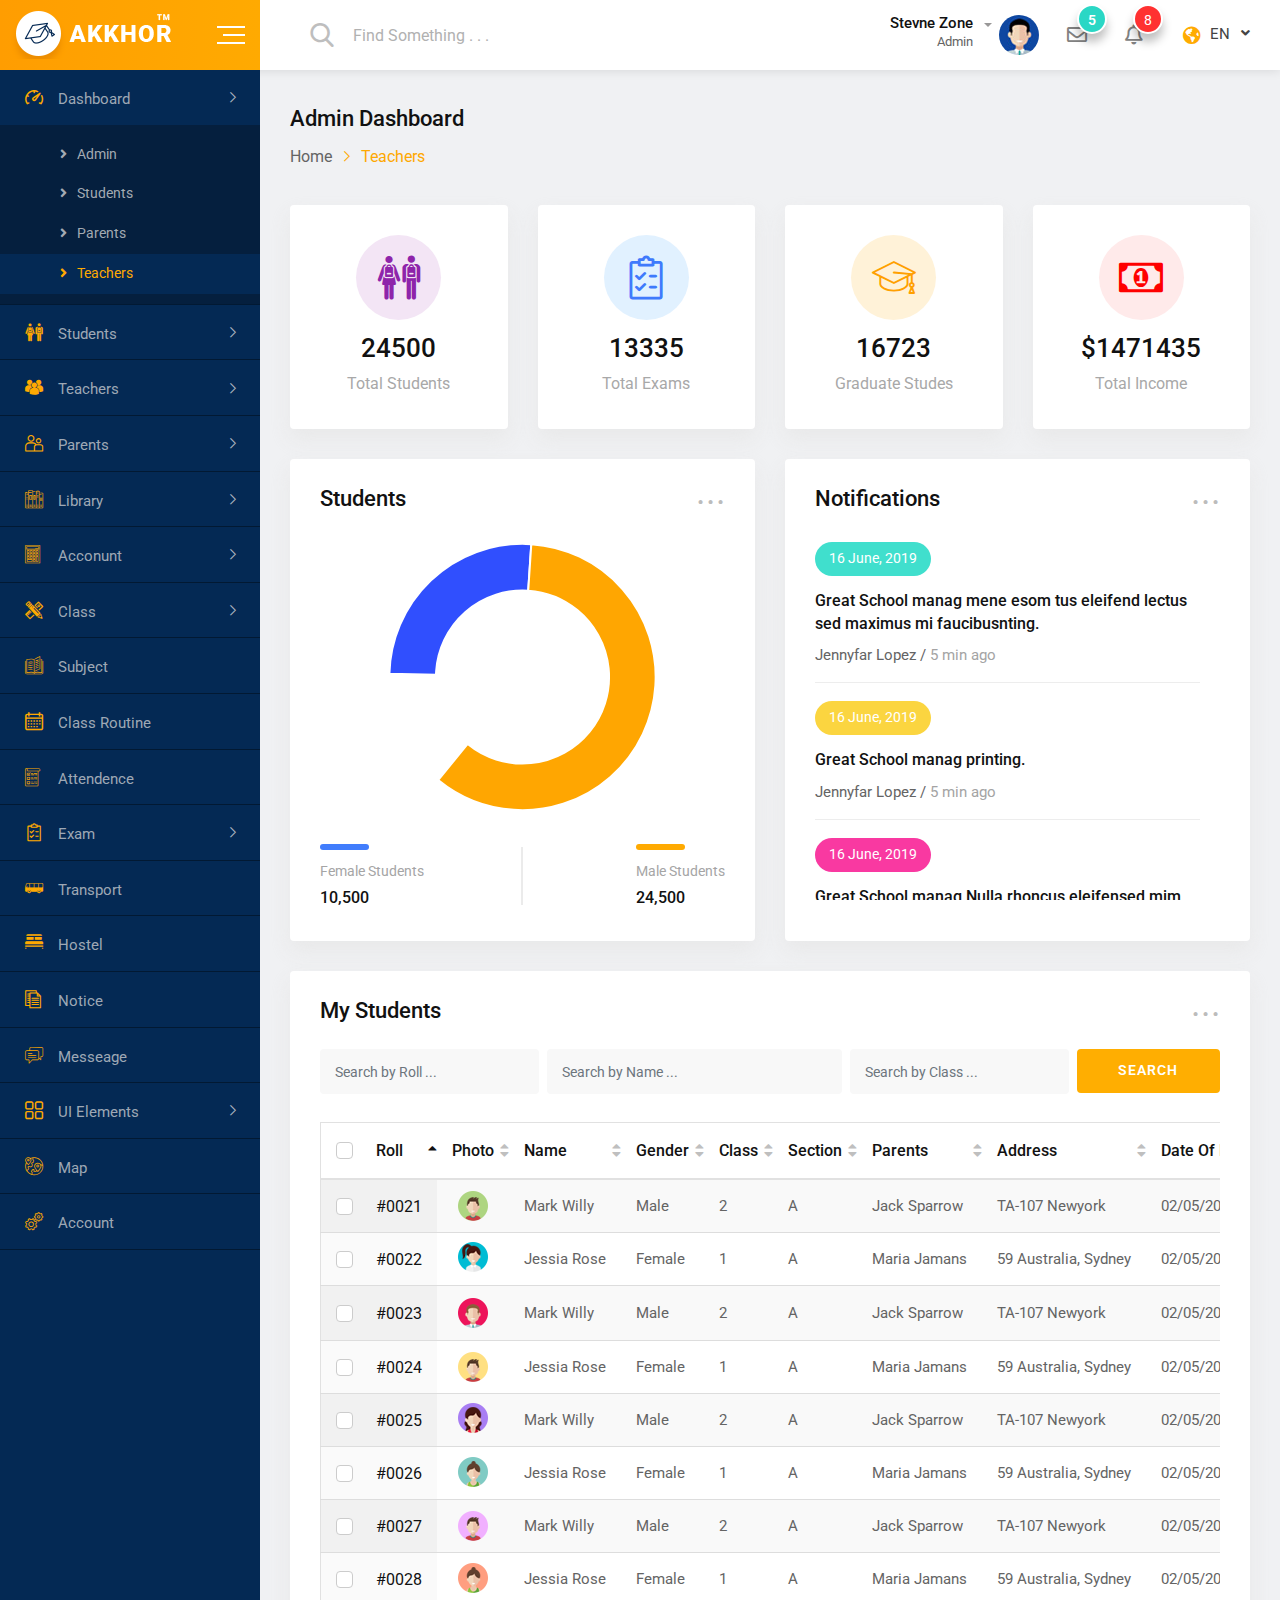
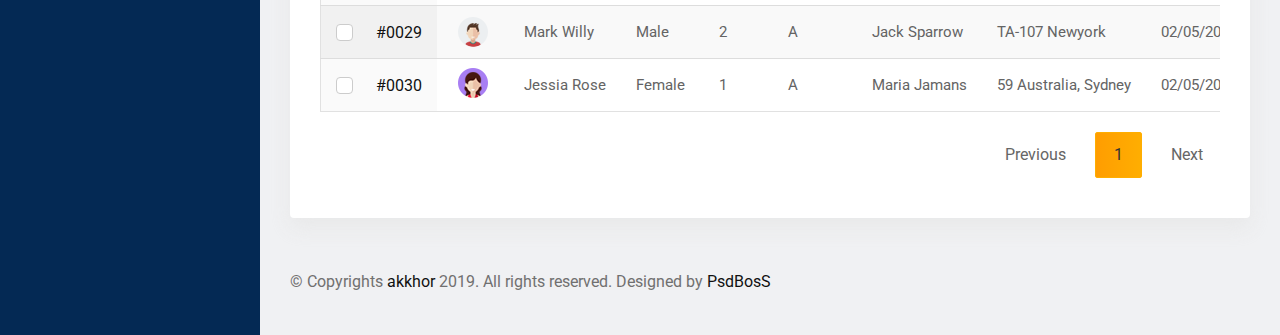
<file: modules/dashboard/teacher_dashboard.html>
<!doctype html>
<html class="no-js" lang="">

<head>
<meta charset="utf-8">
<meta http-equiv="x-ua-compatible" content="ie=edge">
<title>AKKHOR | Home 5</title>
<meta name="description" content="">
<meta name="viewport" content="width=device-width, initial-scale=1">
<!-- Favicon -->
<link rel="shortcut icon" type="image/x-icon" href="img/favicon.png">
<!-- Normalize CSS -->
<link rel="stylesheet" href="css/normalize.css">
<!-- Main CSS -->
<link rel="stylesheet" href="css/main.css">
<!-- Bootstrap CSS -->
<link rel="stylesheet" href="css/bootstrap.min.css">
<!-- Fontawesome CSS -->
<link rel="stylesheet" href="css/all.min.css">
<!-- Flaticon CSS -->
<link rel="stylesheet" href="fonts/flaticon.css">
<!-- Animate CSS -->
<link rel="stylesheet" href="css/animate.min.css">
<!-- Data Table CSS -->
<link rel="stylesheet" href="css/jquery.dataTables.min.css">
<!-- Custom CSS -->
<link rel="stylesheet" href="css/style.css">
<!-- Modernize js -->
<script src="js/modernizr-3.6.0.min.js"></script>
</head>



<body>
<!-- Preloader Start Here -->
<div id="preloader"></div>
<!-- Preloader End Here -->
<div id="wrapper" class="wrapper bg-ash">
<!-- Header Menu Area Start Here -->
<div class="navbar navbar-expand-md header-menu-one bg-light">
<div class="nav-bar-header-one">
<div class="header-logo">
<a href="index.html">
<img src="img/logo.png" alt="logo">
</a>
</div>
<div class="toggle-button sidebar-toggle">
<button type="button" class="item-link">
<span class="btn-icon-wrap">
<span></span>
<span></span>
<span></span>
</span>
</button>
</div>
</div>
<div class="d-md-none mobile-nav-bar">
<button class="navbar-toggler pulse-animation" type="button" data-toggle="collapse" data-target="#mobile-navbar" aria-expanded="false">
<i class="far fa-arrow-alt-circle-down"></i>
</button>
<button type="button" class="navbar-toggler sidebar-toggle-mobile">
<i class="fas fa-bars"></i>
</button>
</div>
<div class="header-main-menu collapse navbar-collapse" id="mobile-navbar">
<ul class="navbar-nav">
<li class="navbar-item header-search-bar">
<div class="input-group stylish-input-group">
<span class="input-group-addon">
<button type="submit">
<span class="flaticon-search" aria-hidden="true"></span>
</button>
</span>
<input type="text" class="form-control" placeholder="Find Something . . .">
</div>
</li>
</ul>
<ul class="navbar-nav">
<li class="navbar-item dropdown header-admin">
<a class="navbar-nav-link dropdown-toggle" href="#" role="button" data-toggle="dropdown"
aria-expanded="false">
<div class="admin-title">
<h5 class="item-title">Stevne Zone</h5>
<span>Admin</span>
</div>
<div class="admin-img">
<img src="img/figure/admin.jpg" alt="Admin">
</div>
</a>
<div class="dropdown-menu dropdown-menu-right">
<div class="item-header">
<h6 class="item-title">Steven Zone</h6>
</div>
<div class="item-content">
<ul class="settings-list">
<li><a href="#"><i class="flaticon-user"></i>My Profile</a></li>
<li><a href="#"><i class="flaticon-list"></i>Task</a></li>
<li><a href="#"><i class="flaticon-chat-comment-oval-speech-bubble-with-text-lines"></i>Message</a></li>
<li><a href="#"><i class="flaticon-gear-loading"></i>Account Settings</a></li>
<li><a href="login.html"><i class="flaticon-turn-off"></i>Log Out</a></li>
</ul>
</div>
</div>
</li>
<li class="navbar-item dropdown header-message">
<a class="navbar-nav-link dropdown-toggle" href="#" role="button" data-toggle="dropdown"
aria-expanded="false">
<i class="far fa-envelope"></i>
<div class="item-title d-md-none text-16 mg-l-10">Message</div>
<span>5</span>
</a>

<div class="dropdown-menu dropdown-menu-right">
<div class="item-header">
<h6 class="item-title">05 Message</h6>
</div>
<div class="item-content">
<div class="media">
<div class="item-img bg-skyblue author-online">
<img src="img/figure/student11.png" alt="img">
</div>
<div class="media-body space-sm">
<div class="item-title">
<a href="#">
<span class="item-name">Maria Zaman</span> 
<span class="item-time">18:30</span> 
</a>  
</div>
<p>What is the reason of buy this item. 
Is it usefull for me.....</p>
</div>
</div>
<div class="media">
<div class="item-img bg-yellow author-online">
<img src="img/figure/student12.png" alt="img">
</div>
<div class="media-body space-sm">
<div class="item-title">
<a href="#">
<span class="item-name">Benny Roy</span> 
<span class="item-time">10:35</span> 
</a>  
</div>
<p>What is the reason of buy this item. 
Is it usefull for me.....</p>
</div>
</div>
<div class="media">
<div class="item-img bg-pink">
<img src="img/figure/student13.png" alt="img">
</div>
<div class="media-body space-sm">
<div class="item-title">
<a href="#">
<span class="item-name">Steven</span> 
<span class="item-time">02:35</span> 
</a>  
</div>
<p>What is the reason of buy this item. 
Is it usefull for me.....</p>
</div>
</div>
<div class="media">
<div class="item-img bg-violet-blue">
<img src="img/figure/student11.png" alt="img">
</div>
<div class="media-body space-sm">
<div class="item-title">
<a href="#">
<span class="item-name">Joshep Joe</span> 
<span class="item-time">12:35</span> 
</a>  
</div>
<p>What is the reason of buy this item. 
Is it usefull for me.....</p>
</div>
</div>
</div>
</div>
</li>
<li class="navbar-item dropdown header-notification">
<a class="navbar-nav-link dropdown-toggle" href="#" role="button" data-toggle="dropdown"
aria-expanded="false">
<i class="far fa-bell"></i>
<div class="item-title d-md-none text-16 mg-l-10">Notification</div>
<span>8</span>
</a>

<div class="dropdown-menu dropdown-menu-right">
<div class="item-header">
<h6 class="item-title">03 Notifiacations</h6>
</div>
<div class="item-content">
<div class="media">
<div class="item-icon bg-skyblue">
<i class="fas fa-check"></i>
</div>
<div class="media-body space-sm">
<div class="post-title">Complete Today Task</div>
<span>1 Mins ago</span>
</div>
</div>
<div class="media">
<div class="item-icon bg-orange">
<i class="fas fa-calendar-alt"></i>
</div>
<div class="media-body space-sm">
<div class="post-title">Director Metting</div>
<span>20 Mins ago</span>
</div>
</div>
<div class="media">
<div class="item-icon bg-violet-blue">
<i class="fas fa-cogs"></i>
</div>
<div class="media-body space-sm">
<div class="post-title">Update Password</div>
<span>45 Mins ago</span>
</div>
</div>
</div>
</div>
</li>
<li class="navbar-item dropdown header-language">
<a class="navbar-nav-link dropdown-toggle" href="#" role="button" 
data-toggle="dropdown" aria-expanded="false"><i class="fas fa-globe-americas"></i>EN</a>
<div class="dropdown-menu dropdown-menu-right">
<a class="dropdown-item" href="#">English</a>
<a class="dropdown-item" href="#">Spanish</a>
<a class="dropdown-item" href="#">Franchis</a>
<a class="dropdown-item" href="#">Chiness</a>
</div>
</li>
</ul>
</div>
</div>
<!-- Header Menu Area End Here -->



<!-- Page Area Start Here -->
<div class="dashboard-page-one">
<!-- Sidebar Area Start Here -->
<div class="sidebar-main sidebar-menu-one sidebar-expand-md sidebar-color">
<div class="mobile-sidebar-header d-md-none">
<div class="header-logo">
<a href="index.html"><img src="img/logo1.png" alt="logo"></a>
</div>
</div>
<div class="sidebar-menu-content">
<ul class="nav nav-sidebar-menu sidebar-toggle-view">
<li class="nav-item sidebar-nav-item">
<a href="#" class="nav-link"><i class="flaticon-dashboard"></i><span>Dashboard</span></a>
<ul class="nav sub-group-menu sub-group-active">
<li class="nav-item">
<a href="index.html" class="nav-link"><i class="fas fa-angle-right"></i>Admin</a>
</li>
<li class="nav-item">
<a href="index3.html" class="nav-link"><i class="fas fa-angle-right"></i>Students</a>
</li>
<li class="nav-item">
<a href="index4.html" class="nav-link"><i class="fas fa-angle-right"></i>Parents</a>
</li>
<li class="nav-item">
<a href="index5.html" class="nav-link menu-active"><i class="fas fa-angle-right"></i>Teachers</a>
</li>
</ul>
</li>
<li class="nav-item sidebar-nav-item">
<a href="#" class="nav-link"><i class="flaticon-classmates"></i><span>Students</span></a>
<ul class="nav sub-group-menu">
<li class="nav-item">
<a href="all-student.html" class="nav-link"><i class="fas fa-angle-right"></i>All Students</a>
</li>
<li class="nav-item">
<a href="student-details.html" class="nav-link"><i class="fas fa-angle-right"></i>Student Details</a>
</li>
<li class="nav-item">
<a href="admit-form.html" class="nav-link"><i class="fas fa-angle-right"></i>Admission Form</a>
</li>
<li class="nav-item">
<a href="student-promotion.html" class="nav-link"><i class="fas fa-angle-right"></i>Student Promotion</a>
</li>
</ul>
</li>
<li class="nav-item sidebar-nav-item">
<a href="#" class="nav-link"><i class="flaticon-multiple-users-silhouette"></i><span>Teachers</span></a>
<ul class="nav sub-group-menu">
<li class="nav-item">
<a href="all-teacher.html" class="nav-link"><i class="fas fa-angle-right"></i>All Teachers</a>
</li>
<li class="nav-item">
<a href="teacher-details.html" class="nav-link"><i class="fas fa-angle-right"></i>Teacher Details</a>
</li>
<li class="nav-item">
<a href="add-teacher.html" class="nav-link"><i class="fas fa-angle-right"></i>Add Teacher</a>
</li>
<li class="nav-item">
<a href="teacher-payment.html" class="nav-link"><i class="fas fa-angle-right"></i>Payment</a>
</li>
</ul>
</li>
<li class="nav-item sidebar-nav-item">
<a href="#" class="nav-link"><i class="flaticon-couple"></i><span>Parents</span></a>
<ul class="nav sub-group-menu">
<li class="nav-item">
<a href="all-parents.html" class="nav-link"><i class="fas fa-angle-right"></i>All Parents</a>
</li>
<li class="nav-item">
<a href="parents-details.html" class="nav-link"><i class="fas fa-angle-right"></i>Parents Details</a>
</li>
<li class="nav-item">
<a href="add-parents.html" class="nav-link"><i class="fas fa-angle-right"></i>Add Parent</a>
</li>
</ul>
</li>
<li class="nav-item sidebar-nav-item">
<a href="#" class="nav-link"><i class="flaticon-books"></i><span>Library</span></a>
<ul class="nav sub-group-menu">
<li class="nav-item">
<a href="all-book.html" class="nav-link"><i class="fas fa-angle-right"></i>All Book</a>
</li>
<li class="nav-item">
<a href="add-book.html" class="nav-link"><i class="fas fa-angle-right"></i>Add New Book</a>
</li>
</ul>
</li>
<li class="nav-item sidebar-nav-item">
<a href="#" class="nav-link"><i class="flaticon-technological"></i><span>Acconunt</span></a>
<ul class="nav sub-group-menu">
<li class="nav-item">
<a href="all-fees.html" class="nav-link"><i class="fas fa-angle-right"></i>All Fees Collection</a>
</li>
<li class="nav-item">
<a href="all-expense.html" class="nav-link"><i class="fas fa-angle-right"></i>Expenses</a>
</li>
<li class="nav-item">
<a href="add-expense.html" class="nav-link"><i class="fas fa-angle-right"></i>Add Expenses</a>
</li>
</ul>
</li>
<li class="nav-item sidebar-nav-item">
<a href="#" class="nav-link"><i class="flaticon-maths-class-materials-cross-of-a-pencil-and-a-ruler"></i><span>Class</span></a>
<ul class="nav sub-group-menu">
<li class="nav-item">
<a href="all-class.html" class="nav-link"><i class="fas fa-angle-right"></i>All Classes</a>
</li>
<li class="nav-item">
<a href="add-class.html" class="nav-link"><i class="fas fa-angle-right"></i>Add New Class</a>
</li>
</ul>
</li>
<li class="nav-item">
<a href="all-subject.html" class="nav-link"><i class="flaticon-open-book"></i><span>Subject</span></a>
</li>
<li class="nav-item">
<a href="class-routine.html" class="nav-link"><i class="flaticon-calendar"></i><span>Class Routine</span></a>
</li>
<li class="nav-item">
<a href="student-attendence.html" class="nav-link"><i class="flaticon-checklist"></i><span>Attendence</span></a>
</li>
<li class="nav-item sidebar-nav-item">
<a href="#" class="nav-link"><i class="flaticon-shopping-list"></i><span>Exam</span></a>
<ul class="nav sub-group-menu">
<li class="nav-item">
<a href="exam-schedule.html" class="nav-link"><i class="fas fa-angle-right"></i>Exam Schedule</a>
</li>
<li class="nav-item">
<a href="exam-grade.html" class="nav-link"><i class="fas fa-angle-right"></i>Exam Grades</a>
</li>
</ul>
</li>
<li class="nav-item">
<a href="transport.html" class="nav-link"><i class="flaticon-bus-side-view"></i><span>Transport</span></a>
</li>
<li class="nav-item">
<a href="hostel.html" class="nav-link"><i class="flaticon-bed"></i><span>Hostel</span></a>
</li>
<li class="nav-item">
<a href="notice-board.html" class="nav-link"><i class="flaticon-script"></i><span>Notice</span></a>
</li>
<li class="nav-item">
<a href="messaging.html" class="nav-link"><i class="flaticon-chat"></i><span>Messeage</span></a>
</li>
<li class="nav-item sidebar-nav-item">
<a href="#" class="nav-link"><i class="flaticon-menu-1"></i><span>UI Elements</span></a>
<ul class="nav sub-group-menu">
<li class="nav-item">
<a href="notification-alart.html" class="nav-link"><i class="fas fa-angle-right"></i>Alart</a>
</li>
<li class="nav-item">
<a href="button.html" class="nav-link"><i class="fas fa-angle-right"></i>Button</a>
</li>
<li class="nav-item">
<a href="grid.html" class="nav-link"><i class="fas fa-angle-right"></i>Grid</a>
</li>
<li class="nav-item">
<a href="modal.html" class="nav-link"><i class="fas fa-angle-right"></i>Modal</a>
</li>
<li class="nav-item">
<a href="progress-bar.html" class="nav-link"><i class="fas fa-angle-right"></i>Progress Bar</a>
</li>
<li class="nav-item">
<a href="ui-tab.html" class="nav-link"><i class="fas fa-angle-right"></i>Tab</a>
</li>
<li class="nav-item">
<a href="ui-widget.html" class="nav-link"><i
class="fas fa-angle-right"></i>Widget</a>
</li>
</ul>
</li>
<li class="nav-item">
<a href="map.html" class="nav-link"><i class="flaticon-planet-earth"></i><span>Map</span></a>
</li>
<li class="nav-item">
<a href="account-settings.html" class="nav-link"><i class="flaticon-settings"></i><span>Account</span></a>
</li>
</ul>
</div>
</div>
<!-- Sidebar Area End Here -->






<div class="dashboard-content-one">
<!-- Breadcubs Area Start Here -->
<div class="breadcrumbs-area">
<h3>Admin Dashboard</h3>
<ul>
<li>
<a href="index.html">Home</a>
</li>
<li>Teachers</li>
</ul>
</div>
<!-- Breadcubs Area End Here -->
<div class="row">
<!-- Dashboard summery Start Here -->
<div class="col-12 col-4-xxxl">
<div class="row">
<div class="col-6-xxxl col-lg-3 col-sm-6 col-12">
<div class="dashboard-summery-two">
<div class="item-icon bg-light-magenta">
<i class="flaticon-classmates text-magenta"></i>
</div>
<div class="item-content">
<div class="item-number"><span class="counter" data-num="35000">35,000</span></div>
<div class="item-title">Total Students</div>
</div>
</div>
</div>
<div class="col-6-xxxl col-lg-3 col-sm-6 col-12">
<div class="dashboard-summery-two">
<div class="item-icon bg-light-blue">
<i class="flaticon-shopping-list text-blue"></i>
</div>
<div class="item-content">
<div class="item-number"><span class="counter" data-num="19050">19,050</span></div>
<div class="item-title">Total Exams</div>
</div>
</div>
</div>
<div class="col-6-xxxl col-lg-3 col-sm-6 col-12">
<div class="dashboard-summery-two">
<div class="item-icon bg-light-yellow">
<i class="flaticon-mortarboard text-orange"></i>
</div>
<div class="item-content">
<div class="item-number"><span class="counter" data-num="23890">23,890</span></div>
<div class="item-title">Graduate Studes</div>
</div>
</div>
</div>
<div class="col-6-xxxl col-lg-3 col-sm-6 col-12">
<div class="dashboard-summery-two">
<div class="item-icon bg-light-red">
<i class="flaticon-money text-red"></i>
</div>
<div class="item-content">
<div class="item-number"><span>$</span><span class="counter" data-num="2102050">21,02,050</span></div>
<div class="item-title">Total Income</div>
</div>
</div>
</div>
</div>
</div>
<!-- Dashboard summery End Here -->
<!-- Students Chart End Here -->
<div class="col-lg-6 col-4-xxxl col-xl-6">
<div class="card dashboard-card-three">
<div class="card-body">
<div class="heading-layout1">
<div class="item-title">
<h3>Students</h3>
</div>
<div class="dropdown">
<a class="dropdown-toggle" href="#" role="button" 
data-toggle="dropdown" aria-expanded="false">...</a>

<div class="dropdown-menu dropdown-menu-right">
<a class="dropdown-item" href="#"><i class="fas fa-times text-orange-red"></i>Close</a>
<a class="dropdown-item" href="#"><i class="fas fa-cogs text-dark-pastel-green"></i>Edit</a>
<a class="dropdown-item" href="#"><i class="fas fa-redo-alt text-orange-peel"></i>Refresh</a>
</div>
</div>
</div>
<div class="doughnut-chart-wrap">
<canvas id="student-doughnut-chart" width="100" height="270"></canvas>
</div>
<div class="student-report">
<div class="student-count pseudo-bg-blue">
<h4 class="item-title">Female Students</h4>
<div class="item-number">10,500</div>
</div>
<div class="student-count pseudo-bg-yellow">
<h4 class="item-title">Male Students</h4>
<div class="item-number">24,500</div>
</div>
</div>
</div>
</div>
</div>
<!-- Students Chart End Here -->
<!-- Notice Board Start Here -->
<div class="col-lg-6 col-4-xxxl col-xl-6">
<div class="card dashboard-card-six">
<div class="card-body">
<div class="heading-layout1 mg-b-17">
<div class="item-title">
<h3>Notifications</h3>
</div>
<div class="dropdown">
<a class="dropdown-toggle" href="#" role="button" 
data-toggle="dropdown" aria-expanded="false">...</a>

<div class="dropdown-menu dropdown-menu-right">
<a class="dropdown-item" href="#"><i class="fas fa-times text-orange-red"></i>Close</a>
<a class="dropdown-item" href="#"><i class="fas fa-cogs text-dark-pastel-green"></i>Edit</a>
<a class="dropdown-item" href="#"><i class="fas fa-redo-alt text-orange-peel"></i>Refresh</a>
</div>
</div>
</div>
<div class="notice-box-wrap">
<div class="notice-list">
<div class="post-date bg-skyblue">16 June, 2019</div>
<h6 class="notice-title"><a href="#">Great School manag mene esom tus eleifend lectus
sed maximus mi faucibusnting.</a></h6>
<div class="entry-meta">  Jennyfar Lopez / <span>5 min ago</span></div>
</div>
<div class="notice-list">
<div class="post-date bg-yellow">16 June, 2019</div>
<h6 class="notice-title"><a href="#">Great School manag printing.</a></h6>
<div class="entry-meta">  Jennyfar Lopez / <span>5 min ago</span></div>
</div>
<div class="notice-list">
<div class="post-date bg-pink">16 June, 2019</div>
<h6 class="notice-title"><a href="#">Great School manag Nulla rhoncus eleifensed mim
us mi faucibus id. Mauris vestibulum non purus lobortismenearea</a></h6>
<div class="entry-meta">  Jennyfar Lopez / <span>5 min ago</span></div>
</div>
<div class="notice-list">
<div class="post-date bg-skyblue">16 June, 2019</div>
<h6 class="notice-title"><a href="#">Great School manag mene esom  text of the printing.</a></h6>
<div class="entry-meta">  Jennyfar Lopez / <span>5 min ago</span></div>
</div>
<div class="notice-list">
<div class="post-date bg-yellow">16 June, 2019</div>
<h6 class="notice-title"><a href="#">Great School manag printing.</a></h6>
<div class="entry-meta">  Jennyfar Lopez / <span>5 min ago</span></div>
</div>
<div class="notice-list">
<div class="post-date bg-pink">16 June, 2019</div>
<h6 class="notice-title"><a href="#">Great School manag meneesom.</a></h6>
<div class="entry-meta">  Jennyfar Lopez / <span>5 min ago</span></div>
</div>
</div>
</div>
</div>
</div>
<!-- Notice Board End Here -->
</div>
<!-- Student Table Area Start Here -->
<div class="row">
<div class="col-lg-12">
<div class="card dashboard-card-eleven">
<div class="card-body">
<div class="heading-layout1">
<div class="item-title">
<h3>My Students</h3>
</div>
<div class="dropdown">
<a class="dropdown-toggle" href="#" role="button" 
data-toggle="dropdown" aria-expanded="false">...</a>

<div class="dropdown-menu dropdown-menu-right">
<a class="dropdown-item" href="#"><i class="fas fa-times text-orange-red"></i>Close</a>
<a class="dropdown-item" href="#"><i class="fas fa-cogs text-dark-pastel-green"></i>Edit</a>
<a class="dropdown-item" href="#"><i class="fas fa-redo-alt text-orange-peel"></i>Refresh</a>
</div>
</div>
</div>
<div class="table-box-wrap">
<form class="search-form-box">
<div class="row gutters-8">
<div class="col-3-xxxl col-xl-3 col-lg-3 col-12 form-group">
<input type="text" placeholder="Search by Roll ..." class="form-control">
</div>
<div class="col-4-xxxl col-xl-4 col-lg-4 col-12 form-group">
<input type="text" placeholder="Search by Name ..." class="form-control">
</div>
<div class="col-4-xxxl col-xl-3 col-lg-3 col-12 form-group">
<input type="text" placeholder="Search by Class ..." class="form-control">
</div>
<div class="col-1-xxxl col-xl-2 col-lg-2 col-12 form-group">
<button type="submit" class="fw-btn-fill btn-gradient-yellow">SEARCH</button>
</div>
</div>
</form>
<div class="table-responsive student-table-box">
<table class="table display data-table text-nowrap">
<thead>
<tr>
<th> 
<div class="form-check">
<input type="checkbox" class="form-check-input checkAll">
<label class="form-check-label">Roll</label>
</div>
</th>
<th>Photo</th>
<th>Name</th>
<th>Gender</th>
<th>Class</th>
<th>Section</th>
<th>Parents</th>
<th>Address</th>
<th>Date Of Birth</th>
<th>Phone</th>
<th>E-mail</th>
<th></th>
</tr>
</thead>
<tbody>
<tr>
<td>
<div class="form-check">
<input type="checkbox" class="form-check-input">
<label class="form-check-label">#0021</label>
</div>
</td>
<td class="text-center"><img src="img/figure/student2.png" alt="student"></td>
<td>Mark Willy</td>
<td>Male</td>
<td>2</td>
<td>A</td>
<td>Jack Sparrow </td>
<td>TA-107 Newyork</td>
<td>02/05/2001</td>
<td>+ 123 9988568</td>
<td>kazifahim93@gmail.com</td>
<td>
<div class="dropdown">
<a href="#" class="dropdown-toggle"
data-toggle="dropdown" aria-expanded="false">
<span
class="flaticon-more-button-of-three-dots"></span>
</a>
<div class="dropdown-menu dropdown-menu-right">
<a class="dropdown-item" href="#"><i
class="fas fa-times text-orange-red"></i>Close</a>
<a class="dropdown-item" href="#"><i
class="fas fa-cogs text-dark-pastel-green"></i>Edit</a>
<a class="dropdown-item" href="#"><i
class="fas fa-redo-alt text-orange-peel"></i>Refresh</a>
</div>
</div>
</td>
</tr>
<tr>
<td>
<div class="form-check">
<input type="checkbox" class="form-check-input">
<label class="form-check-label">#0022</label>
</div>
</td>
<td class="text-center"><img src="img/figure/student3.png" alt="student"></td>
<td>Jessia Rose</td>
<td>Female</td>
<td>1</td>
<td>A</td>
<td>Maria Jamans</td>
<td>59 Australia, Sydney</td>
<td>02/05/2001</td>
<td>+ 123 9988568</td>
<td>kazifahim93@gmail.com</td>
<td>
<div class="dropdown">
<a href="#" class="dropdown-toggle"
data-toggle="dropdown" aria-expanded="false">
<span
class="flaticon-more-button-of-three-dots"></span>
</a>
<div class="dropdown-menu dropdown-menu-right">
<a class="dropdown-item" href="#"><i
class="fas fa-times text-orange-red"></i>Close</a>
<a class="dropdown-item" href="#"><i
class="fas fa-cogs text-dark-pastel-green"></i>Edit</a>
<a class="dropdown-item" href="#"><i
class="fas fa-redo-alt text-orange-peel"></i>Refresh</a>
</div>
</div>
</td>
</tr>
<tr>
<td>
<div class="form-check">
<input type="checkbox" class="form-check-input">
<label class="form-check-label">#0023</label>
</div>
</td>
<td class="text-center"><img src="img/figure/student4.png" alt="student"></td>
<td>Mark Willy</td>
<td>Male</td>
<td>2</td>
<td>A</td>
<td>Jack Sparrow </td>
<td>TA-107 Newyork</td>
<td>02/05/2001</td>
<td>+ 123 9988568</td>
<td>kazifahim93@gmail.com</td>
<td>
<div class="dropdown">
<a href="#" class="dropdown-toggle"
data-toggle="dropdown" aria-expanded="false">
<span
class="flaticon-more-button-of-three-dots"></span>
</a>
<div class="dropdown-menu dropdown-menu-right">
<a class="dropdown-item" href="#"><i
class="fas fa-times text-orange-red"></i>Close</a>
<a class="dropdown-item" href="#"><i
class="fas fa-cogs text-dark-pastel-green"></i>Edit</a>
<a class="dropdown-item" href="#"><i
class="fas fa-redo-alt text-orange-peel"></i>Refresh</a>
</div>
</div>
</td>
</tr>
<tr>
<td>
<div class="form-check">
<input type="checkbox" class="form-check-input">
<label class="form-check-label">#0024</label>
</div>
</td>
<td class="text-center"><img src="img/figure/student5.png" alt="student"></td>
<td>Jessia Rose</td>
<td>Female</td>
<td>1</td>
<td>A</td>
<td>Maria Jamans</td>
<td>59 Australia, Sydney</td>
<td>02/05/2001</td>
<td>+ 123 9988568</td>
<td>kazifahim93@gmail.com</td>
<td>
<div class="dropdown">
<a href="#" class="dropdown-toggle"
data-toggle="dropdown" aria-expanded="false">
<span
class="flaticon-more-button-of-three-dots"></span>
</a>
<div class="dropdown-menu dropdown-menu-right">
<a class="dropdown-item" href="#"><i
class="fas fa-times text-orange-red"></i>Close</a>
<a class="dropdown-item" href="#"><i
class="fas fa-cogs text-dark-pastel-green"></i>Edit</a>
<a class="dropdown-item" href="#"><i
class="fas fa-redo-alt text-orange-peel"></i>Refresh</a>
</div>
</div>
</td>
</tr>
<tr>
<td>
<div class="form-check">
<input type="checkbox" class="form-check-input">
<label class="form-check-label">#0025</label>
</div>
</td>
<td class="text-center"><img src="img/figure/student6.png" alt="student"></td>
<td>Mark Willy</td>
<td>Male</td>
<td>2</td>
<td>A</td>
<td>Jack Sparrow </td>
<td>TA-107 Newyork</td>
<td>02/05/2001</td>
<td>+ 123 9988568</td>
<td>kazifahim93@gmail.com</td>
<td>
<div class="dropdown">
<a href="#" class="dropdown-toggle"
data-toggle="dropdown" aria-expanded="false">
<span
class="flaticon-more-button-of-three-dots"></span>
</a>
<div class="dropdown-menu dropdown-menu-right">
<a class="dropdown-item" href="#"><i
class="fas fa-times text-orange-red"></i>Close</a>
<a class="dropdown-item" href="#"><i
class="fas fa-cogs text-dark-pastel-green"></i>Edit</a>
<a class="dropdown-item" href="#"><i
class="fas fa-redo-alt text-orange-peel"></i>Refresh</a>
</div>
</div>
</td>
</tr>
<tr>
<td>
<div class="form-check">
<input type="checkbox" class="form-check-input">
<label class="form-check-label">#0026</label>
</div>
</td>
<td class="text-center"><img src="img/figure/student7.png" alt="student"></td>
<td>Jessia Rose</td>
<td>Female</td>
<td>1</td>
<td>A</td>
<td>Maria Jamans</td>
<td>59 Australia, Sydney</td>
<td>02/05/2001</td>
<td>+ 123 9988568</td>
<td>kazifahim93@gmail.com</td>
<td>
<div class="dropdown">
<a href="#" class="dropdown-toggle"
data-toggle="dropdown" aria-expanded="false">
<span
class="flaticon-more-button-of-three-dots"></span>
</a>
<div class="dropdown-menu dropdown-menu-right">
<a class="dropdown-item" href="#"><i
class="fas fa-times text-orange-red"></i>Close</a>
<a class="dropdown-item" href="#"><i
class="fas fa-cogs text-dark-pastel-green"></i>Edit</a>
<a class="dropdown-item" href="#"><i
class="fas fa-redo-alt text-orange-peel"></i>Refresh</a>
</div>
</div>
</td>
</tr>
<tr>
<td>
<div class="form-check">
<input type="checkbox" class="form-check-input">
<label class="form-check-label">#0027</label>
</div>
</td>
<td class="text-center"><img src="img/figure/student8.png" alt="student"></td>
<td>Mark Willy</td>
<td>Male</td>
<td>2</td>
<td>A</td>
<td>Jack Sparrow </td>
<td>TA-107 Newyork</td>
<td>02/05/2001</td>
<td>+ 123 9988568</td>
<td>kazifahim93@gmail.com</td>
<td>
<div class="dropdown">
<a href="#" class="dropdown-toggle"
data-toggle="dropdown" aria-expanded="false">
<span
class="flaticon-more-button-of-three-dots"></span>
</a>
<div class="dropdown-menu dropdown-menu-right">
<a class="dropdown-item" href="#"><i
class="fas fa-times text-orange-red"></i>Close</a>
<a class="dropdown-item" href="#"><i
class="fas fa-cogs text-dark-pastel-green"></i>Edit</a>
<a class="dropdown-item" href="#"><i
class="fas fa-redo-alt text-orange-peel"></i>Refresh</a>
</div>
</div>
</td>
</tr>
<tr>
<td>
<div class="form-check">
<input type="checkbox" class="form-check-input">
<label class="form-check-label">#0028</label>
</div>
</td>
<td class="text-center"><img src="img/figure/student9.png" alt="student"></td>
<td>Jessia Rose</td>
<td>Female</td>
<td>1</td>
<td>A</td>
<td>Maria Jamans</td>
<td>59 Australia, Sydney</td>
<td>02/05/2001</td>
<td>+ 123 9988568</td>
<td>kazifahim93@gmail.com</td>
<td>
<div class="dropdown">
<a href="#" class="dropdown-toggle"
data-toggle="dropdown" aria-expanded="false">
<span
class="flaticon-more-button-of-three-dots"></span>
</a>
<div class="dropdown-menu dropdown-menu-right">
<a class="dropdown-item" href="#"><i
class="fas fa-times text-orange-red"></i>Close</a>
<a class="dropdown-item" href="#"><i
class="fas fa-cogs text-dark-pastel-green"></i>Edit</a>
<a class="dropdown-item" href="#"><i
class="fas fa-redo-alt text-orange-peel"></i>Refresh</a>
</div>
</div>
</td>
</tr>
<tr>
<td>
<div class="form-check">
<input type="checkbox" class="form-check-input">
<label class="form-check-label">#0029</label>
</div>
</td>
<td class="text-center"><img src="img/figure/student10.png" alt="student"></td>
<td>Mark Willy</td>
<td>Male</td>
<td>2</td>
<td>A</td>
<td>Jack Sparrow </td>
<td>TA-107 Newyork</td>
<td>02/05/2001</td>
<td>+ 123 9988568</td>
<td>kazifahim93@gmail.com</td>
<td>
<div class="dropdown">
<a href="#" class="dropdown-toggle"
data-toggle="dropdown" aria-expanded="false">
<span
class="flaticon-more-button-of-three-dots"></span>
</a>
<div class="dropdown-menu dropdown-menu-right">
<a class="dropdown-item" href="#"><i
class="fas fa-times text-orange-red"></i>Close</a>
<a class="dropdown-item" href="#"><i
class="fas fa-cogs text-dark-pastel-green"></i>Edit</a>
<a class="dropdown-item" href="#"><i
class="fas fa-redo-alt text-orange-peel"></i>Refresh</a>
</div>
</div>
</td>
</tr>
<tr>
<td>
<div class="form-check">
<input type="checkbox" class="form-check-input">
<label class="form-check-label">#0030</label>
</div>
</td>
<td class="text-center"><img src="img/figure/student6.png" alt="student"></td>
<td>Jessia Rose</td>
<td>Female</td>
<td>1</td>
<td>A</td>
<td>Maria Jamans</td>
<td>59 Australia, Sydney</td>
<td>02/05/2001</td>
<td>+ 123 9988568</td>
<td>kazifahim93@gmail.com</td>
<td>
<div class="dropdown">
<a href="#" class="dropdown-toggle"
data-toggle="dropdown" aria-expanded="false">
<span
class="flaticon-more-button-of-three-dots"></span>
</a>
<div class="dropdown-menu dropdown-menu-right">
<a class="dropdown-item" href="#"><i
class="fas fa-times text-orange-red"></i>Close</a>
<a class="dropdown-item" href="#"><i
class="fas fa-cogs text-dark-pastel-green"></i>Edit</a>
<a class="dropdown-item" href="#"><i
class="fas fa-redo-alt text-orange-peel"></i>Refresh</a>
</div>
</div>
</td>
</tr>
</tbody>
</table>
</div>
</div>
</div>
</div>
</div>
</div>
<!-- Student Table Area End Here -->



<footer class="footer-wrap-layout1">
<div class="copyright">© Copyrights <a href="#">akkhor</a> 2019. All rights reserved. Designed by <a href="#">PsdBosS</a></div>
</footer>

</div>
</div>
<!-- Page Area End Here -->
</div>
<!-- jquery-->
<script src="js/jquery-3.3.1.min.js"></script>
<!-- Plugins js -->
<script src="js/plugins.js"></script>
<!-- Popper js -->
<script src="js/popper.min.js"></script>
<!-- Bootstrap js -->
<script src="js/bootstrap.min.js"></script>
<!-- Counterup Js -->
<script src="js/jquery.counterup.min.js"></script>
<!-- Waypoints Js -->
<script src="js/jquery.waypoints.min.js"></script>
<!-- Scroll Up Js -->
<script src="js/jquery.scrollUp.min.js"></script>
<!-- Data Table Js -->
<script src="js/jquery.dataTables.min.js"></script>
<!-- Chart Js -->
<script src="js/Chart.min.js"></script>
<!-- Custom Js -->
<script src="js/main.js"></script>

</body>

</html>
</file>
<file: modules/ui/assets/css/vendor/icomoon.css>
@font-face {
  font-family: 'icomoon';
  src:  url('../../fonts/icomoon.eot?wkki4d');
  src:  url('../../fonts/icomoon.eot?wkki4d#iefix') format('embedded-opentype'),
    url('../../fonts/icomoon.ttf?wkki4d') format('truetype'),
    url('../../fonts/icomoon.woff?wkki4d') format('woff'),
    url('../../fonts/icomoon.svg?wkki4d#icomoon') format('svg');
  font-weight: normal;
  font-style: normal;
  font-display: block;
}

[class^="icon-"], [class*=" icon-"] {
  /* use !important to prevent issues with browser extensions that change fonts */
  font-family: 'icomoon' !important;
  speak: never;
  font-style: normal;
  font-weight: normal;
  font-variant: normal;
  text-transform: none;
  line-height: 1;

  /* Better Font Rendering =========== */
  -webkit-font-smoothing: antialiased;
  -moz-osx-font-smoothing: grayscale;
}

.icon-add:before {
  content: "\e95c";
}
.icon-remove:before {
  content: "\e95d";
}

.icon-east:before {
  content: "\e95a";
}
.icon-west:before {
  content: "\e95b";
}
.icon-envelope:before {
  content: "\f0e0";
}
.icon-angle-left:before {
  content: "\f104";
}
.icon-angle-right:before {
  content: "\f105";
}
.icon-share-alt:before {
  content: "\f1e0";
}
.icon-1:before {
  content: "\e900";
}
.icon-2:before {
  content: "\e901";
}
.icon-3:before {
  content: "\e902";
}
.icon-4:before {
  content: "\e903";
}
.icon-5:before {
  content: "\e904";
}
.icon-6:before {
  content: "\e905";
}
.icon-7:before {
  content: "\e906";
}
.icon-8:before {
  content: "\e907";
}
.icon-9:before {
  content: "\e908";
}
.icon-10:before {
  content: "\e909";
}
.icon-11:before {
  content: "\e90a";
}
.icon-12:before {
  content: "\e90b";
}
.icon-13:before {
  content: "\e90c";
}
.icon-14:before {
  content: "\e90d";
}
.icon-15:before {
  content: "\e90e";
}
.icon-16:before {
  content: "\e90f";
}
.icon-17:before {
  content: "\e910";
}
.icon-18:before {
  content: "\e911";
}
.icon-19:before {
  content: "\e912";
}
.icon-20:before {
  content: "\e913";
}
.icon-21:before {
  content: "\e914";
}
.icon-22:before {
  content: "\e915";
}
.icon-23:before {
  content: "\e916";
}
.icon-24:before {
  content: "\e917";
}
.icon-25:before {
  content: "\e918";
}
.icon-26:before {
  content: "\e919";
}
.icon-27:before {
  content: "\e91a";
}
.icon-28:before {
  content: "\e91b";
}
.icon-29:before {
  content: "\e91c";
}
.icon-30:before {
  content: "\e91d";
}
.icon-31:before {
  content: "\e91e";
}
.icon-32:before {
  content: "\e91f";
}
.icon-33:before {
  content: "\e920";
}
.icon-34:before {
  content: "\e921";
}
.icon-35:before {
  content: "\e922";
}
.icon-36:before {
  content: "\e923";
}
.icon-37:before {
  content: "\e924";
}
.icon-38:before {
  content: "\e925";
}
.icon-39:before {
  content: "\e926";
}
.icon-40:before {
  content: "\e927";
}
.icon-41:before {
  content: "\e928";
}
.icon-42:before {
  content: "\e929";
}
.icon-43:before {
  content: "\e92a";
}
.icon-44:before {
  content: "\e92b";
}
.icon-45:before {
  content: "\e92c";
}
.icon-46:before {
  content: "\e92d";
}
.icon-47:before {
  content: "\e92e";
}
.icon-48:before {
  content: "\e92f";
}
.icon-49:before {
  content: "\e930";
}
.icon-50:before {
  content: "\e931";
}
.icon-51:before {
  content: "\e932";
}
.icon-52:before {
  content: "\e933";
}
.icon-53:before {
  content: "\e934";
}
.icon-54:before {
  content: "\e935";
}
.icon-55:before {
  content: "\e936";
}
.icon-56:before {
  content: "\e937";
}
.icon-57:before {
  content: "\e938";
}
.icon-58:before {
  content: "\e939";
}
.icon-59:before {
  content: "\e93a";
}
.icon-60:before {
  content: "\e93b";
}
.icon-61:before {
  content: "\e93c";
}
.icon-62:before {
  content: "\e93d";
}
.icon-63:before {
  content: "\e93e";
}
.icon-64:before {
  content: "\e93f";
}
.icon-65:before {
  content: "\e940";
}
.icon-66:before {
  content: "\e941";
}
.icon-67:before {
  content: "\e942";
}
.icon-68:before {
  content: "\e943";
}
.icon-69:before {
  content: "\e944";
}
.icon-70:before {
  content: "\e945";
}
.icon-71:before {
  content: "\e946";
}
.icon-72:before {
  content: "\e947";
}
.icon-73:before {
  content: "\e948";
}
.icon-74:before {
  content: "\e949";
}
.icon-75:before {
  content: "\e94a";
}
.icon-76:before {
  content: "\e94b";
}
.icon-77:before {
  content: "\e94c";
}
.icon-78:before {
  content: "\e94d";
}
.icon-79:before {
  content: "\e94e";
}
.icon-80:before {
  content: "\e94f";
}
.icon-81:before {
  content: "\e950";
}
.icon-82:before {
  content: "\e951";
}
.icon-83:before {
  content: "\e952";
}
.icon-84:before {
  content: "\e953";
}
.icon-85:before {
  content: "\e954";
}
.icon-86:before {
  content: "\e955";
}
.icon-87:before {
  content: "\e956";
}
.icon-88:before {
  content: "\e957";
}
.icon-89:before {
  content: "\e958";
}
.icon-phone:before {
  content: "\e959";
}
.icon-star-empty:before {
  content: "\e9d7";
}
.icon-star-half:before {
  content: "\e9d8";
}
.icon-star-full:before {
  content: "\e9d9";
}
.icon-minus:before {
  content: "\ea0b";
}
.icon-share2:before {
  content: "\ea82";
}
.icon-facebook:before {
  content: "\ea90";
}
.icon-instagram:before {
  content: "\ea92";
}
.icon-twitter:before {
  content: "\ea96";
}
.icon-youtube:before {
  content: "\ea9d";
}
.icon-linkedin2:before {
  content: "\eaca";
}
.icon-pinterest:before {
  content: "\ead1";
}
</file>
<file: modules/ui/assets/css/vendor/magnifypopup.min.css>
.mfp-bg{top:0;left:0;width:100%;height:100%;z-index:502;overflow:hidden;position:fixed;background:#0b0b0b;opacity:.8;filter:alpha(opacity=80)}.mfp-wrap{top:0;left:0;width:100%;height:100%;z-index:503;position:fixed;outline:none !important;-webkit-backface-visibility:hidden}.mfp-container{height:100%;text-align:center;position:absolute;width:100%;height:100%;left:0;top:0;padding:0 8px;-webkit-box-sizing:border-box;box-sizing:border-box}.mfp-container:before{content:'';display:inline-block;height:100%;vertical-align:middle}.mfp-align-top .mfp-container:before{display:none}.mfp-content{position:relative;display:inline-block;vertical-align:middle;margin:0 auto;text-align:left;z-index:505}.mfp-inline-holder .mfp-content,.mfp-ajax-holder .mfp-content{width:100%;cursor:auto}.mfp-ajax-cur{cursor:progress}.mfp-zoom-out-cur,.mfp-zoom-out-cur .mfp-image-holder .mfp-close{cursor:-webkit-zoom-out;cursor:zoom-out}.mfp-zoom{cursor:pointer;cursor:-webkit-zoom-in;cursor:zoom-in}.mfp-auto-cursor .mfp-content{cursor:auto}.mfp-close,.mfp-arrow,.mfp-preloader,.mfp-counter{-webkit-user-select:none;-moz-user-select:none;-ms-user-select:none;user-select:none}.mfp-loading.mfp-figure{display:none}.mfp-hide{display:none !important}.mfp-preloader{color:#ccc;position:absolute;top:50%;width:auto;text-align:center;margin-top:-0.8em;left:8px;right:8px;z-index:504}.mfp-preloader a{color:#ccc}.mfp-preloader a:hover{color:white}.mfp-s-ready .mfp-preloader{display:none}.mfp-s-error .mfp-content{display:none}button.mfp-close,button.mfp-arrow{overflow:visible;cursor:pointer;background:transparent;border:0;-webkit-appearance:none;display:block;padding:0;z-index:506}button::-moz-focus-inner{padding:0;border:0}.mfp-close{width:44px;height:44px;line-height:44px;position:absolute;right:0;top:0;text-decoration:none;text-align:center;opacity:.65;padding:0 0 18px 10px;color:white;font-style:normal;font-size:28px;font-family:Arial,Baskerville,monospace}.mfp-close:hover,.mfp-close:focus{opacity:1}.mfp-close:active{top:1px}.mfp-close-btn-in .mfp-close{color:#333}.mfp-image-holder .mfp-close,.mfp-iframe-holder .mfp-close{color:white;right:-6px;text-align:right;padding-right:6px;width:100%}.mfp-counter{position:absolute;top:0;right:0;color:#ccc;font-size:12px;line-height:18px}.mfp-arrow{position:absolute;top:0;opacity:.65;margin:0;top:50%;margin-top:-55px;padding:0;width:90px;height:110px;-webkit-tap-highlight-color:rgba(0,0,0,0)}.mfp-arrow:active{margin-top:-54px}.mfp-arrow:hover,.mfp-arrow:focus{opacity:1}.mfp-arrow:before,.mfp-arrow:after,.mfp-arrow .mfp-b,.mfp-arrow .mfp-a{content:'';display:block;width:0;height:0;position:absolute;left:0;top:0;margin-top:35px;margin-left:35px;border:solid transparent}.mfp-arrow:after,.mfp-arrow .mfp-a{opacity:.8;border-top-width:12px;border-bottom-width:12px;top:8px}.mfp-arrow:before,.mfp-arrow .mfp-b{border-top-width:20px;border-bottom-width:20px}.mfp-arrow-left{left:0}.mfp-arrow-left:after,.mfp-arrow-left .mfp-a{border-right:12px solid black;left:5px}.mfp-arrow-left:before,.mfp-arrow-left .mfp-b{border-right:20px solid white}.mfp-arrow-right{right:0}.mfp-arrow-right:after,.mfp-arrow-right .mfp-a{border-left:12px solid black;left:3px}.mfp-arrow-right:before,.mfp-arrow-right .mfp-b{border-left:20px solid white}.mfp-iframe-holder{padding-top:40px;padding-bottom:40px}.mfp-iframe-holder .mfp-content{line-height:0;width:100%;max-width:900px}.mfp-iframe-scaler{width:100%;height:0;overflow:hidden;padding-top:56.25%}.mfp-iframe-scaler iframe{position:absolute;top:-3px;left:0;width:100%;height:100%;-webkit-box-shadow:0 0 8px rgba(0,0,0,0.6);box-shadow:0 0 8px rgba(0,0,0,0.6);background:black}.mfp-iframe-holder .mfp-close{top:-43px}img.mfp-img{width:auto;max-width:100%;height:auto;display:block;line-height:0;-webkit-box-sizing:border-box;box-sizing:border-box;padding:40px 0 40px;margin:0 auto}.mfp-figure:after{content:'';position:absolute;left:0;top:40px;bottom:40px;display:block;right:0;width:auto;height:auto;z-index:-1;-webkit-box-shadow:0 0 8px rgba(0,0,0,0.6);box-shadow:0 0 8px rgba(0,0,0,0.6)}.mfp-figure{line-height:0}.mfp-bottom-bar{margin-top:-36px;position:absolute;top:100%;left:0;width:100%;cursor:auto}.mfp-title{text-align:left;line-height:18px;color:#f3f3f3;word-break:break-word;padding-right:36px}.mfp-figure small{color:#bdbdbd;display:block;font-size:12px;line-height:14px}.mfp-image-holder .mfp-content{max-width:100%}.mfp-gallery .mfp-image-holder .mfp-figure{cursor:pointer}@media screen and (max-width:800px) and (orientation:landscape),screen and (max-height:300px){.mfp-img-mobile .mfp-image-holder{padding-left:0;padding-right:0}.mfp-img-mobile img.mfp-img{padding:0}.mfp-img-mobile .mfp-figure:after{top:0;bottom:0}.mfp-img-mobile .mfp-bottom-bar{background:rgba(0,0,0,0.6);bottom:0;margin:0;top:auto;padding:3px 5px;position:fixed;-webkit-box-sizing:border-box;box-sizing:border-box}.mfp-img-mobile .mfp-bottom-bar:empty{padding:0}.mfp-img-mobile .mfp-counter{right:5px;top:3px}.mfp-img-mobile .mfp-close{top:0;right:0;width:35px;height:35px;line-height:35px;background:rgba(0,0,0,0.6);position:fixed;text-align:center;padding:0}.mfp-img-mobile .mfp-figure small{display:inline;margin-left:5px}}@media all and (max-width:800px){.mfp-arrow{-webkit-transform:scale(0.75);-ms-transform:scale(0.75);transform:scale(0.75)}.mfp-arrow-left{-webkit-transform-origin:0 0;-ms-transform-origin:0 0;transform-origin:0 0}.mfp-arrow-right{-webkit-transform-origin:100%;-ms-transform-origin:100%;transform-origin:100%}.mfp-container{padding-left:6px;padding-right:6px}}.mfp-ie7 .mfp-img{padding:0}.mfp-ie7 .mfp-bottom-bar{width:600px;left:50%;margin-left:-300px;margin-top:5px;padding-bottom:5px}.mfp-ie7 .mfp-container{padding:0}.mfp-ie7 .mfp-content{padding-top:44px}.mfp-ie7 .mfp-close{top:0;right:0;padding-top:0}
</file>
<file: modules/ui/assets/css/vendor/jqueru-ui-min.css>
/*! jQuery UI - v1.11.4 - 2016-03-01
* http://jqueryui.com
* Includes: core.css, slider.css, theme.css
* To view and modify this theme, visit http://jqueryui.com/themeroller/?ffDefault=Lucida%20Grande%2CLucida%20Sans%2CArial%2Csans-serif&fwDefault=bold&fsDefault=1.1em&cornerRadius=5px&bgColorHeader=5c9ccc&bgTextureHeader=gloss_wave&bgImgOpacityHeader=55&borderColorHeader=4297d7&fcHeader=ffffff&iconColorHeader=d8e7f3&bgColorContent=fcfdfd&bgTextureContent=inset_hard&bgImgOpacityContent=100&borderColorContent=a6c9e2&fcContent=222222&iconColorContent=469bdd&bgColorDefault=dfeffc&bgTextureDefault=glass&bgImgOpacityDefault=85&borderColorDefault=c5dbec&fcDefault=2e6e9e&iconColorDefault=6da8d5&bgColorHover=d0e5f5&bgTextureHover=glass&bgImgOpacityHover=75&borderColorHover=79b7e7&fcHover=1d5987&iconColorHover=217bc0&bgColorActive=f5f8f9&bgTextureActive=inset_hard&bgImgOpacityActive=100&borderColorActive=79b7e7&fcActive=e17009&iconColorActive=f9bd01&bgColorHighlight=fbec88&bgTextureHighlight=flat&bgImgOpacityHighlight=55&borderColorHighlight=fad42e&fcHighlight=363636&iconColorHighlight=2e83ff&bgColorError=fef1ec&bgTextureError=glass&bgImgOpacityError=95&borderColorError=cd0a0a&fcError=cd0a0a&iconColorError=cd0a0a&bgColorOverlay=aaaaaa&bgTextureOverlay=flat&bgImgOpacityOverlay=0&opacityOverlay=30&bgColorShadow=aaaaaa&bgTextureShadow=flat&bgImgOpacityShadow=0&opacityShadow=30&thicknessShadow=8px&offsetTopShadow=-8px&offsetLeftShadow=-8px&cornerRadiusShadow=8px
* Copyright jQuery Foundation and other contributors; Licensed MIT */.ui-helper-hidden{display:none}.ui-helper-hidden-accessible{border:0;clip:rect(0 0 0 0);height:1px;margin:-1px;overflow:hidden;padding:0;position:absolute;width:1px}.ui-helper-reset{margin:0;padding:0;border:0;outline:0;line-height:1.3;text-decoration:none;font-size:100%;list-style:none}.ui-helper-clearfix:before,.ui-helper-clearfix:after{content:"";display:table;border-collapse:collapse}.ui-helper-clearfix:after{clear:both}.ui-helper-clearfix{min-height:0}.ui-helper-zfix{width:100%;height:100%;top:0;left:0;position:absolute;opacity:0;filter:Alpha(Opacity=0)}.ui-front{z-index:100}.ui-state-disabled{cursor:default !important}.ui-icon{display:block;text-indent:-99999px;overflow:hidden;background-repeat:no-repeat}.ui-widget-overlay{position:fixed;top:0;left:0;width:100%;height:100%}.ui-slider{position:relative;text-align:left}.ui-slider .ui-slider-handle{position:absolute;z-index:2;width:1.2em;height:1.2em;cursor:default;-ms-touch-action:none;touch-action:none}.ui-slider .ui-slider-range{position:absolute;z-index:1;font-size:.7em;display:block;border:0;background-position:0 0}.ui-slider.ui-state-disabled .ui-slider-handle,.ui-slider.ui-state-disabled .ui-slider-range{-webkit-filter:inherit;filter:inherit}.ui-slider-horizontal{height:.8em}.ui-slider-horizontal .ui-slider-handle{top:-.3em;margin-left:-.6em}.ui-slider-horizontal .ui-slider-range{top:0;height:100%}.ui-slider-horizontal .ui-slider-range-min{left:0}.ui-slider-horizontal .ui-slider-range-max{right:0}.ui-slider-vertical{width:.8em;height:100px}.ui-slider-vertical .ui-slider-handle{left:-.3em;margin-left:0;margin-bottom:-.6em}.ui-slider-vertical .ui-slider-range{left:0;width:100%}.ui-slider-vertical .ui-slider-range-min{bottom:0}.ui-slider-vertical .ui-slider-range-max{top:0}.ui-widget{font-family:Lucida Grande,Lucida Sans,Arial,sans-serif;font-size:1.1em}.ui-widget .ui-widget{font-size:1em}.ui-widget input,.ui-widget select,.ui-widget textarea,.ui-widget button{font-family:Lucida Grande,Lucida Sans,Arial,sans-serif;font-size:1em}.ui-widget-content{border:1px solid #a6c9e2;background:#fcfdfd url("images/ui-bg_inset-hard_100_fcfdfd_1x100.png") 50% bottom repeat-x;color:#222}.ui-widget-content a{color:#222}.ui-widget-header{border:1px solid #4297d7;background:#5c9ccc url("images/ui-bg_gloss-wave_55_5c9ccc_500x100.png") 50% 50% repeat-x;color:#fff;font-weight:bold}.ui-widget-header a{color:#fff}.ui-state-default,.ui-widget-content .ui-state-default,.ui-widget-header .ui-state-default{border:1px solid #c5dbec;background:#dfeffc url("images/ui-bg_glass_85_dfeffc_1x400.png") 50% 50% repeat-x;font-weight:bold;color:#2e6e9e}.ui-state-default a,.ui-state-default a:link,.ui-state-default a:visited{color:#2e6e9e;text-decoration:none}.ui-state-hover,.ui-widget-content .ui-state-hover,.ui-widget-header .ui-state-hover,.ui-state-focus,.ui-widget-content .ui-state-focus,.ui-widget-header .ui-state-focus{border:1px solid #79b7e7;background:#d0e5f5 url("images/ui-bg_glass_75_d0e5f5_1x400.png") 50% 50% repeat-x;font-weight:bold;color:#1d5987}.ui-state-hover a,.ui-state-hover a:hover,.ui-state-hover a:link,.ui-state-hover a:visited,.ui-state-focus a,.ui-state-focus a:hover,.ui-state-focus a:link,.ui-state-focus a:visited{color:#1d5987;text-decoration:none}.ui-state-active,.ui-widget-content .ui-state-active,.ui-widget-header .ui-state-active{border:1px solid #79b7e7;background:#f5f8f9 url("images/ui-bg_inset-hard_100_f5f8f9_1x100.png") 50% 50% repeat-x;font-weight:bold;color:#e17009}.ui-state-active a,.ui-state-active a:link,.ui-state-active a:visited{color:#e17009;text-decoration:none}.ui-state-highlight,.ui-widget-content .ui-state-highlight,.ui-widget-header .ui-state-highlight{border:1px solid #fad42e;background:#fbec88;color:#363636}.ui-state-highlight a,.ui-widget-content .ui-state-highlight a,.ui-widget-header .ui-state-highlight a{color:#363636}.ui-state-error,.ui-widget-content .ui-state-error,.ui-widget-header .ui-state-error{border:1px solid #cd0a0a;background:#fef1ec url("images/ui-bg_glass_95_fef1ec_1x400.png") 50% 50% repeat-x;color:#cd0a0a}.ui-state-error a,.ui-widget-content .ui-state-error a,.ui-widget-header .ui-state-error a{color:#cd0a0a}.ui-state-error-text,.ui-widget-content .ui-state-error-text,.ui-widget-header .ui-state-error-text{color:#cd0a0a}.ui-priority-primary,.ui-widget-content .ui-priority-primary,.ui-widget-header .ui-priority-primary{font-weight:bold}.ui-priority-secondary,.ui-widget-content .ui-priority-secondary,.ui-widget-header .ui-priority-secondary{opacity:.7;filter:Alpha(Opacity=70);font-weight:normal}.ui-state-disabled,.ui-widget-content .ui-state-disabled,.ui-widget-header .ui-state-disabled{opacity:.35;filter:Alpha(Opacity=35);background-image:none}.ui-state-disabled .ui-icon{filter:Alpha(Opacity=35)}.ui-icon{width:16px;height:16px}.ui-icon,.ui-widget-content .ui-icon{background-image:url("images/ui-icons_469bdd_256x240.png")}.ui-widget-header .ui-icon{background-image:url("images/ui-icons_d8e7f3_256x240.png")}.ui-state-default .ui-icon{background-image:url("images/ui-icons_6da8d5_256x240.png")}.ui-state-hover .ui-icon,.ui-state-focus .ui-icon{background-image:url("images/ui-icons_217bc0_256x240.png")}.ui-state-active .ui-icon{background-image:url("images/ui-icons_f9bd01_256x240.png")}.ui-state-highlight .ui-icon{background-image:url("images/ui-icons_2e83ff_256x240.png")}.ui-state-error .ui-icon,.ui-state-error-text .ui-icon{background-image:url("images/ui-icons_cd0a0a_256x240.png")}.ui-icon-blank{background-position:16px 16px}.ui-icon-carat-1-n{background-position:0 0}.ui-icon-carat-1-ne{background-position:-16px 0}.ui-icon-carat-1-e{background-position:-32px 0}.ui-icon-carat-1-se{background-position:-48px 0}.ui-icon-carat-1-s{background-position:-64px 0}.ui-icon-carat-1-sw{background-position:-80px 0}.ui-icon-carat-1-w{background-position:-96px 0}.ui-icon-carat-1-nw{background-position:-112px 0}.ui-icon-carat-2-n-s{background-position:-128px 0}.ui-icon-carat-2-e-w{background-position:-144px 0}.ui-icon-triangle-1-n{background-position:0 -16px}.ui-icon-triangle-1-ne{background-position:-16px -16px}.ui-icon-triangle-1-e{background-position:-32px -16px}.ui-icon-triangle-1-se{background-position:-48px -16px}.ui-icon-triangle-1-s{background-position:-64px -16px}.ui-icon-triangle-1-sw{background-position:-80px -16px}.ui-icon-triangle-1-w{background-position:-96px -16px}.ui-icon-triangle-1-nw{background-position:-112px -16px}.ui-icon-triangle-2-n-s{background-position:-128px -16px}.ui-icon-triangle-2-e-w{background-position:-144px -16px}.ui-icon-arrow-1-n{background-position:0 -32px}.ui-icon-arrow-1-ne{background-position:-16px -32px}.ui-icon-arrow-1-e{background-position:-32px -32px}.ui-icon-arrow-1-se{background-position:-48px -32px}.ui-icon-arrow-1-s{background-position:-64px -32px}.ui-icon-arrow-1-sw{background-position:-80px -32px}.ui-icon-arrow-1-w{background-position:-96px -32px}.ui-icon-arrow-1-nw{background-position:-112px -32px}.ui-icon-arrow-2-n-s{background-position:-128px -32px}.ui-icon-arrow-2-ne-sw{background-position:-144px -32px}.ui-icon-arrow-2-e-w{background-position:-160px -32px}.ui-icon-arrow-2-se-nw{background-position:-176px -32px}.ui-icon-arrowstop-1-n{background-position:-192px -32px}.ui-icon-arrowstop-1-e{background-position:-208px -32px}.ui-icon-arrowstop-1-s{background-position:-224px -32px}.ui-icon-arrowstop-1-w{background-position:-240px -32px}.ui-icon-arrowthick-1-n{background-position:0 -48px}.ui-icon-arrowthick-1-ne{background-position:-16px -48px}.ui-icon-arrowthick-1-e{background-position:-32px -48px}.ui-icon-arrowthick-1-se{background-position:-48px -48px}.ui-icon-arrowthick-1-s{background-position:-64px -48px}.ui-icon-arrowthick-1-sw{background-position:-80px -48px}.ui-icon-arrowthick-1-w{background-position:-96px -48px}.ui-icon-arrowthick-1-nw{background-position:-112px -48px}.ui-icon-arrowthick-2-n-s{background-position:-128px -48px}.ui-icon-arrowthick-2-ne-sw{background-position:-144px -48px}.ui-icon-arrowthick-2-e-w{background-position:-160px -48px}.ui-icon-arrowthick-2-se-nw{background-position:-176px -48px}.ui-icon-arrowthickstop-1-n{background-position:-192px -48px}.ui-icon-arrowthickstop-1-e{background-position:-208px -48px}.ui-icon-arrowthickstop-1-s{background-position:-224px -48px}.ui-icon-arrowthickstop-1-w{background-position:-240px -48px}.ui-icon-arrowreturnthick-1-w{background-position:0 -64px}.ui-icon-arrowreturnthick-1-n{background-position:-16px -64px}.ui-icon-arrowreturnthick-1-e{background-position:-32px -64px}.ui-icon-arrowreturnthick-1-s{background-position:-48px -64px}.ui-icon-arrowreturn-1-w{background-position:-64px -64px}.ui-icon-arrowreturn-1-n{background-position:-80px -64px}.ui-icon-arrowreturn-1-e{background-position:-96px -64px}.ui-icon-arrowreturn-1-s{background-position:-112px -64px}.ui-icon-arrowrefresh-1-w{background-position:-128px -64px}.ui-icon-arrowrefresh-1-n{background-position:-144px -64px}.ui-icon-arrowrefresh-1-e{background-position:-160px -64px}.ui-icon-arrowrefresh-1-s{background-position:-176px -64px}.ui-icon-arrow-4{background-position:0 -80px}.ui-icon-arrow-4-diag{background-position:-16px -80px}.ui-icon-extlink{background-position:-32px -80px}.ui-icon-newwin{background-position:-48px -80px}.ui-icon-refresh{background-position:-64px -80px}.ui-icon-shuffle{background-position:-80px -80px}.ui-icon-transfer-e-w{background-position:-96px -80px}.ui-icon-transferthick-e-w{background-position:-112px -80px}.ui-icon-folder-collapsed{background-position:0 -96px}.ui-icon-folder-open{background-position:-16px -96px}.ui-icon-document{background-position:-32px -96px}.ui-icon-document-b{background-position:-48px -96px}.ui-icon-note{background-position:-64px -96px}.ui-icon-mail-closed{background-position:-80px -96px}.ui-icon-mail-open{background-position:-96px -96px}.ui-icon-suitcase{background-position:-112px -96px}.ui-icon-comment{background-position:-128px -96px}.ui-icon-person{background-position:-144px -96px}.ui-icon-print{background-position:-160px -96px}.ui-icon-trash{background-position:-176px -96px}.ui-icon-locked{background-position:-192px -96px}.ui-icon-unlocked{background-position:-208px -96px}.ui-icon-bookmark{background-position:-224px -96px}.ui-icon-tag{background-position:-240px -96px}.ui-icon-home{background-position:0 -112px}.ui-icon-flag{background-position:-16px -112px}.ui-icon-calendar{background-position:-32px -112px}.ui-icon-cart{background-position:-48px -112px}.ui-icon-pencil{background-position:-64px -112px}.ui-icon-clock{background-position:-80px -112px}.ui-icon-disk{background-position:-96px -112px}.ui-icon-calculator{background-position:-112px -112px}.ui-icon-zoomin{background-position:-128px -112px}.ui-icon-zoomout{background-position:-144px -112px}.ui-icon-search{background-position:-160px -112px}.ui-icon-wrench{background-position:-176px -112px}.ui-icon-gear{background-position:-192px -112px}.ui-icon-heart{background-position:-208px -112px}.ui-icon-star{background-position:-224px -112px}.ui-icon-link{background-position:-240px -112px}.ui-icon-cancel{background-position:0 -128px}.ui-icon-plus{background-position:-16px -128px}.ui-icon-plusthick{background-position:-32px -128px}.ui-icon-minus{background-position:-48px -128px}.ui-icon-minusthick{background-position:-64px -128px}.ui-icon-close{background-position:-80px -128px}.ui-icon-closethick{background-position:-96px -128px}.ui-icon-key{background-position:-112px -128px}.ui-icon-lightbulb{background-position:-128px -128px}.ui-icon-scissors{background-position:-144px -128px}.ui-icon-clipboard{background-position:-160px -128px}.ui-icon-copy{background-position:-176px -128px}.ui-icon-contact{background-position:-192px -128px}.ui-icon-image{background-position:-208px -128px}.ui-icon-video{background-position:-224px -128px}.ui-icon-script{background-position:-240px -128px}.ui-icon-alert{background-position:0 -144px}.ui-icon-info{background-position:-16px -144px}.ui-icon-notice{background-position:-32px -144px}.ui-icon-help{background-position:-48px -144px}.ui-icon-check{background-position:-64px -144px}.ui-icon-bullet{background-position:-80px -144px}.ui-icon-radio-on{background-position:-96px -144px}.ui-icon-radio-off{background-position:-112px -144px}.ui-icon-pin-w{background-position:-128px -144px}.ui-icon-pin-s{background-position:-144px -144px}.ui-icon-play{background-position:0 -160px}.ui-icon-pause{background-position:-16px -160px}.ui-icon-seek-next{background-position:-32px -160px}.ui-icon-seek-prev{background-position:-48px -160px}.ui-icon-seek-end{background-position:-64px -160px}.ui-icon-seek-start{background-position:-80px -160px}.ui-icon-seek-first{background-position:-80px -160px}.ui-icon-stop{background-position:-96px -160px}.ui-icon-eject{background-position:-112px -160px}.ui-icon-volume-off{background-position:-128px -160px}.ui-icon-volume-on{background-position:-144px -160px}.ui-icon-power{background-position:0 -176px}.ui-icon-signal-diag{background-position:-16px -176px}.ui-icon-signal{background-position:-32px -176px}.ui-icon-battery-0{background-position:-48px -176px}.ui-icon-battery-1{background-position:-64px -176px}.ui-icon-battery-2{background-position:-80px -176px}.ui-icon-battery-3{background-position:-96px -176px}.ui-icon-circle-plus{background-position:0 -192px}.ui-icon-circle-minus{background-position:-16px -192px}.ui-icon-circle-close{background-position:-32px -192px}.ui-icon-circle-triangle-e{background-position:-48px -192px}.ui-icon-circle-triangle-s{background-position:-64px -192px}.ui-icon-circle-triangle-w{background-position:-80px -192px}.ui-icon-circle-triangle-n{background-position:-96px -192px}.ui-icon-circle-arrow-e{background-position:-112px -192px}.ui-icon-circle-arrow-s{background-position:-128px -192px}.ui-icon-circle-arrow-w{background-position:-144px -192px}.ui-icon-circle-arrow-n{background-position:-160px -192px}.ui-icon-circle-zoomin{background-position:-176px -192px}.ui-icon-circle-zoomout{background-position:-192px -192px}.ui-icon-circle-check{background-position:-208px -192px}.ui-icon-circlesmall-plus{background-position:0 -208px}.ui-icon-circlesmall-minus{background-position:-16px -208px}.ui-icon-circlesmall-close{background-position:-32px -208px}.ui-icon-squaresmall-plus{background-position:-48px -208px}.ui-icon-squaresmall-minus{background-position:-64px -208px}.ui-icon-squaresmall-close{background-position:-80px -208px}.ui-icon-grip-dotted-vertical{background-position:0 -224px}.ui-icon-grip-dotted-horizontal{background-position:-16px -224px}.ui-icon-grip-solid-vertical{background-position:-32px -224px}.ui-icon-grip-solid-horizontal{background-position:-48px -224px}.ui-icon-gripsmall-diagonal-se{background-position:-64px -224px}.ui-icon-grip-diagonal-se{background-position:-80px -224px}.ui-corner-all,.ui-corner-top,.ui-corner-left,.ui-corner-tl{border-top-left-radius:5px}.ui-corner-all,.ui-corner-top,.ui-corner-right,.ui-corner-tr{border-top-right-radius:5px}.ui-corner-all,.ui-corner-bottom,.ui-corner-left,.ui-corner-bl{border-bottom-left-radius:5px}.ui-corner-all,.ui-corner-bottom,.ui-corner-right,.ui-corner-br{border-bottom-right-radius:5px}.ui-widget-overlay{background:#aaa;opacity:.3;filter:Alpha(Opacity=30)}.ui-widget-shadow{margin:-8px 0 0 -8px;padding:8px;background:#aaa;opacity:.3;filter:Alpha(Opacity=30);border-radius:8px}
</file>
<file: modules/ui/assets/css/vendor/tipped.min.css>
.tpd-tooltip{position:absolute}.tpd-tooltip{box-sizing:content-box}.tpd-tooltip [class^=tpd-]{box-sizing:inherit}.tpd-content-wrapper{position:absolute;top:0;left:0;float:left;width:100%;height:100%;overflow:hidden}.tpd-content-relative,.tpd-content-relative-padder,.tpd-content-spacer{float:left;position:relative}.tpd-content-relative{width:100%}.tpd-content{float:left;clear:both;position:relative;padding:10px;font-size:11px;line-height:16px;color:#fff;box-sizing:border-box!important}.tpd-has-inner-close .tpd-content-relative .tpd-content{padding-right:0!important}.tpd-tooltip .tpd-content-no-padding{padding:0!important}.tpd-title-wrapper{float:left;position:relative;overflow:hidden}.tpd-title-spacer{float:left}.tpd-title-relative,.tpd-title-relative-padder{float:left;position:relative}.tpd-title-relative{width:100%}.tpd-title{float:left;position:relative;font-size:11px;line-height:16px;padding:10px;font-weight:700;text-transform:uppercase;color:#fff;box-sizing:border-box!important}.tpd-has-title-close .tpd-title{padding-right:0!important}.tpd-close{position:absolute;top:0;right:0;width:28px;height:28px;cursor:pointer;overflow:hidden;color:#fff}.tpd-close-icon{float:left;font-family:Arial,Baskerville,monospace;font-weight:400;font-style:normal;text-decoration:none;width:28px;height:28px;font-size:28px;line-height:28px;text-align:center}.tpd-skin{position:absolute;top:0;left:0}.tpd-frames{position:absolute;top:0;left:0}.tpd-frames .tpd-frame{float:left;width:100%;height:100%;clear:both;display:none}.tpd-visible-frame-top .tpd-frame-top{display:block}.tpd-visible-frame-bottom .tpd-frame-bottom{display:block}.tpd-visible-frame-left .tpd-frame-left{display:block}.tpd-visible-frame-right .tpd-frame-right{display:block}.tpd-backgrounds{position:absolute;top:0;left:0;width:100%;height:100%;-webkit-transform-origin:0 0;transform-origin:0 0}.tpd-background-shadow{position:absolute;top:0;left:0;width:100%;height:100%;background-color:transparent;pointer-events:none}.tpd-no-shadow .tpd-skin .tpd-background-shadow{box-shadow:none!important}.tpd-background-box{position:absolute;top:0;left:0;height:100%;width:100%;overflow:hidden}.tpd-no-stem .tpd-background-box,.tpd-no-stem .tpd-shift-stem{display:none}.tpd-no-stem .tpd-background-box-top{display:block}.tpd-background-box-shift,.tpd-background-box-shift-further{position:relative;float:left;width:100%;height:100%}.tpd-background{border-radius:10px;float:left;clear:both;background:0 0;-webkit-background-clip:padding-box;background-clip:padding-box;border-style:solid;border-width:1px;border-color:rgba(255,255,255,.1)}.tpd-background-loading{display:none}.tpd-no-radius .tpd-skin .tpd-frames .tpd-frame .tpd-backgrounds .tpd-background{border-radius:0}.tpd-background-title{float:left;clear:both;width:100%;background-color:#282828}.tpd-background-content{float:left;clear:both;width:100%;background-color:#282828}.tpd-background-border-hack{position:absolute;top:0;left:0;width:100%;height:100%;border-style:solid}.tpd-background-box-top{top:0}.tpd-background-box-bottom{bottom:0}.tpd-background-box-left{left:0}.tpd-background-box-right{right:0}.tpd-shift-stem{position:absolute;top:0;left:0;overflow:hidden}.tpd-shift-stem-side{position:absolute}.tpd-frame-bottom .tpd-shift-stem-side,.tpd-frame-top .tpd-shift-stem-side{width:100%}.tpd-frame-left .tpd-shift-stem-side,.tpd-frame-right .tpd-shift-stem-side{height:100%}.tpd-stem{position:absolute;top:0;left:0;overflow:hidden;width:16px;height:8px;margin-left:3px;margin-top:2px;-webkit-transform-origin:0 0;transform-origin:0 0}.tpd-tooltip .tpd-skin .tpd-frames .tpd-frame .tpd-shift-stem .tpd-stem-reset{margin:0!important}.tpd-stem-spacer{position:absolute;top:0;left:0;width:100%;height:100%}.tpd-stem-reset .tpd-stem-spacer{margin-top:0}.tpd-stem-point{width:100px;position:absolute;top:0;left:50%}.tpd-stem-downscale,.tpd-stem-transform{float:left;width:100%;height:100%;-webkit-transform-origin:0 0;transform-origin:0 0;position:relative}.tpd-stem-side{width:50%;height:100%;float:left;position:relative;overflow:hidden}.tpd-stem-side-inversed{-webkit-transform:scale(-1,1);transform:scale(-1,1)}.tpd-stem-triangle{width:0;height:0;border-bottom-style:solid;border-left-color:transparent;border-left-style:solid;position:absolute;top:0;left:0}.tpd-stem-border{width:20px;height:100%;position:absolute;top:0;left:50%;background-color:#fff;border-right-color:#fff;border-right-style:solid;border-right-width:0}.tpd-stem-border-corner{position:absolute;top:0;left:50%;height:100%;border-right-style:solid;border-right-width:0}.tpd-stem *{z-index:0;zoom:1}.tpd-stem-border-center-offset,.tpd-stem-border-center-offset-inverse{float:left;position:relative;width:100%;height:100%;overflow:hidden}.tpd-stem-notransform{float:left;width:100%;height:100%;position:relative}.tpd-stem-notransform .tpd-stem-border{height:100%;position:relative;float:left;top:0;left:0;margin:0}.tpd-stem-notransform .tpd-stem-border-center{position:absolute}.tpd-stem-notransform .tpd-stem-border-corner{background:#fff;border:0;top:auto;left:auto}.tpd-stem-notransform .tpd-stem-border-center,.tpd-stem-notransform .tpd-stem-triangle{height:0;border:0;left:50%}.tpd-stem-transform-left{-webkit-transform:rotate(-90deg) scale(-1,1);transform:rotate(-90deg) scale(-1,1)}.tpd-stem-transform-right{-webkit-transform:rotate(90deg) translate(0,-100%);transform:rotate(90deg) translate(0,-100%)}.tpd-stem-transform-bottom{-webkit-transform:scale(1,-1) translate(0,-100%);transform:scale(1,-1) translate(0,-100%)}.tpd-spinner{position:absolute;top:50%;left:50%;width:46px;height:36px}.tpd-spinner-spin{position:relative;float:left;margin:8px 0 0 13px;text-indent:-9999em;border-top:2px solid rgba(255,255,255,.2);border-right:2px solid rgba(255,255,255,.2);border-bottom:2px solid rgba(255,255,255,.2);border-left:2px solid #fff;-webkit-animation:tpd-spinner-animation 1.1s infinite linear;animation:tpd-spinner-animation 1.1s infinite linear;box-sizing:border-box!important}.tpd-spinner-spin,.tpd-spinner-spin:after{border-radius:50%;width:20px;height:20px}@-webkit-keyframes tpd-spinner-animation{0%{-webkit-transform:rotate(0);transform:rotate(0)}100%{-webkit-transform:rotate(360deg);transform:rotate(360deg)}}@keyframes tpd-spinner-animation{0%{-webkit-transform:rotate(0);transform:rotate(0)}100%{-webkit-transform:rotate(360deg);transform:rotate(360deg)}}.tpd-is-loading .tpd-content-wrapper,.tpd-is-loading .tpd-title-wrapper{display:none}.tpd-is-loading .tpd-background{display:none}.tpd-is-loading .tpd-background-loading{display:block}.tpd-tooltip-measuring{top:0;left:0;position:absolute;max-width:100%;width:100%}.tpd-tooltip-measuring .tpd-skin,.tpd-tooltip-measuring .tpd-spinner{display:none}.tpd-tooltip-measuring .tpd-content-wrapper,.tpd-tooltip-measuring .tpd-title-wrapper{display:block}.tpd-tooltip a,.tpd-tooltip a:hover{color:grey;text-decoration:underline}.tpd-tooltip a:hover{color:#6c6c6c}.tpd-size-x-small .tpd-content,.tpd-size-x-small .tpd-title{padding:7px 8px;font-size:10px;line-height:15px}.tpd-size-x-small .tpd-background{border-radius:5px}.tpd-size-x-small .tpd-stem{width:12px;height:6px;margin-left:4px;margin-top:2px}.tpd-size-x-small.tpd-no-radius .tpd-stem{margin-left:7px}.tpd-size-x-small .tpd-close{margin-bottom:1px}.tpd-size-x-small .tpd-spinner{width:35px;height:29px}.tpd-size-x-small .tpd-spinner-spin{margin:6px 0 0 9px}.tpd-size-x-small .tpd-spinner-spin,.tpd-size-x-small .tpd-spinner-spin:after{width:17px;height:17px}.tpd-size-small .tpd-content,.tpd-size-small .tpd-title{padding:8px;font-size:10px;line-height:16px}.tpd-size-small .tpd-background{border-radius:6px}.tpd-size-small .tpd-stem{width:14px;height:7px;margin-left:5px;margin-top:2px}.tpd-size-small.tpd-no-radius .tpd-stem{margin-left:8px}.tpd-size-small .tpd-close{margin:2px 1px}.tpd-size-small .tpd-spinner{width:42px;height:32px}.tpd-size-small .tpd-spinner-spin{margin:7px 0 0 13px}.tpd-size-small .tpd-spinner-spin,.tpd-size-small .tpd-spinner-spin:after{width:18px;height:18px}.tpd-size-medium .tpd-content,.tpd-size-medium .tpd-title{padding:10px;font-size:11px;line-height:16px}.tpd-size-medium .tpd-background{border-radius:8px}.tpd-size-medium .tpd-stem{width:16px;height:8px;margin-left:6px;margin-top:2px}.tpd-size-medium.tpd-no-radius .tpd-stem{margin-left:10px}.tpd-size-medium .tpd-close{margin:4px 2px}.tpd-size-medium .tpd-spinner{width:50px;height:36px}.tpd-size-medium .tpd-spinner-spin{margin:8px 0 0 15px}.tpd-size-medium .tpd-spinner-spin,.tpd-size-medium .tpd-spinner-spin:after{width:20px;height:20px}.tpd-size-large .tpd-content,.tpd-size-large .tpd-title{padding:10px;font-size:13px;line-height:18px}.tpd-size-large .tpd-background{border-radius:8px}.tpd-size-large .tpd-stem{width:18px;height:9px;margin-left:7px;margin-top:2px}.tpd-size-large.tpd-no-radius .tpd-stem{margin-left:10px}.tpd-size-large .tpd-close{margin:5px 2px 5px 2px}.tpd-size-large .tpd-spinner{width:54px;height:38px}.tpd-size-large .tpd-spinner-spin{margin:9px 0 0 17px}.tpd-size-large .tpd-spinner-spin,.tpd-size-large .tpd-spinner-spin:after{width:20px;height:20px}.tpd-skin-dark .tpd-close,.tpd-skin-dark .tpd-content,.tpd-skin-dark .tpd-title{color:#fff}.tpd-skin-dark .tpd-background-content,.tpd-skin-dark .tpd-background-title{background-color:#282828}.tpd-skin-dark .tpd-background{border-width:1px;border-color:rgba(255,255,255,.1)}.tpd-skin-dark .tpd-title-wrapper{border-bottom:1px solid #404040}.tpd-skin-dark .tpd-spinner-spin{border-color:rgba(255,255,255,.2);border-left-color:#fff}.tpd-skin-dark a{color:#ccc}.tpd-skin-dark a:hover{color:silver}.tpd-skin-light .tpd-close,.tpd-skin-light .tpd-content,.tpd-skin-light .tpd-title{color:#333}.tpd-skin-light .tpd-background-content{background-color:#fff}.tpd-skin-light .tpd-background{border-width:1px;border-color:rgba(0,0,0,.3)}.tpd-skin-light .tpd-background-title{background-color:#f7f7f7}.tpd-skin-light .tpd-title-wrapper{border-bottom:1px solid silver}.tpd-skin-light .tpd-background-shadow{box-shadow:0 0 8px rgba(0,0,0,.15)}.tpd-skin-light.tpd-no-shadow .tpd-background{border-color:rgba(100,100,100,.3)}.tpd-skin-light .tpd-spinner-spin{border-color:rgba(51,51,51,.2);border-left-color:#333}.tpd-skin-light a{color:grey}.tpd-skin-light a:hover{color:#6c6c6c}.tpd-skin-gray .tpd-close,.tpd-skin-gray .tpd-content,.tpd-skin-gray .tpd-title{color:#fff}.tpd-skin-gray .tpd-background-content,.tpd-skin-gray .tpd-background-title{background-color:#727272}.tpd-skin-gray .tpd-background{border-width:1px;border-color:rgba(255,255,255,.1)}.tpd-skin-gray .tpd-title-wrapper{border-bottom:1px solid #505050}.tpd-skin-gray .tpd-spinner-spin{border-color:rgba(255,255,255,.2);border-left-color:#fff}.tpd-skin-gray a{color:#ccc}.tpd-skin-gray a:hover{color:#b6b6b6}.tpd-skin-red .tpd-close,.tpd-skin-red .tpd-content,.tpd-skin-red .tpd-title{color:#fff}.tpd-skin-red .tpd-background-content{background-color:#e13c37}.tpd-skin-red .tpd-background{border-width:1px;border-color:rgba(12,0,0,.6)}.tpd-skin-red .tpd-background-title{background-color:#e13c37}.tpd-skin-red .tpd-title-wrapper{border-bottom:1px solid #a30500}.tpd-skin-red .tpd-background-shadow{box-shadow:0 0 8px rgba(0,0,0,.15)}.tpd-skin-red .tpd-spinner-spin{border-color:rgba(255,255,255,.2);border-left-color:#fff}.tpd-skin-red a{color:#ddd}.tpd-skin-red a:hover{color:#c6c6c6}.tpd-skin-green .tpd-close,.tpd-skin-green .tpd-content,.tpd-skin-green .tpd-title{color:#fff}.tpd-skin-green .tpd-background-content{background-color:#4aab3a}.tpd-skin-green .tpd-background{border-width:1px;border-color:rgba(0,12,0,.6)}.tpd-skin-green .tpd-background-title{background-color:#4aab3a}.tpd-skin-green .tpd-title-wrapper{border-bottom:1px solid #127c00}.tpd-skin-green .tpd-background-shadow{box-shadow:0 0 8px rgba(0,0,0,.15)}.tpd-skin-green .tpd-spinner-spin{border-color:rgba(255,255,255,.2);border-left-color:#fff}.tpd-skin-green a{color:#ddd}.tpd-skin-green a:hover{color:#c6c6c6}.tpd-skin-blue .tpd-close,.tpd-skin-blue .tpd-content,.tpd-skin-blue .tpd-title{color:#fff}.tpd-skin-blue .tpd-background-content{background-color:#45a3e3}.tpd-skin-blue .tpd-background{border-width:1px;border-color:rgba(0,0,12,.6)}.tpd-skin-blue .tpd-background-title{background-color:#45a3e3}.tpd-skin-blue .tpd-title-wrapper{border-bottom:1px solid #1674b4}.tpd-skin-blue .tpd-background-shadow{box-shadow:0 0 8px rgba(0,0,0,.15)}.tpd-skin-blue .tpd-spinner-spin{border-color:rgba(255,255,255,.2);border-left-color:#fff}.tpd-skin-blue a{color:#ddd}.tpd-skin-blue a:hover{color:#c6c6c6}.tpd-skin-lightyellow .tpd-close,.tpd-skin-lightyellow .tpd-content,.tpd-skin-lightyellow .tpd-title{color:#333}.tpd-skin-lightyellow .tpd-background-content{background-color:#ffffa9}.tpd-skin-lightyellow .tpd-background{border-width:1px;border-color:rgba(8,8,0,.35)}.tpd-skin-lightyellow .tpd-background-title{background-color:#ffffa9}.tpd-skin-lightyellow .tpd-title-wrapper{border-bottom:1px solid #a7a697}.tpd-skin-lightyellow .tpd-background-shadow{box-shadow:0 0 8px rgba(0,0,0,.15)}.tpd-skin-lightyellow .tpd-spinner-spin{border-color:rgba(51,51,51,.2);border-left-color:#333}.tpd-skin-lightyellow a{color:#777}.tpd-skin-lightyellow a:hover{color:#868686}.tpd-skin-lightblue .tpd-close,.tpd-skin-lightblue .tpd-content,.tpd-skin-lightblue .tpd-title{color:#333}.tpd-skin-lightblue .tpd-background-content{background-color:#bce5ff}.tpd-skin-lightblue .tpd-background{border-width:1px;border-color:rgba(0,0,8,.35)}.tpd-skin-lightblue .tpd-background-title{background-color:#bce5ff}.tpd-skin-lightblue .tpd-title-wrapper{border-bottom:1px solid #909b9f}.tpd-skin-lightblue .tpd-background-shadow{box-shadow:0 0 8px rgba(0,0,0,.15)}.tpd-skin-lightblue .tpd-spinner-spin{border-color:rgba(51,51,51,.2);border-left-color:#333}.tpd-skin-lightblue a{color:#777}.tpd-skin-lightblue a:hover{color:#868686}.tpd-skin-lightpink .tpd-close,.tpd-skin-lightpink .tpd-content,.tpd-skin-lightpink .tpd-title{color:#333}.tpd-skin-lightpink .tpd-background-content{background-color:#ffc4bf}.tpd-skin-lightpink .tpd-background{border-width:1px;border-color:rgba(8,0,0,.35)}.tpd-skin-lightpink .tpd-background-title{background-color:#ffc4bf}.tpd-skin-lightpink .tpd-title-wrapper{border-bottom:1px solid #a08f8f}.tpd-skin-lightpink .tpd-background-shadow{box-shadow:0 0 8px rgba(0,0,0,.15)}.tpd-skin-lightpink .tpd-spinner-spin{border-color:rgba(51,51,51,.2);border-left-color:#333}.tpd-skin-lightpink a{color:#777}.tpd-skin-lightpink a:hover{color:#868686}
</file>
